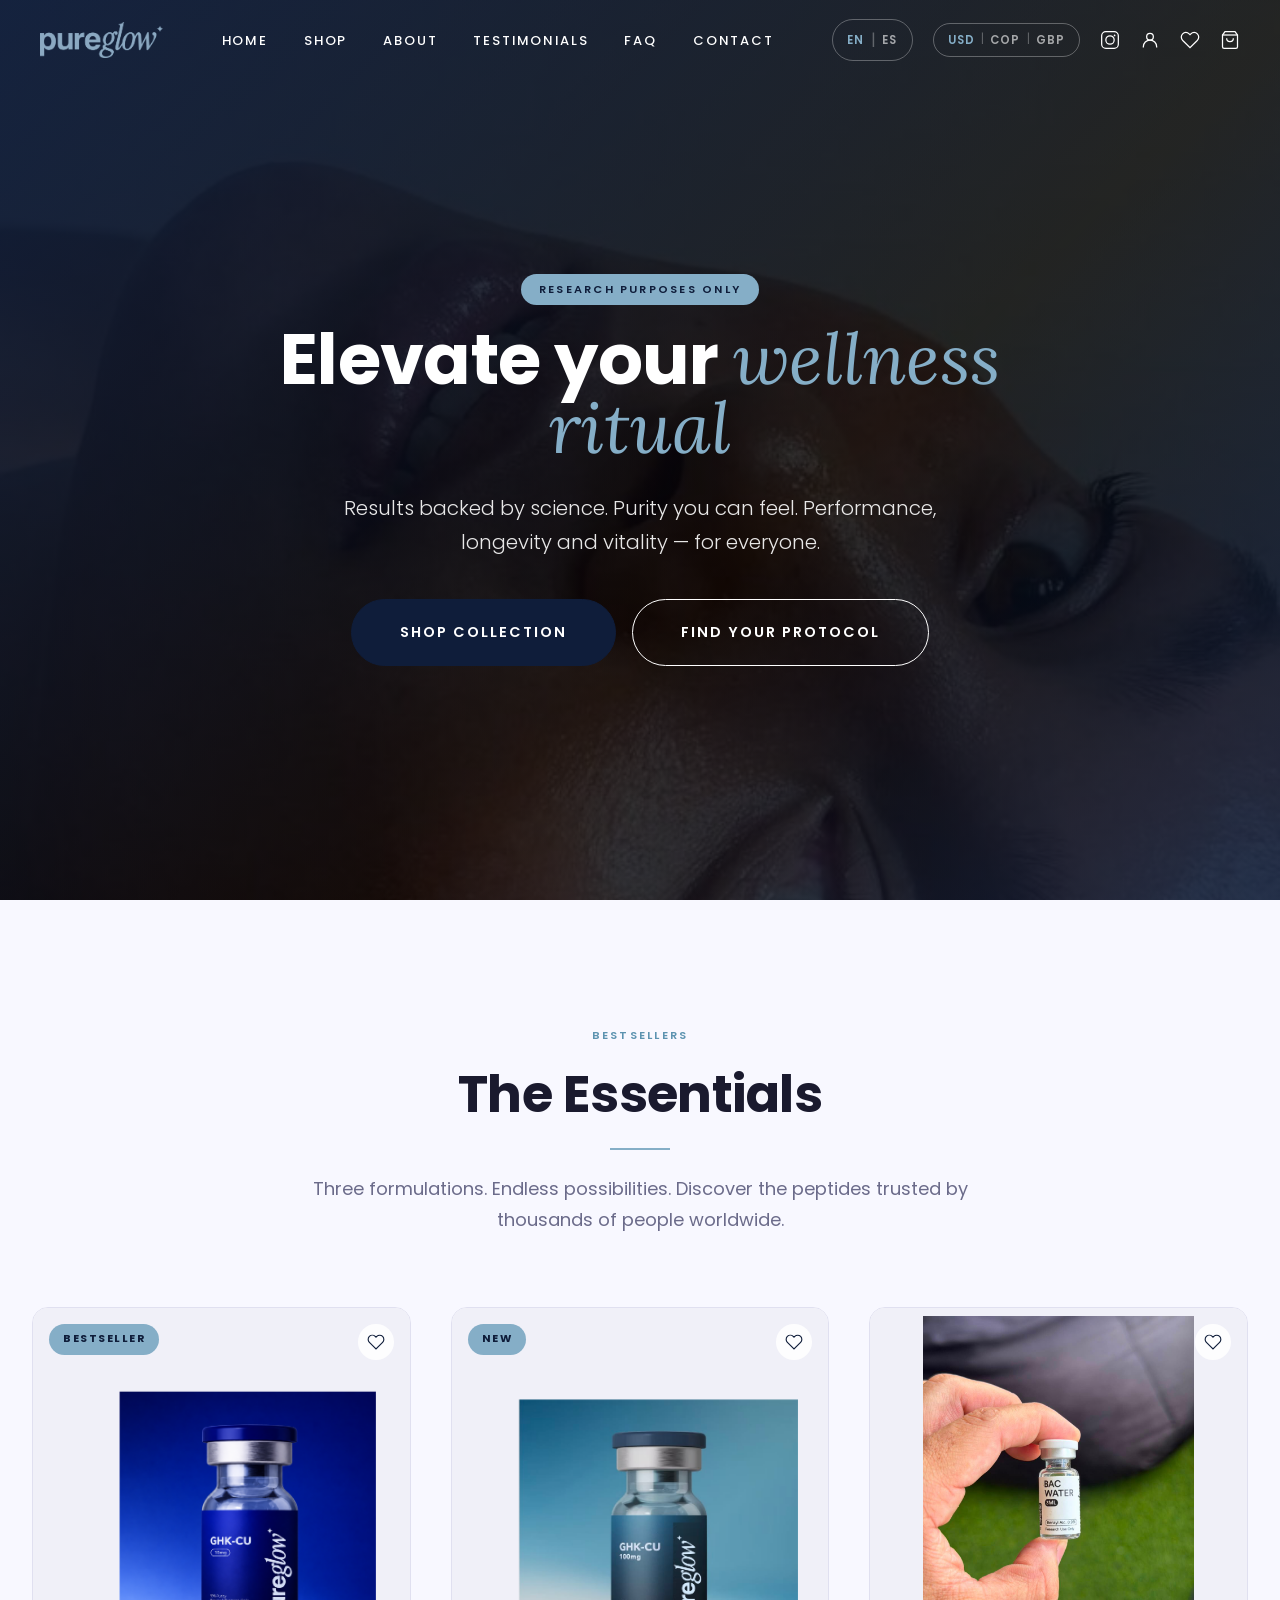
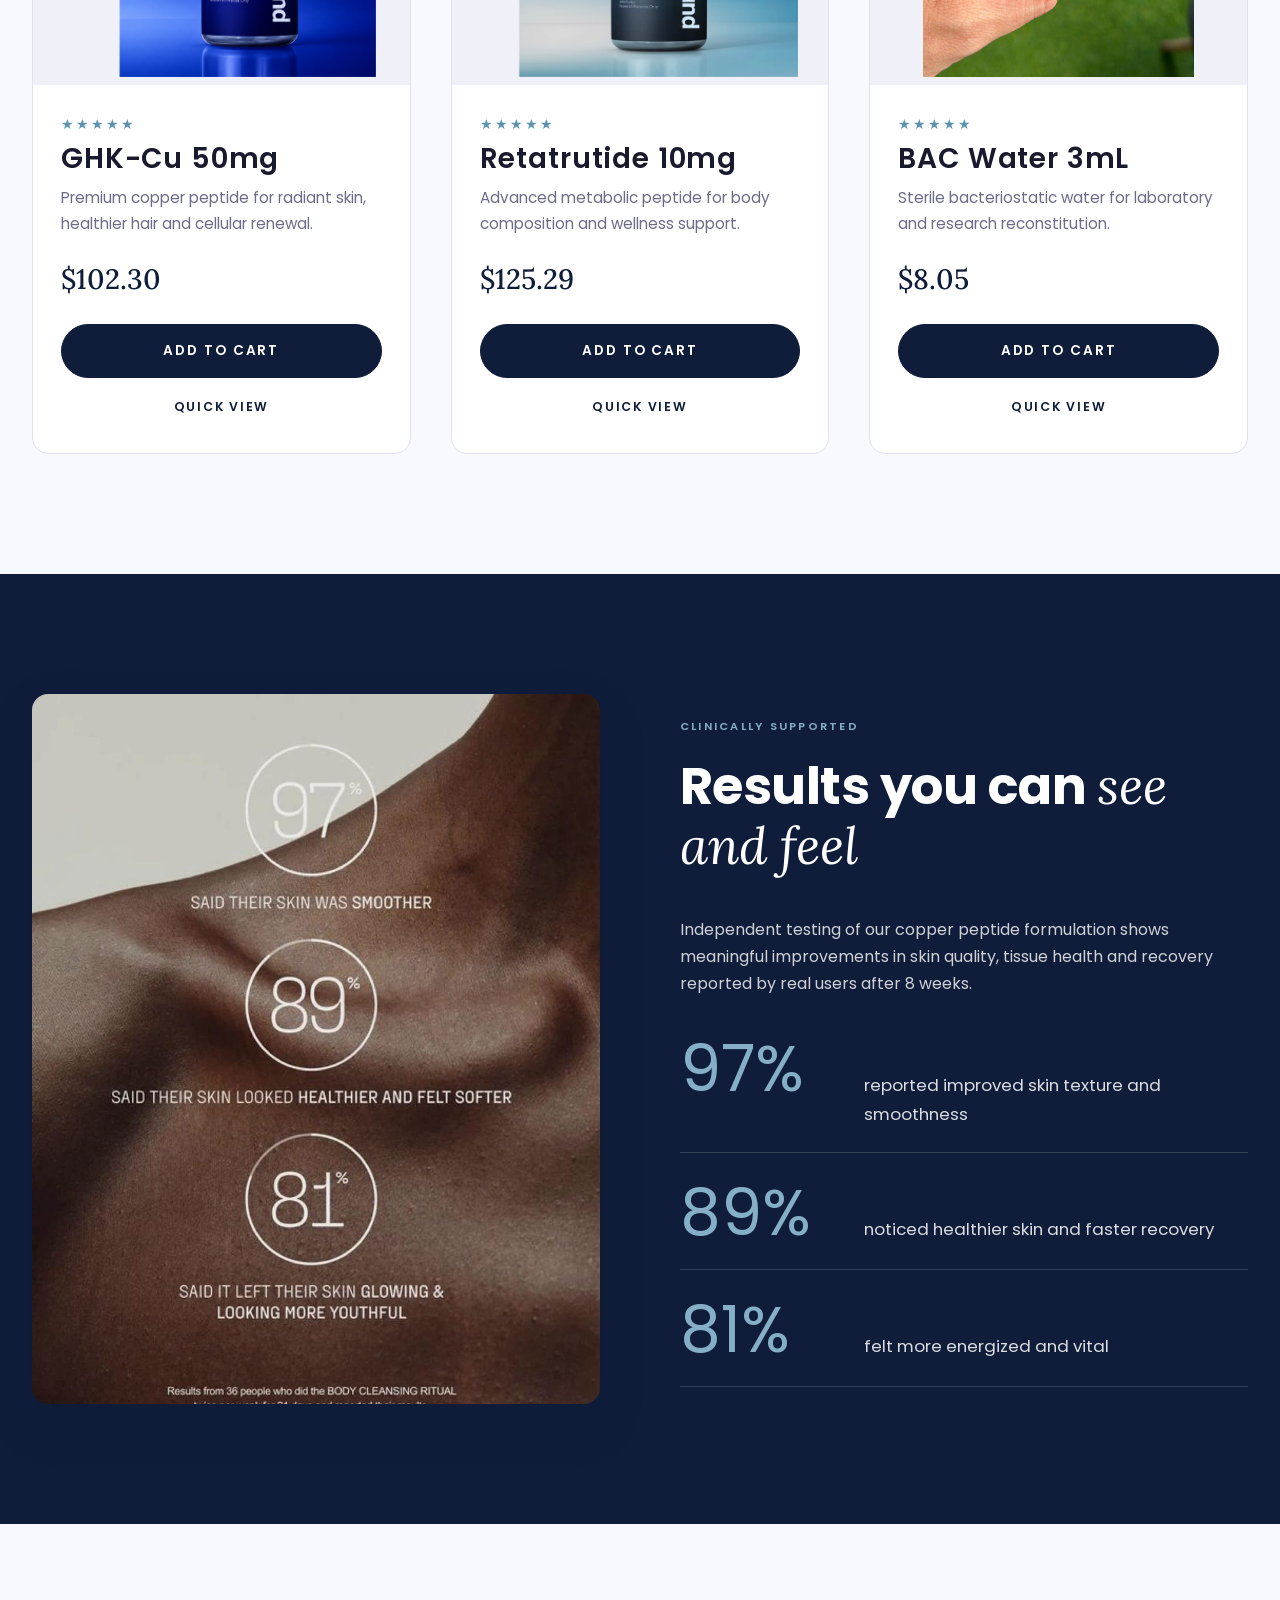
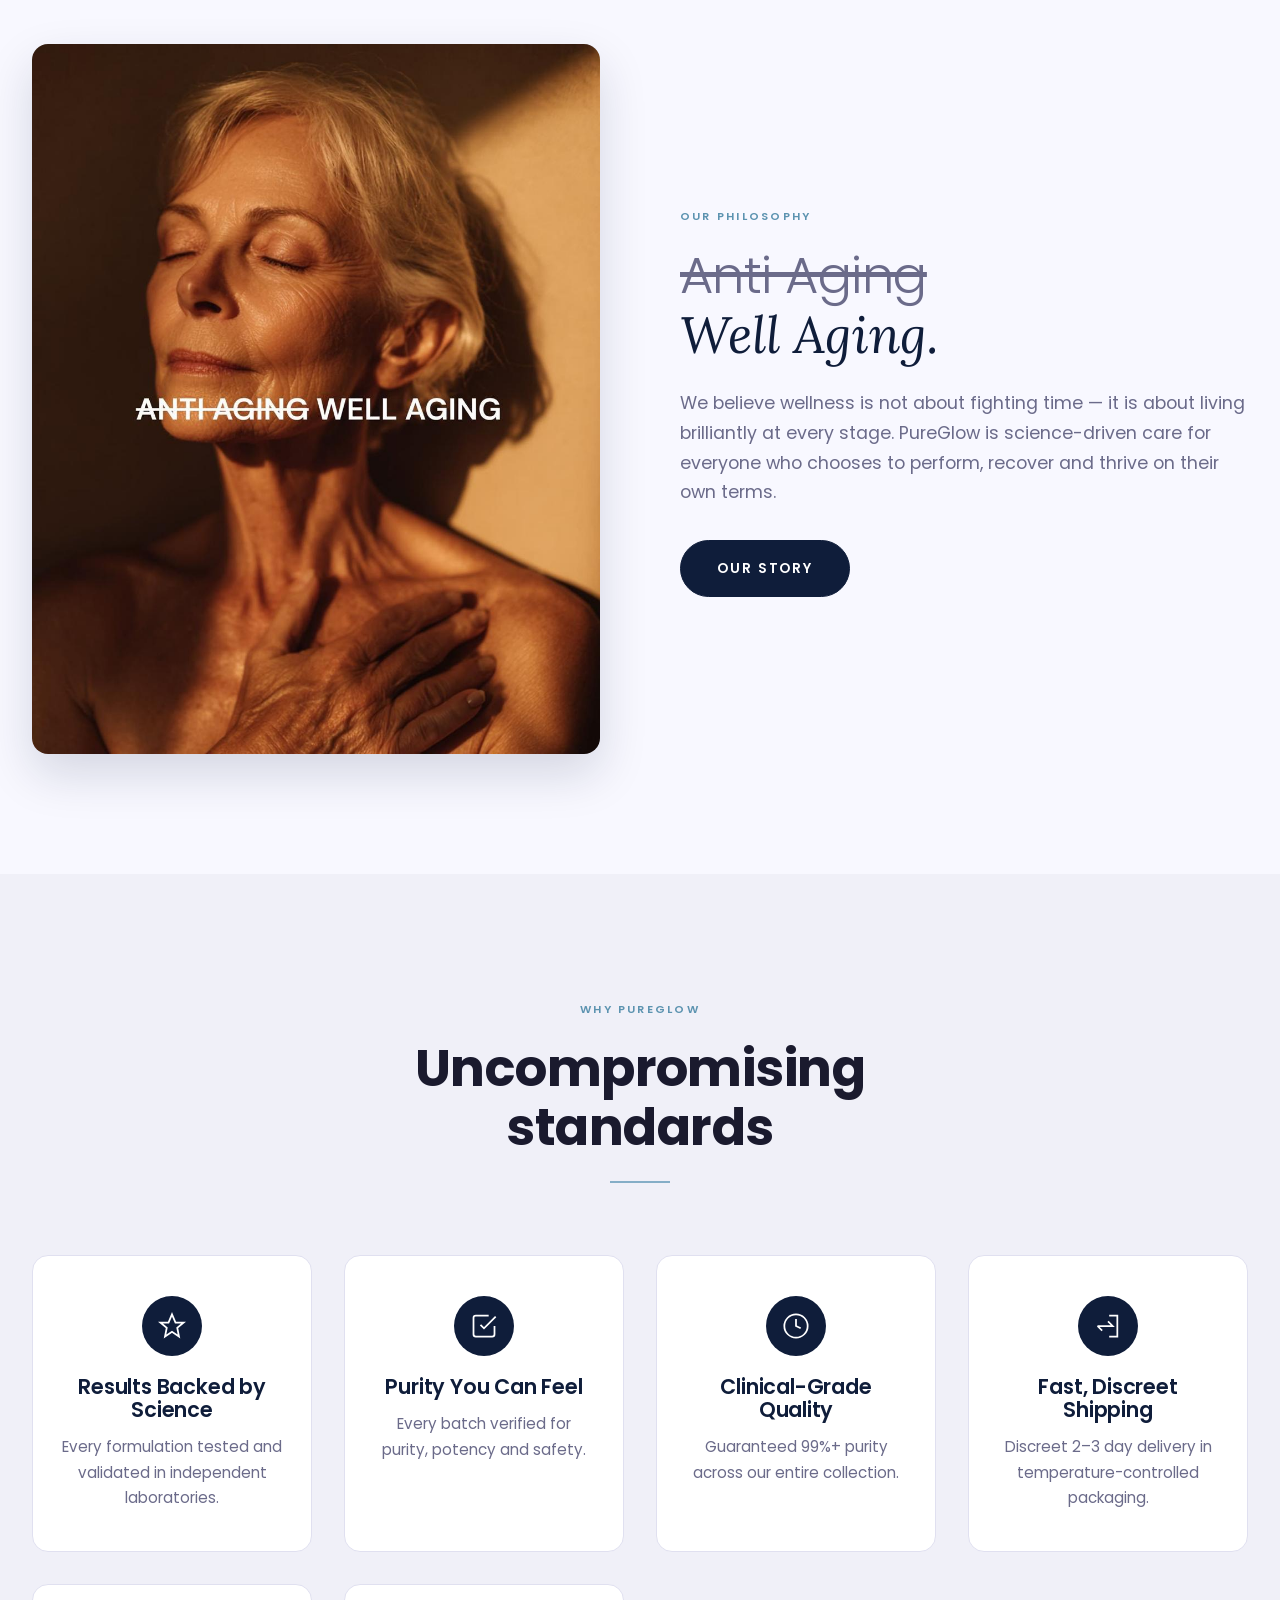
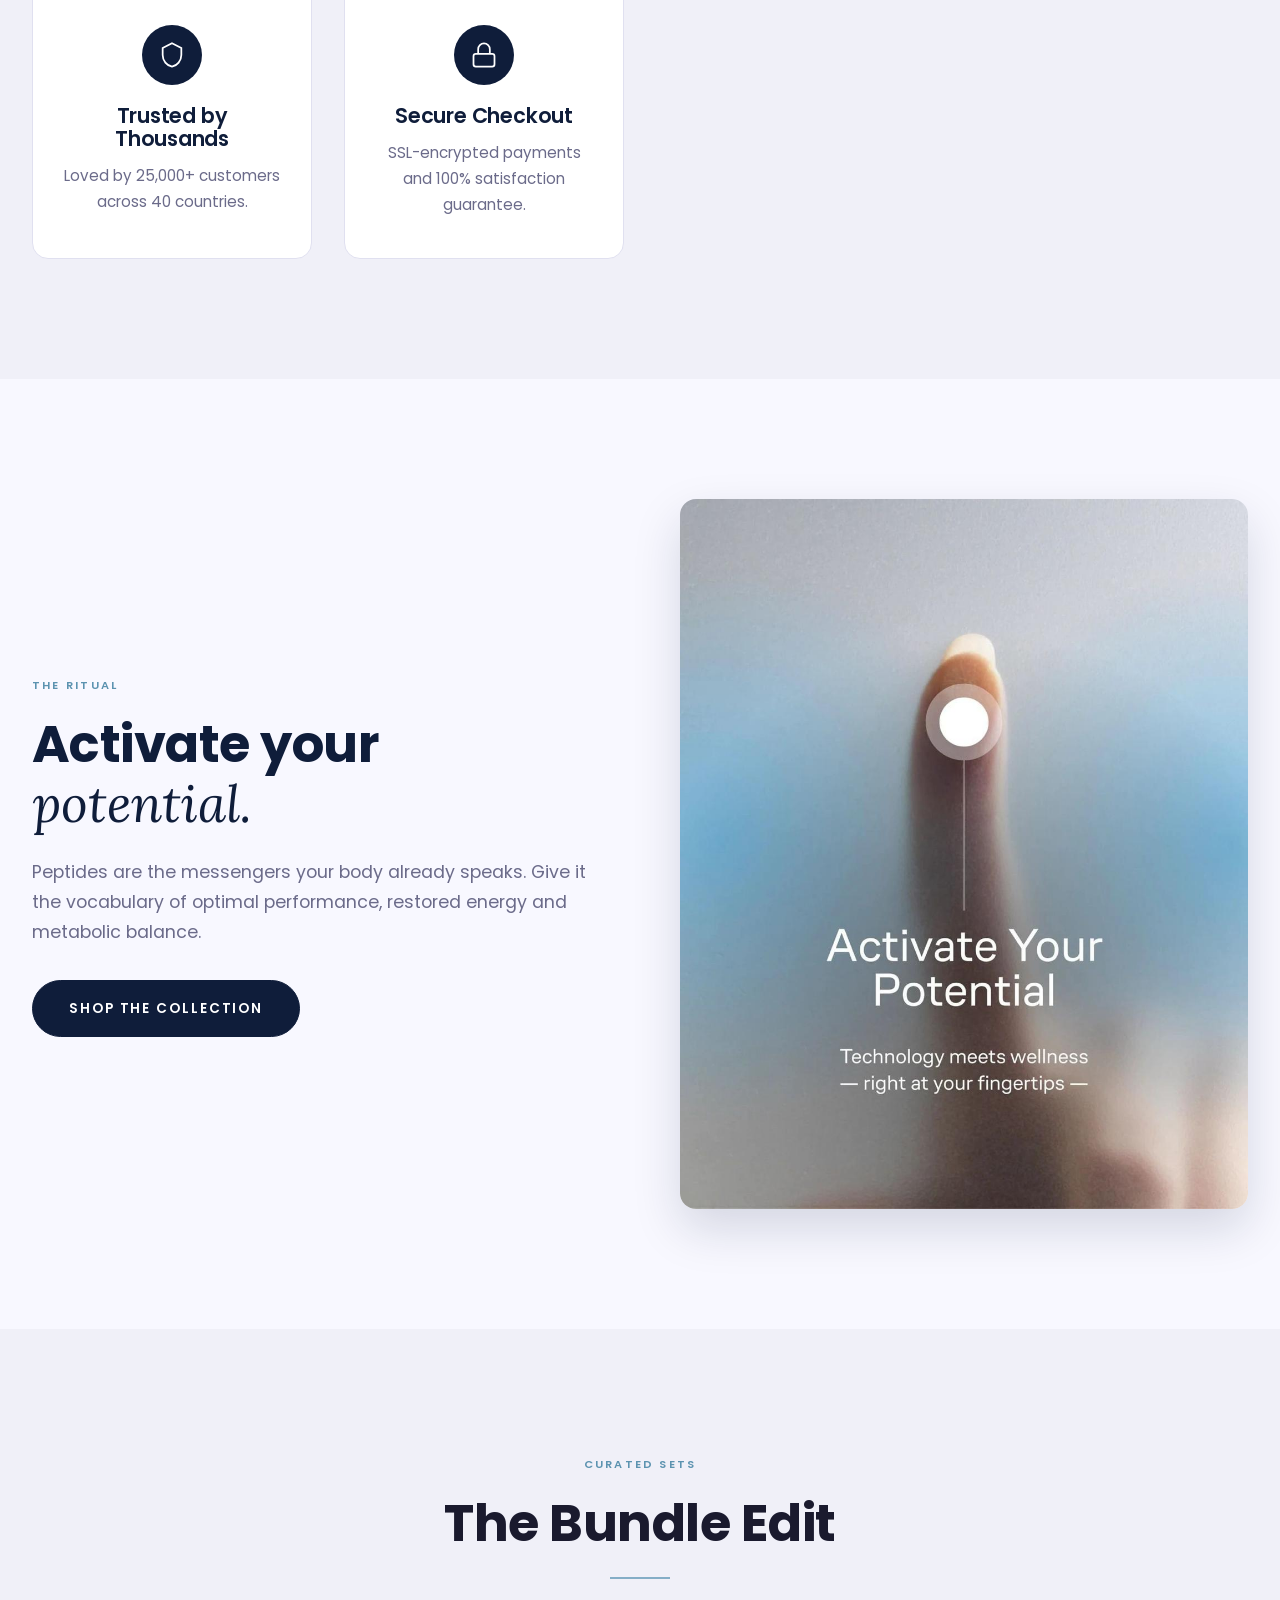
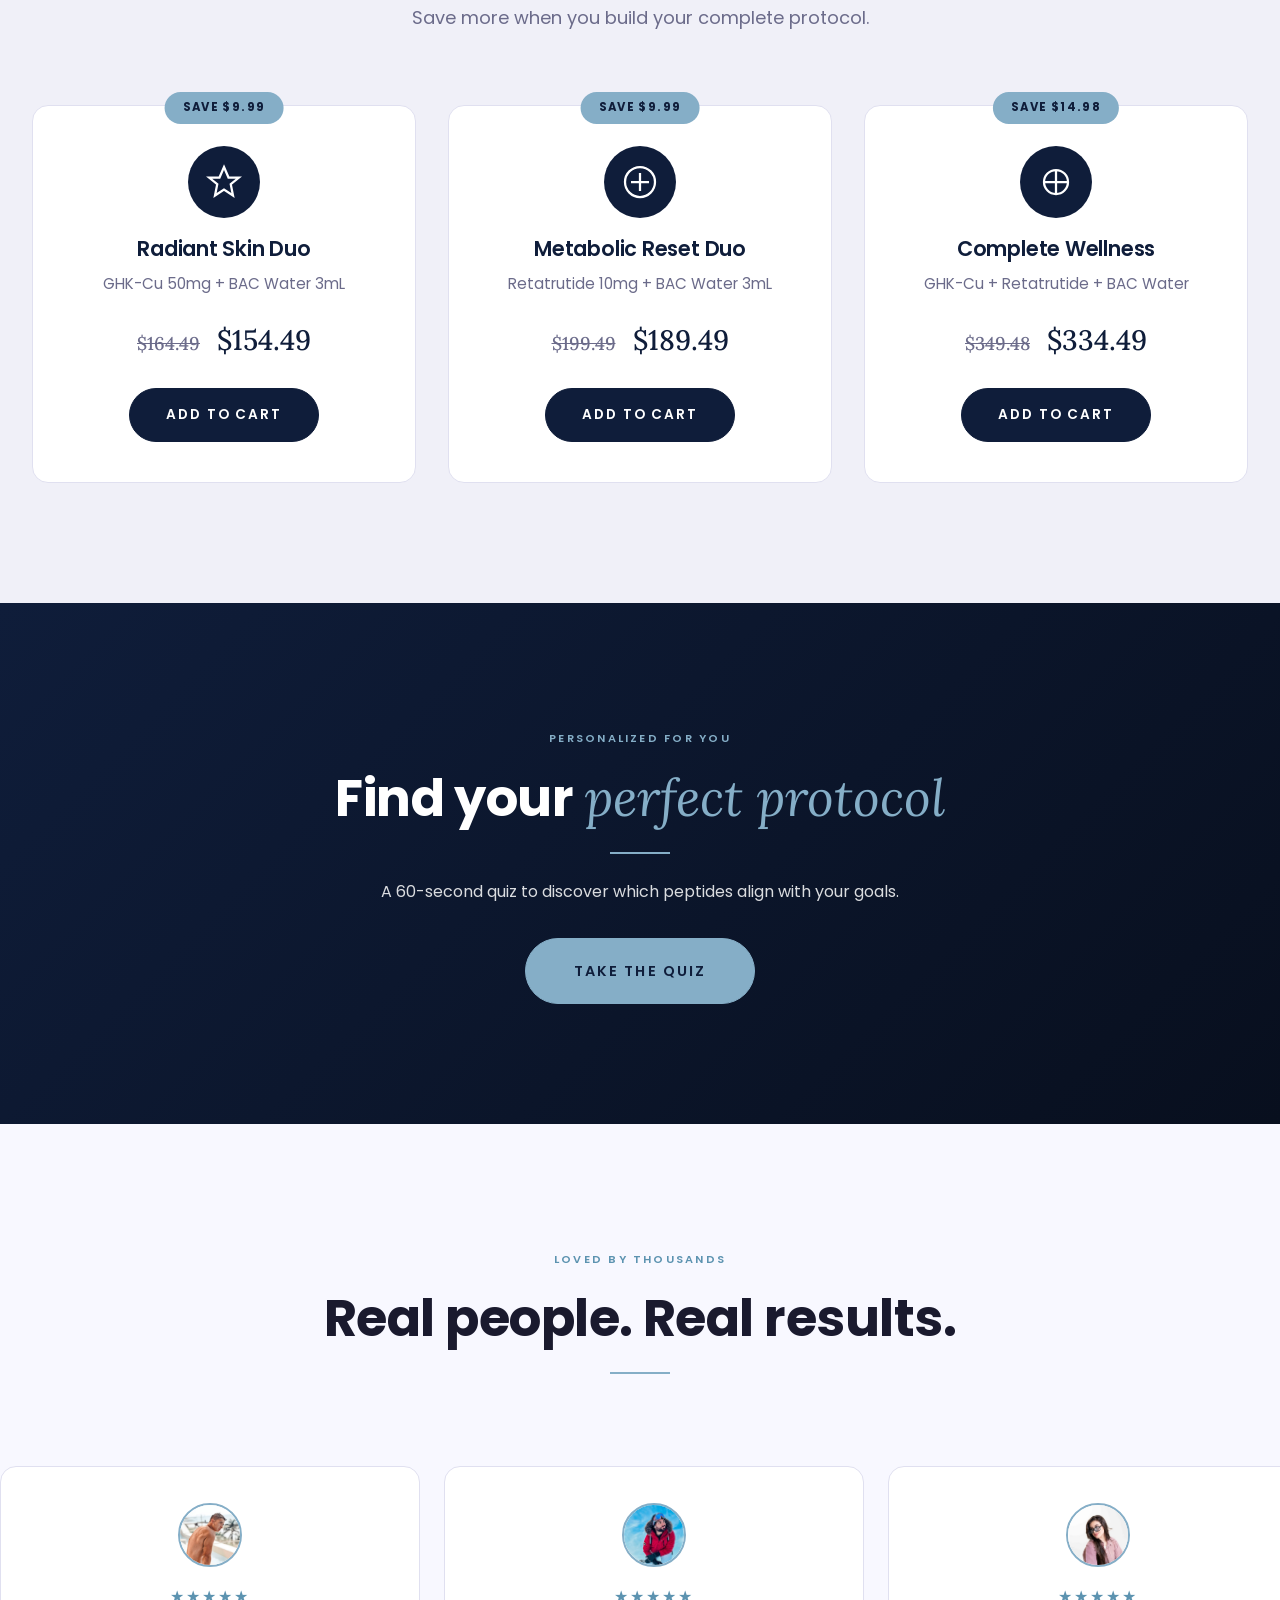
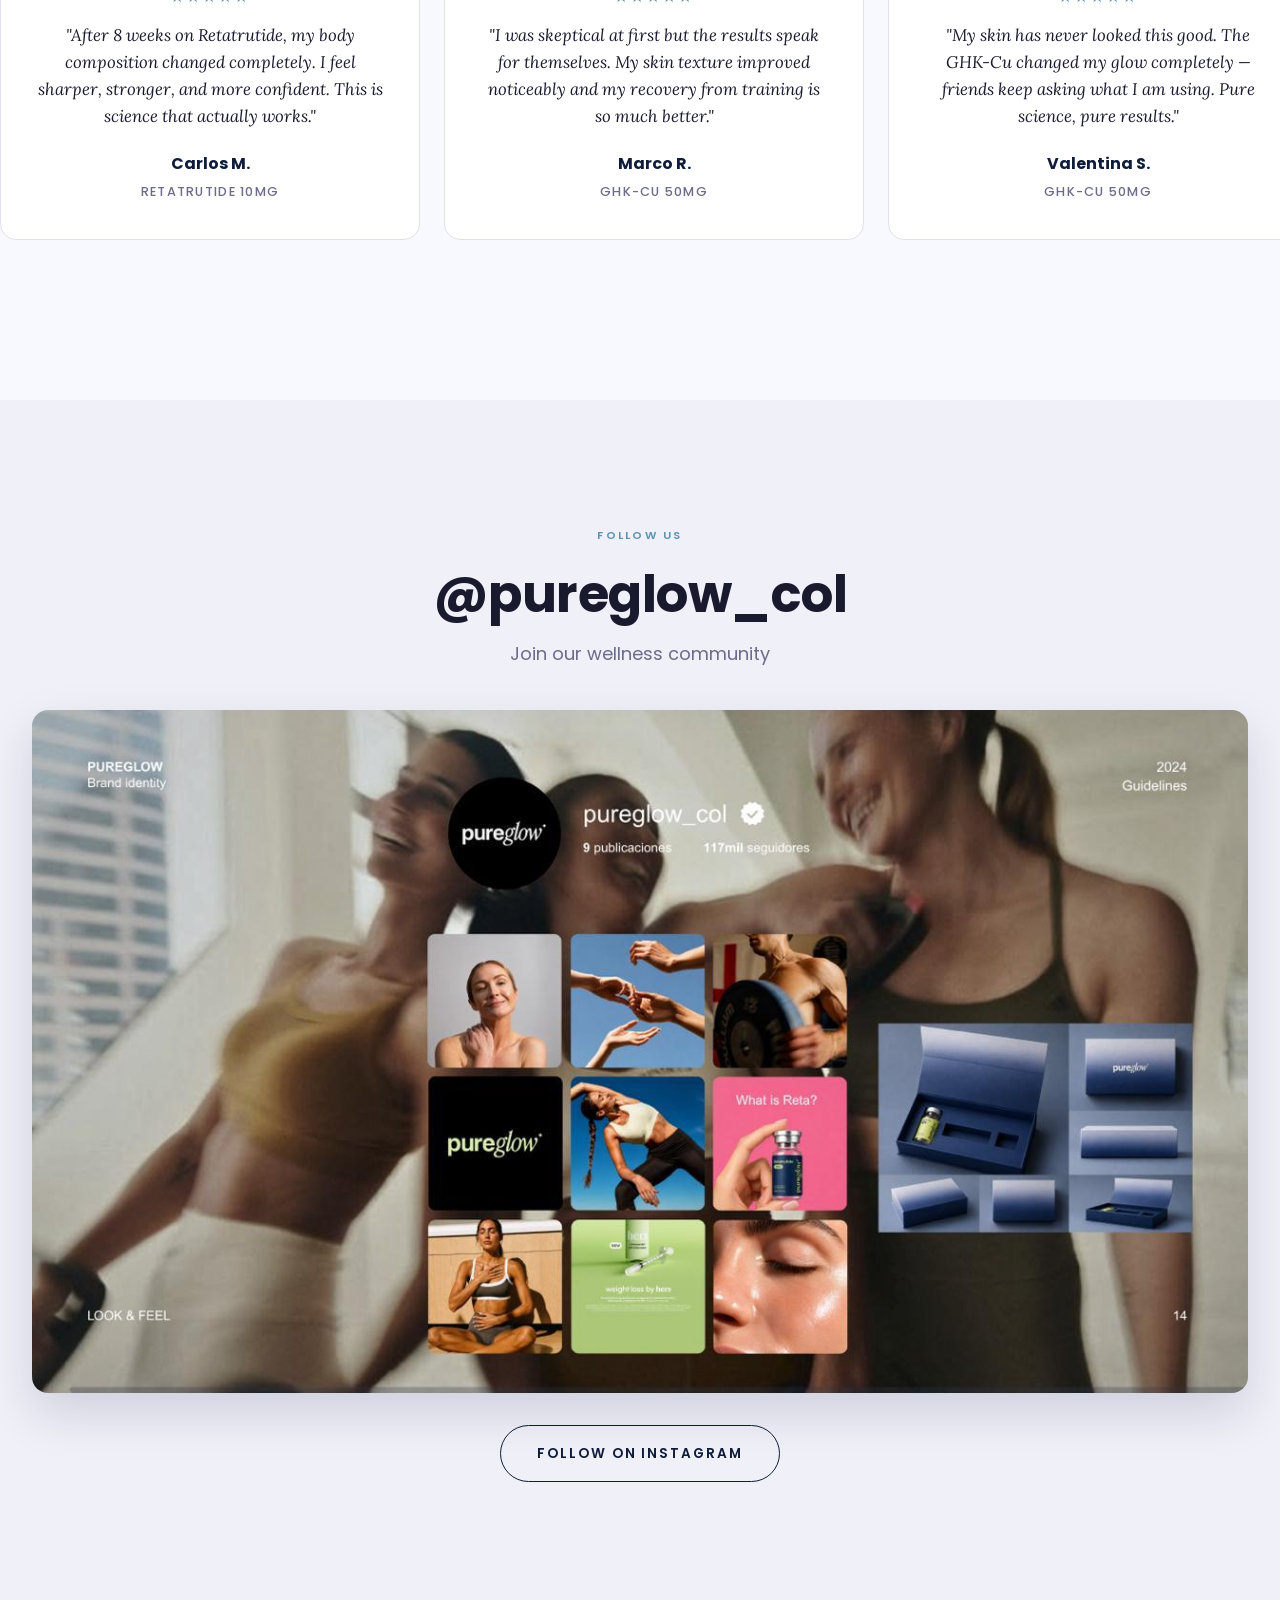
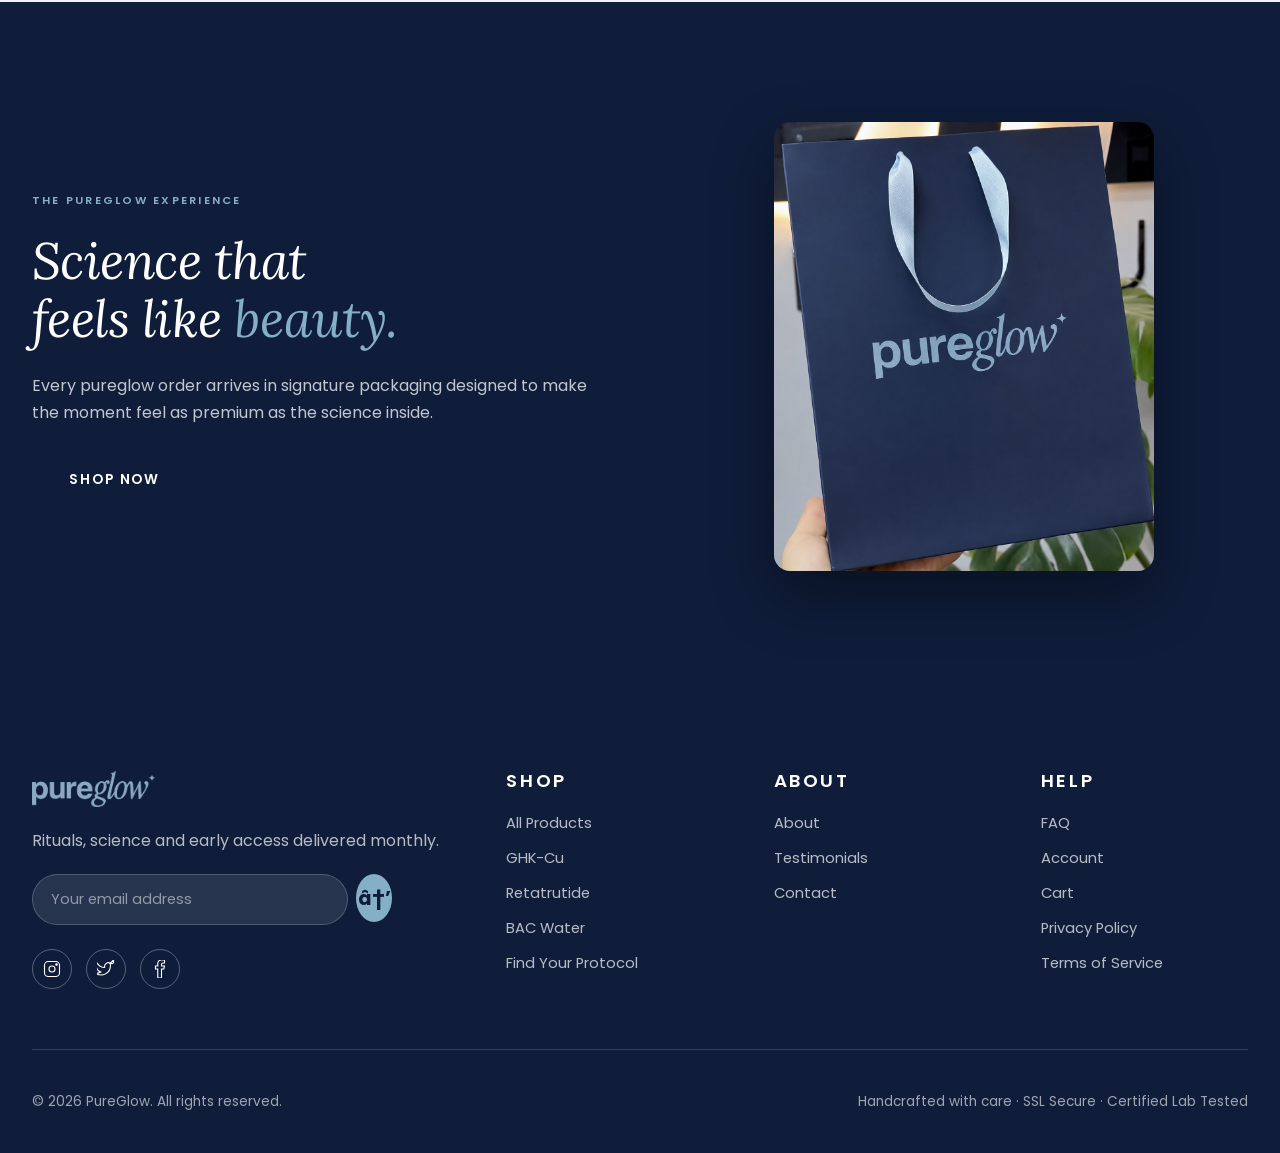
<file: index.html>
<!DOCTYPE html>
<html lang="en">
<head>
<meta charset="UTF-8">
<meta name="viewport" content="width=device-width, initial-scale=1.0">
<title>PureGlow — Research Purposes Only | Well Aging</title>
<meta name="description" content="Premium peptides for skin, longevity and metabolic wellness. Not anti-aging — well aging. Clinical-grade, third-party tested.">
<link rel="stylesheet" href="css/style.css">
</head>
<body>

<!-- NAVIGATION -->
<nav class="nav">
  <div class="nav-inner">
    <a href="index.html" class="nav-logo"><img src="assets/images/logo-blue.png" alt="pureglow" style="height:36px"></a>
    <ul class="nav-menu">
      <li><a href="index.html" data-translate="nav.home">Home</a></li>
      <li><a href="shop.html" data-translate="nav.shop">Shop</a></li>
      <li><a href="about.html" data-translate="nav.about">About</a></li>
      <li><a href="testimonials.html" data-translate="nav.testimonials">Testimonials</a></li>
            <li><a href="faq.html" data-translate="nav.faq">FAQ</a></li>
      <li><a href="contact.html" data-translate="nav.contact">Contact</a></li>
          <li class="mobile-only-nav"><a href="cart.html" data-translate="nav.cart">Cart</a></li>
      <li class="mobile-only-nav" style="border-bottom:none">
        <div class="mobile-nav-controls">
          <div>
            <div class="mobile-controls-label">Language</div>
            <div class="mobile-lang-row">
              <button data-lang="en" class="mobile-ctrl-btn">EN &middot; English</button>
              <button data-lang="es" class="mobile-ctrl-btn">ES &middot; Espa&ntilde;ol</button>
            </div>
          </div>
          <div>
            <div class="mobile-controls-label">Currency</div>
            <div class="mobile-currency-row">
              <button class="currency-btn mobile-ctrl-btn" data-currency="USD">USD</button>
              <button class="currency-btn mobile-ctrl-btn" data-currency="COP">COP</button>
              <button class="currency-btn mobile-ctrl-btn" data-currency="GBP">GBP</button>
            </div>
          </div>
        </div>
      </li>
    </ul>
    <div class="nav-actions">
      <div class="lang-switcher">
        <button data-lang="en">EN</button>
        <span class="sep">|</span>
        <button data-lang="es">ES</button>
      </div>
      <div class="currency-selector">
        <button class="currency-btn active" data-currency="USD">USD</button>
        <span class="sep">|</span>
        <button class="currency-btn" data-currency="COP">COP</button>
        <span class="sep">|</span>
        <button class="currency-btn" data-currency="GBP">GBP</button>
      </div>
      <a href="https://www.instagram.com/pureglow_col/" class="nav-icon" target="_blank" rel="noopener" title="Instagram">
        <svg viewBox="0 0 24 24" width="20" height="20" fill="none" stroke="currentColor" stroke-width="1.5"><rect x="2" y="2" width="20" height="20" rx="5"/><circle cx="12" cy="12" r="5"/><circle cx="17.5" cy="6.5" r="1" fill="currentColor" stroke="none"/></svg>
      </a>
      <a href="account.html" class="nav-icon" title="Account">
        <svg viewBox="0 0 24 24" width="20" height="20" fill="none" stroke="currentColor" stroke-width="1.5"><circle cx="12" cy="8" r="4"/><path d="M4 21v-1a8 8 0 0116 0v1"/></svg>
      </a>
      <a href="#" class="nav-icon" title="Wishlist">
        <svg viewBox="0 0 24 24" width="20" height="20" fill="none" stroke="currentColor" stroke-width="1.5"><path d="M20.84 4.61a5.5 5.5 0 00-7.78 0L12 5.67l-1.06-1.06a5.5 5.5 0 00-7.78 7.78l1.06 1.06L12 21.23l7.78-7.78 1.06-1.06a5.5 5.5 0 000-7.78z"/></svg>
        <span class="cart-badge wishlist-badge" style="display:none">0</span>
      </a>
      <a href="#" class="nav-icon" data-open-cart title="Cart">
        <svg viewBox="0 0 24 24" width="20" height="20" fill="none" stroke="currentColor" stroke-width="1.5"><path d="M6 2L3 6v14a2 2 0 002 2h14a2 2 0 002-2V6l-3-4z"/><line x1="3" y1="6" x2="21" y2="6"/><path d="M16 10a4 4 0 01-8 0"/></svg>
        <span class="cart-badge">0</span>
      </a>
      <button class="hamburger"><span></span><span></span><span></span></button>
    </div>
  </div>
</nav>

<!-- HERO -->
<section class="hero">
  <div class="hero-overlay"></div>
  <div class="hero-content">
    <div class="eyebrow" data-translate="hero.eyebrow">Research Purposes Only</div>
    <h1 data-translate="hero.title">Not Anti-Aging.<br><em>Well Aging.</em></h1>
    <p class="hero-sub" data-translate="hero.sub">Results backed by science. Purity you can feel. Performance, longevity and vitality — for everyone.</p>
    <div class="hero-ctas">
      <a href="shop.html" class="btn btn-primary btn-lg" data-translate="hero.cta1">Shop Now</a>
      <a href="quiz.html" class="btn btn-outline-white btn-lg" data-translate="hero.cta2">Find Your Protocol</a>
    </div>
  </div>
</section>

<!-- FEATURED PRODUCTS -->
<section class="section">
  <div class="container">
    <div class="section-header fade-in">
      <div class="eyebrow" data-translate="featured.eyebrow">Bestsellers</div>
      <h2 data-translate="featured.title">The Essentials</h2>
      <div class="divider"></div>
      <p data-translate="featured.sub">Three formulations. Endless possibilities.</p>
    </div>
    <div class="product-grid">
      <!-- GHK-Cu -->
      <div class="product-card fade-in">
        <div class="product-image">
          <span class="product-badge">BESTSELLER</span>
          <a href="#" class="product-wishlist" data-wishlist="ghkcu">
            <svg viewBox="0 0 24 24" width="18" height="18" fill="none" stroke="currentColor" stroke-width="1.5"><path d="M20.84 4.61a5.5 5.5 0 00-7.78 0L12 5.67l-1.06-1.06a5.5 5.5 0 00-7.78 7.78l1.06 1.06L12 21.23l7.78-7.78 1.06-1.06a5.5 5.5 0 000-7.78z"/></svg>
          </a>
          <img src="assets/images/ghkcu-studio.png" alt="GHK-Cu 50mg">
        </div>
        <div class="product-info">
          <div class="product-rating">★★★★★</div>
          <h3 class="product-title" data-translate="p.ghkcu.name">GHK-Cu 50mg</h3>
          <p class="product-desc" data-translate="p.ghkcu.desc">Premium copper peptide for radiant skin, healthier hair and cellular renewal.</p>
          <div class="product-price" data-usd-price="149.99">$149.99</div>
          <div class="product-actions">
            <button class="btn btn-primary" onclick="Cart.add('ghkcu')" data-translate="p.add">Add to Cart</button>
            <a href="product-ghkcu.html" class="product-quick-view" data-translate="p.quick">Quick View</a>
          </div>
        </div>
      </div>

      <!-- Retatrutide -->
      <div class="product-card fade-in">
        <div class="product-image">
          <span class="product-badge lime">NEW</span>
          <a href="#" class="product-wishlist" data-wishlist="reta">
            <svg viewBox="0 0 24 24" width="18" height="18" fill="none" stroke="currentColor" stroke-width="1.5"><path d="M20.84 4.61a5.5 5.5 0 00-7.78 0L12 5.67l-1.06-1.06a5.5 5.5 0 00-7.78 7.78l1.06 1.06L12 21.23l7.78-7.78 1.06-1.06a5.5 5.5 0 000-7.78z"/></svg>
          </a>
          <img src="assets/images/retatrutide-studio.png" alt="Retatrutide 10mg">
        </div>
        <div class="product-info">
          <div class="product-rating">★★★★★</div>
          <h3 class="product-title" data-translate="p.reta.name">Retatrutide 10mg</h3>
          <p class="product-desc" data-translate="p.reta.desc">Advanced metabolic peptide for body composition and wellness support.</p>
          <div class="product-price" data-usd-price="184.99">$184.99</div>
          <div class="product-actions">
            <button class="btn btn-primary" onclick="Cart.add('reta')" data-translate="p.add">Add to Cart</button>
            <a href="product-retatrutide.html" class="product-quick-view" data-translate="p.quick">Quick View</a>
          </div>
        </div>
      </div>

      <!-- BAC Water -->
      <div class="product-card fade-in">
        <div class="product-image">
          <a href="#" class="product-wishlist" data-wishlist="bac">
            <svg viewBox="0 0 24 24" width="18" height="18" fill="none" stroke="currentColor" stroke-width="1.5"><path d="M20.84 4.61a5.5 5.5 0 00-7.78 0L12 5.67l-1.06-1.06a5.5 5.5 0 00-7.78 7.78l1.06 1.06L12 21.23l7.78-7.78 1.06-1.06a5.5 5.5 0 000-7.78z"/></svg>
          </a>
          <img src="assets/images/bacwater-product.jpg" alt="BAC Water 3mL">
        </div>
        <div class="product-info">
          <div class="product-rating">★★★★★</div>
          <h3 class="product-title" data-translate="p.bac.name">BAC Water 3mL</h3>
          <p class="product-desc" data-translate="p.bac.desc">Sterile bacteriostatic water for laboratory reconstitution.</p>
          <div class="product-price" data-usd-price="14.50">$14.50</div>
          <div class="product-actions">
            <button class="btn btn-primary" onclick="Cart.add('bac')" data-translate="p.add">Add to Cart</button>
            <a href="product-bacwater.html" class="product-quick-view" data-translate="p.quick">Quick View</a>
          </div>
        </div>
      </div>
    </div>
  </div>
</section>

<!-- STATS SECTION (dark navy) -->
<section class="section section-navy">
  <div class="container">
    <div class="stats-layout">
      <div class="stats-image fade-in">
        <img src="assets/images/stats-skin.jpg" alt="Clinical results">
      </div>
      <div class="stats-content fade-in">
        <div class="eyebrow">Clinically Supported</div>
        <h2>Results you can <em>see and feel</em></h2>
        <p>Independent testing of our copper peptide formulation shows meaningful improvements in skin quality, tissue health and recovery reported by real users after 8 weeks.</p>
        <div class="stats-grid">
          <div class="stat"><span class="stat-num">97%</span><p>reported improved skin texture and smoothness</p></div>
          <div class="stat"><span class="stat-num">89%</span><p>noticed healthier skin and faster recovery</p></div>
          <div class="stat"><span class="stat-num">81%</span><p>felt more energized and vital</p></div>
        </div>
      </div>
    </div>
  </div>
</section>

<!-- LIFESTYLE: WELL AGING -->
<section class="section">
  <div class="container">
    <div class="lifestyle-grid">
      <img src="assets/images/lifestyle-wellageing.jpg" class="lifestyle-img fade-in" alt="Well Aging">
      <div class="lifestyle-text fade-in">
        <div class="eyebrow">Our Philosophy</div>
        <h2><span class="strike">Anti Aging</span><br><em>Well Aging.</em></h2>
        <p>We believe wellness is not about fighting time — it is about living brilliantly at every stage. PureGlow is science-driven care for everyone who chooses to perform, recover and thrive on their own terms.</p>
        <a href="about.html" class="btn btn-primary">Our Story</a>
      </div>
    </div>
  </div>
</section>

<!-- WHY CHOOSE US -->
<section class="section section-gray">
  <div class="container">
    <div class="section-header fade-in">
      <div class="eyebrow" data-translate="why.eyebrow">Why PureGlow</div>
      <h2 data-translate="why.title">Uncompromising standards</h2>
      <div class="divider"></div>
    </div>
    <div class="why-grid">
      <div class="why-card fade-in">
        <div class="why-icon"><svg viewBox="0 0 24 24" fill="none" stroke="currentColor"><path d="M12 2l3 7h7l-5.5 4.5L18 21l-6-4-6 4 1.5-7.5L2 9h7z"/></svg></div>
        <h4 data-translate="why.q">Results Backed by Science</h4>
        <p data-translate="why.q.d">Every formulation tested and validated in independent laboratories.</p>
      </div>
      <div class="why-card fade-in">
        <div class="why-icon"><svg viewBox="0 0 24 24" fill="none" stroke="currentColor"><path d="M9 11l3 3L22 4"/><path d="M21 12v7a2 2 0 01-2 2H5a2 2 0 01-2-2V5a2 2 0 012-2h11"/></svg></div>
        <h4 data-translate="why.l">Purity You Can Feel</h4>
        <p data-translate="why.l.d">Every batch verified for purity and potency.</p>
      </div>
      <div class="why-card fade-in">
        <div class="why-icon"><svg viewBox="0 0 24 24" fill="none" stroke="currentColor"><circle cx="12" cy="12" r="10"/><path d="M12 6v6l4 2"/></svg></div>
        <h4 data-translate="why.p">Clinical-Grade Quality</h4>
        <p data-translate="why.p.d">Guaranteed 99%+ purity across our collection.</p>
      </div>
      <div class="why-card fade-in">
        <div class="why-icon"><svg viewBox="0 0 24 24" fill="none" stroke="currentColor"><path d="M3 12h13l-4-4M3 12l4 4M13 3h7v18h-7"/></svg></div>
        <h4 data-translate="why.s">Fast, Discreet Shipping</h4>
        <p data-translate="why.s.d">Discreet 2–3 day delivery, temperature-controlled.</p>
      </div>
      <div class="why-card fade-in">
        <div class="why-icon"><svg viewBox="0 0 24 24" fill="none" stroke="currentColor"><path d="M12 2l8 4v6c0 5-3.5 9-8 10-4.5-1-8-5-8-10V6z"/></svg></div>
        <h4 data-translate="why.t">Trusted by Thousands</h4>
        <p data-translate="why.t.d">Loved by 25,000+ customers across 40 countries.</p>
      </div>
      <div class="why-card fade-in">
        <div class="why-icon"><svg viewBox="0 0 24 24" fill="none" stroke="currentColor"><rect x="3" y="11" width="18" height="11" rx="2"/><path d="M7 11V7a5 5 0 0110 0v4"/></svg></div>
        <h4 data-translate="why.c">Secure Checkout</h4>
        <p data-translate="why.c.d">SSL-encrypted payments and satisfaction guarantee.</p>
      </div>
    </div>
  </div>
</section>

<!-- LIFESTYLE: ACTIVATE -->
<section class="section">
  <div class="container">
    <div class="lifestyle-grid reverse">
      <img src="assets/images/lifestyle-activate.jpg" class="lifestyle-img fade-in" alt="Activate your potential">
      <div class="lifestyle-text fade-in">
        <div class="eyebrow">The Ritual</div>
        <h2>Activate your<br><em>potential.</em></h2>
        <p>Peptides are the messengers your body already speaks. Give it the vocabulary of optimal performance, restored energy and metabolic balance.</p>
        <a href="shop.html" class="btn btn-primary">Shop the Collection</a>
      </div>
    </div>
  </div>
</section>

<!-- BUNDLES -->
<section class="section section-gray">
  <div class="container">
    <div class="section-header fade-in">
      <div class="eyebrow" data-translate="bundles.eyebrow">Curated Sets</div>
      <h2 data-translate="bundles.title">The Bundle Edit</h2>
      <div class="divider"></div>
      <p data-translate="bundles.sub">Save more when you build your complete protocol.</p>
    </div>
    <div class="bundle-grid">
      <div class="bundle-card fade-in">
        <span class="bundle-save"><span data-translate="bundle.save">Save</span> $9.99</span>
        <div class="bundle-icon"><svg viewBox="0 0 24 24" width="36" height="36" fill="none" stroke="currentColor" stroke-width="1.5"><path d="M12 2l3 7h7l-5.5 4.5L18 21l-6-4-6 4 1.5-7.5L2 9h7z"/></svg></div>
        <h4 data-translate="bundle.b1">Radiant Skin Duo</h4>
        <p data-translate="bundle.b1.d">GHK-Cu 50mg + BAC Water 3mL</p>
        <div class="bundle-price"><span class="old">$164.49</span> $154.49</div>
        <button class="btn btn-primary" onclick="Cart.add('bundle1')" data-translate="p.add">Add to Cart</button>
      </div>
      <div class="bundle-card fade-in">
        <span class="bundle-save"><span data-translate="bundle.save">Save</span> $9.99</span>
        <div class="bundle-icon"><svg viewBox="0 0 24 24" width="36" height="36" fill="none" stroke="currentColor" stroke-width="1.5"><circle cx="12" cy="12" r="10"/><path d="M12 6v12M6 12h12"/></svg></div>
        <h4 data-translate="bundle.b2">Metabolic Reset Duo</h4>
        <p data-translate="bundle.b2.d">Retatrutide 10mg + BAC Water 3mL</p>
        <div class="bundle-price"><span class="old">$199.49</span> $189.49</div>
        <button class="btn btn-primary" onclick="Cart.add('bundle2')" data-translate="p.add">Add to Cart</button>
      </div>
      <div class="bundle-card fade-in">
        <span class="bundle-save"><span data-translate="bundle.save">Save</span> $14.98</span>
        <div class="bundle-icon"><svg viewBox="0 0 24 24" width="36" height="36" fill="none" stroke="currentColor" stroke-width="1.5"><path d="M20 12a8 8 0 11-16 0 8 8 0 0116 0z"/><path d="M12 4v16M4 12h16"/></svg></div>
        <h4 data-translate="bundle.b3">Complete Wellness</h4>
        <p data-translate="bundle.b3.d">GHK-Cu + Retatrutide + BAC Water</p>
        <div class="bundle-price"><span class="old">$349.48</span> $334.49</div>
        <button class="btn btn-primary" onclick="Cart.add('bundle3')" data-translate="p.add">Add to Cart</button>
      </div>
    </div>
  </div>
</section>

<!-- QUIZ TEASER -->
<section class="quiz-teaser fade-in">
  <div class="container-narrow">
    <div class="eyebrow" data-translate="quiz.eyebrow">Personalized For You</div>
    <h2 data-translate="quiz.title">Find your <em>perfect protocol</em></h2>
    <div class="divider"></div>
    <p data-translate="quiz.sub">A 60-second quiz to discover which peptides align with your goals.</p>
    <div style="margin-top:32px"><a href="quiz.html" class="btn btn-accent btn-lg" data-translate="quiz.cta">Take the Quiz</a></div>
  </div>
</section>

<!-- TESTIMONIALS -->
<section class="section">
  <div class="container">
    <div class="section-header fade-in">
      <div class="eyebrow" data-translate="testi.eyebrow">Loved By Thousands</div>
      <h2 data-translate="testi.title">Real people. Real results.</h2>
      <div class="divider"></div>
    </div>
  </div>
  <div id="testimonials-scroll" class="testimonials-scroll fade-in"></div>
</section>

<!-- INSTAGRAM -->
<section class="section section-gray">
  <div class="container text-center">
    <div class="section-header fade-in" style="margin-bottom:20px">
      <div class="eyebrow">Follow Us</div>
      <h2>@pureglow_col</h2>
      <p>Join our wellness community</p>
    </div>
    <div class="instagram-preview fade-in">
      <img src="assets/images/instagram-feed.jpg" alt="PureGlow Instagram">
    </div>
    <a href="https://instagram.com/pureglow_col" class="btn btn-outline" style="margin-top:32px" target="_blank" rel="noopener">Follow on Instagram</a>
  </div>
</section>

<!-- BRAND LIFESTYLE -->
<section class="section section-navy">
  <div class="container">
    <div class="brand-lifestyle-layout" style="display:grid;grid-template-columns:1fr 1fr;gap:80px;align-items:center">
      <div>
        <div class="eyebrow" style="color:var(--color-lime)">The pureglow Experience</div>
        <h2 style="color:var(--color-white);font-family:'Lora',serif;font-style:italic;font-weight:400">Science that<br>feels like <em style="color:var(--color-orchid)">beauty.</em></h2>
        <p style="color:rgba(255,255,255,0.75);margin:24px 0">Every pureglow order arrives in signature packaging designed to make the moment feel as premium as the science inside.</p>
        <a href="shop.html" class="btn btn-primary">Shop Now</a>
      </div>
      <div style="display:flex;justify-content:center">
        <img src="assets/images/bag.jpg" alt="pureglow packaging" style="max-width:380px;width:100%;border-radius:16px;box-shadow:0 24px 60px rgba(0,0,0,0.4)">
      </div>
    </div>
  </div>
</section>

<!-- FOOTER -->
<footer class="footer">
  <div class="container">
    <div class="footer-grid">
      <div>
        <div class="footer-logo"><img src="assets/images/logo-blue.png" alt="pureglow" style="height:36px"></div>
        <p data-translate="f.newsletter.sub">Rituals, science and early access delivered monthly.</p>
        <form class="newsletter-form" onsubmit="return submitNewsletter(event)">
          <input type="email" placeholder="Email address" data-translate-placeholder="nl.placeholder" required>
          <button type="submit">â†’</button>
        </form>
        <div class="footer-social">
          <a href="https://www.instagram.com/pureglow_col/" target="_blank" rel="noopener"><svg viewBox="0 0 24 24" width="18" height="18" fill="none" stroke="currentColor" stroke-width="1.5"><rect x="2" y="2" width="20" height="20" rx="5"/><circle cx="12" cy="12" r="4"/><circle cx="18" cy="6" r="1" fill="currentColor"/></svg></a>
          <a href="#"><svg viewBox="0 0 24 24" width="18" height="18" fill="none" stroke="currentColor" stroke-width="1.5"><path d="M22 4s-2 1-4 1c-1-1-3-2-5-1s-3 3-3 5v1c-4 0-8-3-10-6 0 0-4 8 5 12-2 1-4 2-7 2 9 5 20 0 20-11 0-1-1-2 0-3l4-4z"/></svg></a>
          <a href="#"><svg viewBox="0 0 24 24" width="18" height="18" fill="none" stroke="currentColor" stroke-width="1.5"><path d="M9 8h-3v4h3v12h5v-12h3l1-4h-4v-2c0-1 0-2 2-2h2v-4h-4c-3 0-5 1-5 5z"/></svg></a>
        </div>
      </div>
      <div>
        <h5 data-translate="f.shop">Shop</h5>
        <ul>
          <li><a href="shop.html">All Products</a></li>
          <li><a href="product-ghkcu.html">GHK-Cu</a></li>
          <li><a href="product-retatrutide.html">Retatrutide</a></li>
          <li><a href="product-bacwater.html">BAC Water</a></li>
          <li><a href="quiz.html" data-translate="nav.quiz">Find Your Protocol</a></li>
        </ul>
      </div>
      <div>
        <h5 data-translate="f.about">About</h5>
        <ul>
          <li><a href="about.html" data-translate="nav.about">About</a></li>
                    <li><a href="testimonials.html" data-translate="nav.testimonials">Testimonials</a></li>
          <li><a href="contact.html" data-translate="nav.contact">Contact</a></li>
        </ul>
      </div>
      <div>
        <h5 data-translate="f.help">Help</h5>
        <ul>
          <li><a href="faq.html" data-translate="nav.faq">FAQ</a></li>
          <li><a href="account.html" data-translate="nav.account">Account</a></li>
          <li><a href="cart.html" data-translate="nav.cart">Cart</a></li>
          <li><a href="#" data-translate="f.privacy">Privacy Policy</a></li>
          <li><a href="#" data-translate="f.terms">Terms of Service</a></li>
        </ul>
      </div>
    </div>
    <div class="footer-bottom">
      <div data-translate="f.rights">Â© 2026 PureGlow. All rights reserved.</div>
      <div>Handcrafted with care · SSL Secure · Certified Lab Tested</div>
    </div>
  </div>
</footer>

<!-- CART SIDEBAR -->
<div class="cart-overlay"></div>
<aside class="cart-sidebar">
  <div class="cart-header">
    <h3 data-translate="cart.title">Your Bag</h3>
    <button class="cart-close">×</button>
  </div>
  <div class="cart-items"></div>
  <div class="cart-footer">
    <div class="cart-subtotal"><span data-translate="cart.subtotal">Subtotal</span><span class="subtotal-val">$0.00</span></div>
    <div class="cart-subtotal"><span data-translate="cart.shipping">Shipping</span><span data-translate="cart.free">Free</span></div>
    <div class="cart-subtotal total"><span data-translate="cart.total">Total</span><span class="total-val">$0.00</span></div>
    <a href="checkout.html" class="btn btn-primary btn-block" style="margin-top:16px" data-translate="cart.checkout">Checkout</a>
    <a href="cart.html" class="btn btn-outline btn-block" style="margin-top:10px" data-translate="cart.continue">View Cart</a>
  </div>
</aside>

<!-- NEWSLETTER MODAL -->
<div class="modal" id="newsletter-modal">
  <div class="modal-content">
    <button class="modal-close" onclick="closeModal('newsletter-modal')">×</button>
    <div class="eyebrow">— 10% Off —</div>
    <h3 data-translate="nl.title">Join the PureGlow Circle</h3>
    <p data-translate="nl.sub">Sign up for 10% off your first order.</p>
    <form class="modal-form" onsubmit="return submitNewsletter(event)">
      <input type="email" placeholder="Email address" data-translate-placeholder="nl.placeholder" required>
      <button type="submit" class="btn btn-primary btn-block" data-translate="nl.cta">Unlock 10% Off</button>
    </form>
  </div>
</div>

<!-- COOKIE CONSENT -->
<div class="cookie-consent" id="cookie-consent">
  <p data-translate="cookie.text">We use cookies to elevate your experience.</p>
  <button class="btn btn-accent btn-sm" onclick="acceptCookies()" data-translate="cookie.accept">Accept</button>
</div>

<script src="js/translations.js"></script>
<script src="js/currency.js"></script>
<script src="js/cart.js"></script>
<script src="js/main.js"></script>
</body>
</html>
</file>
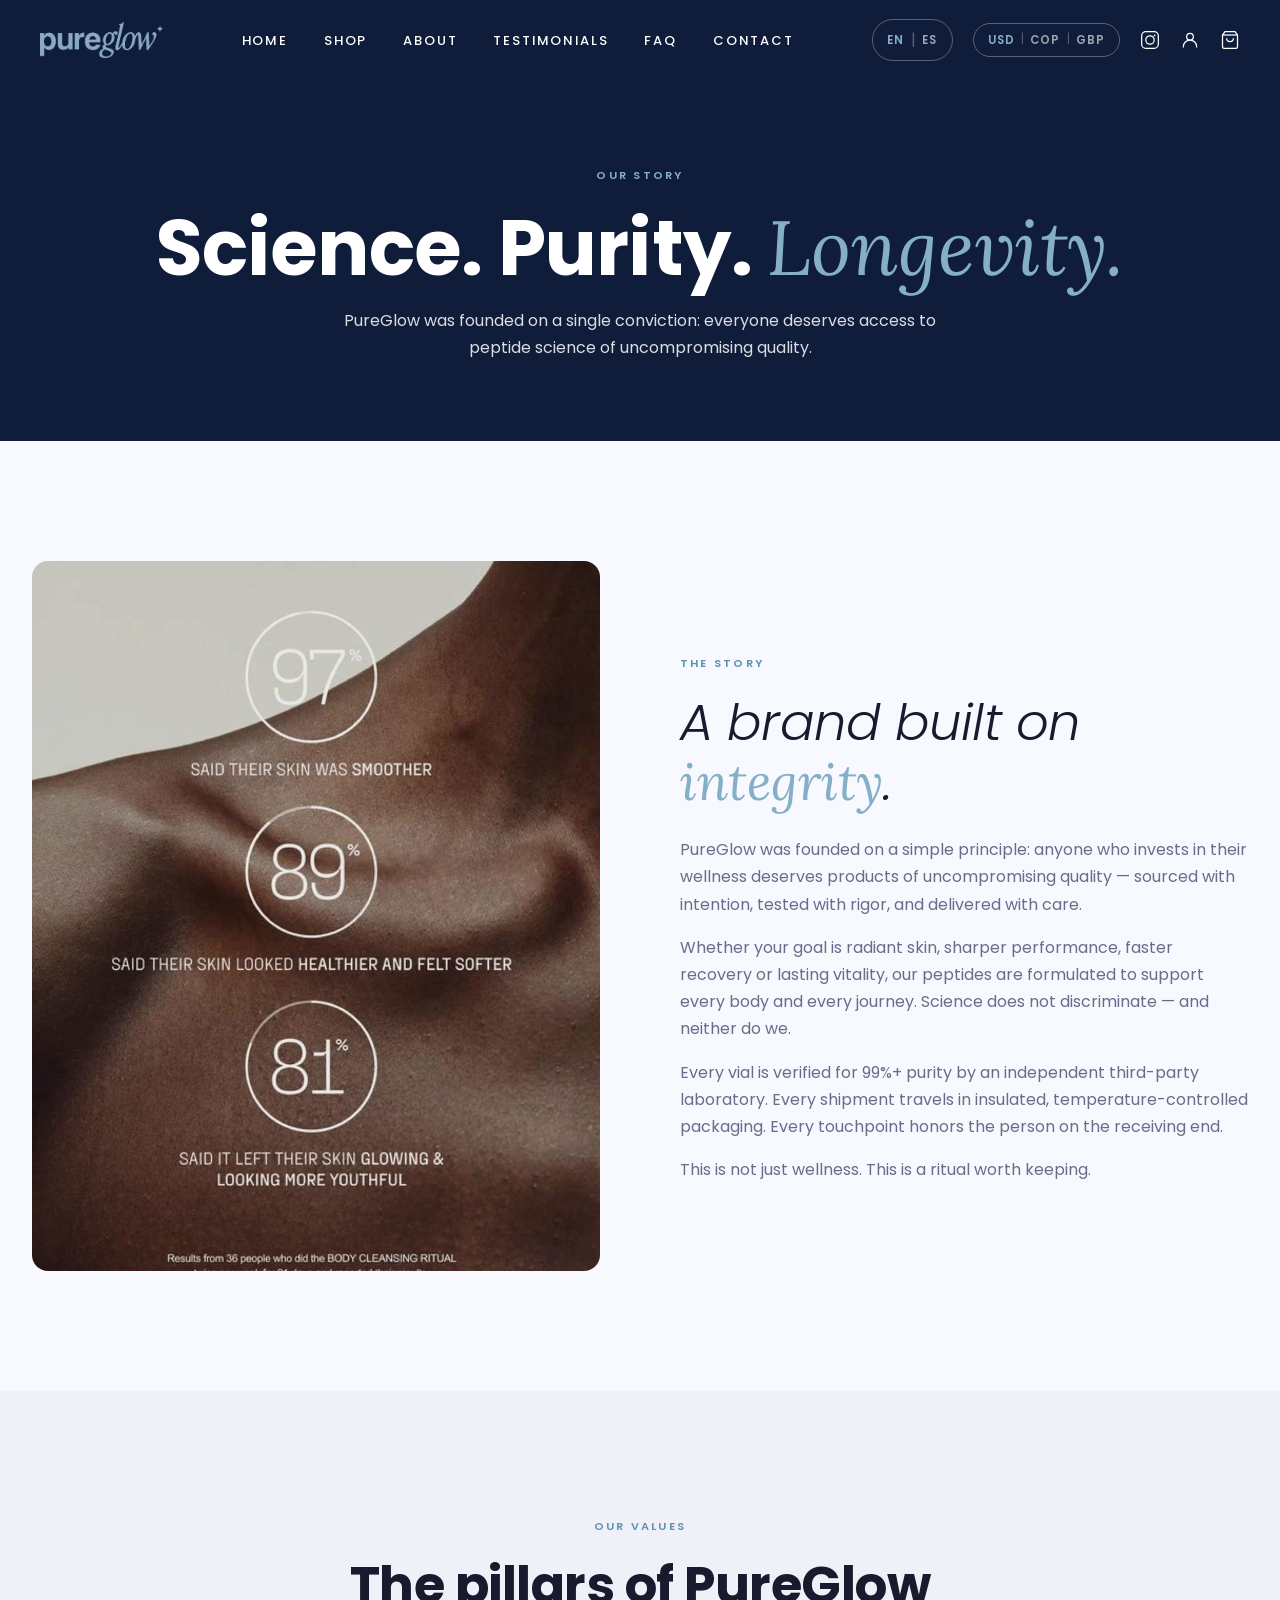
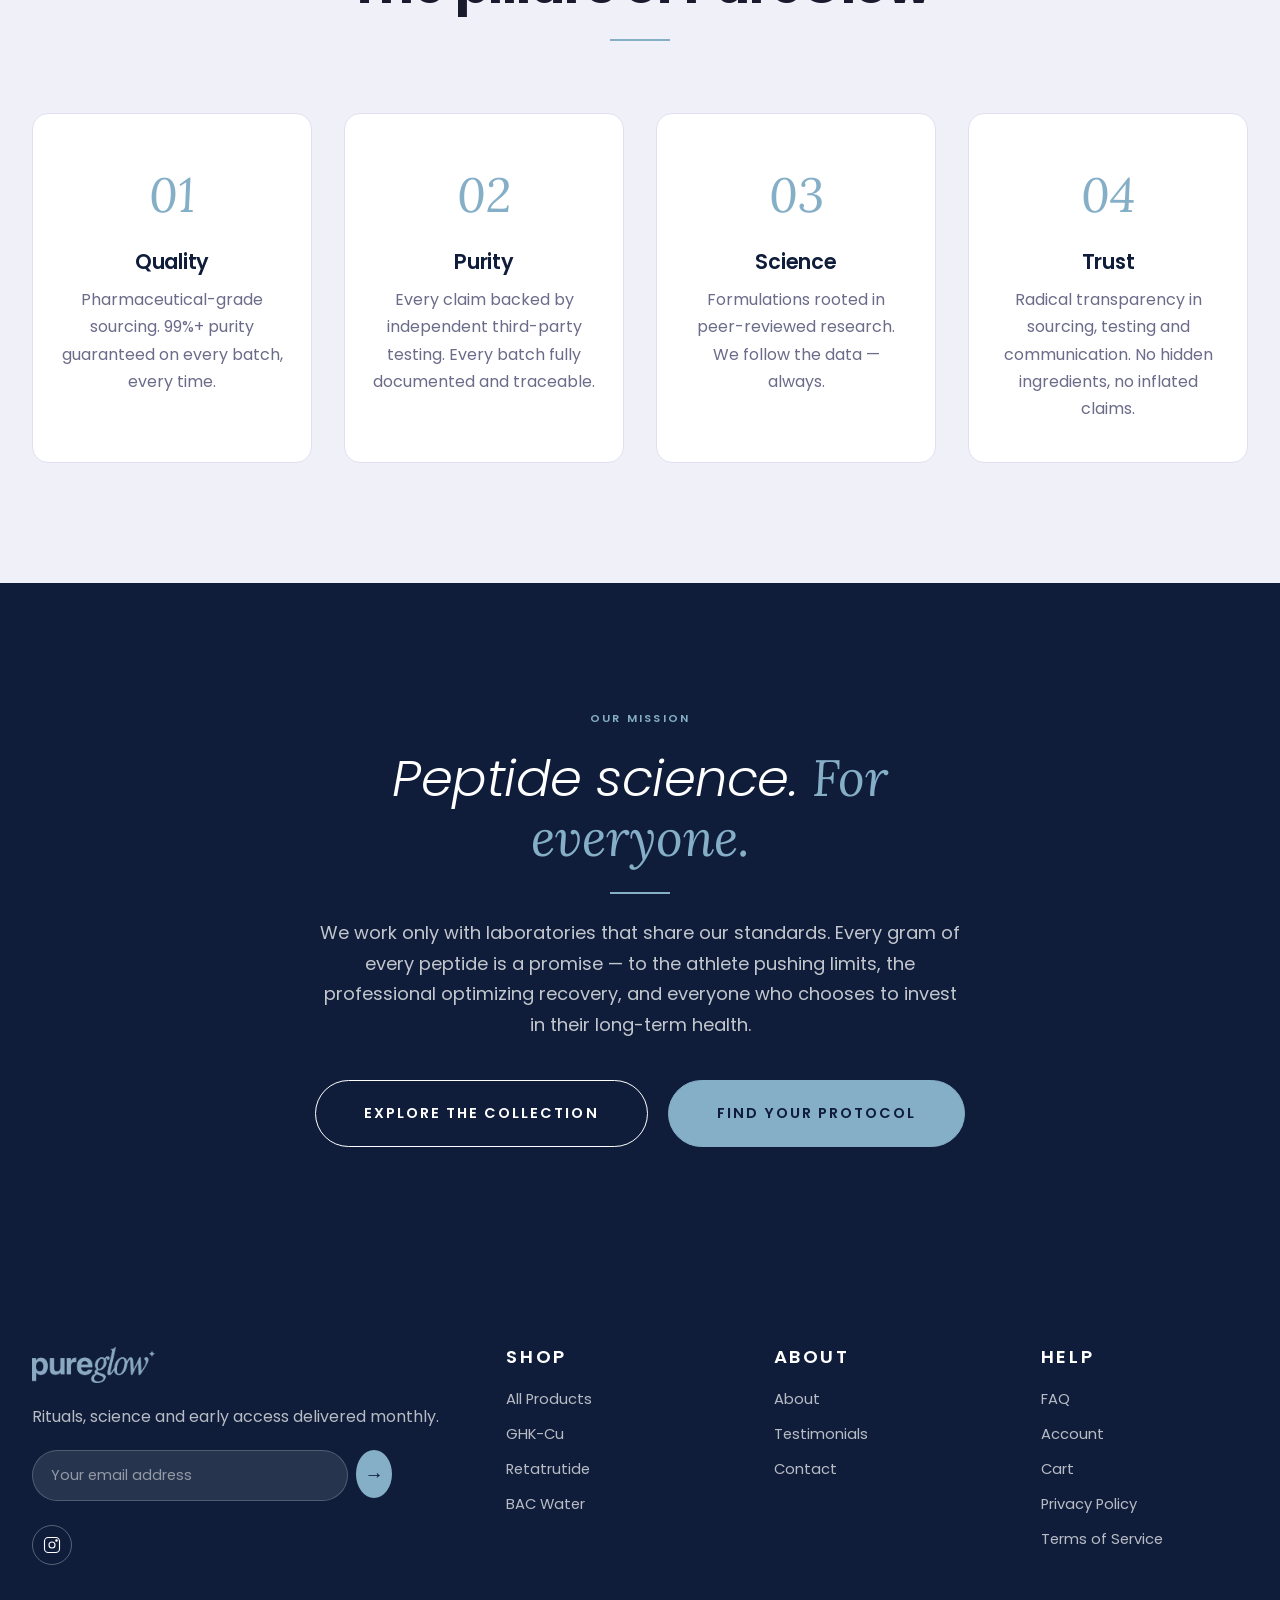
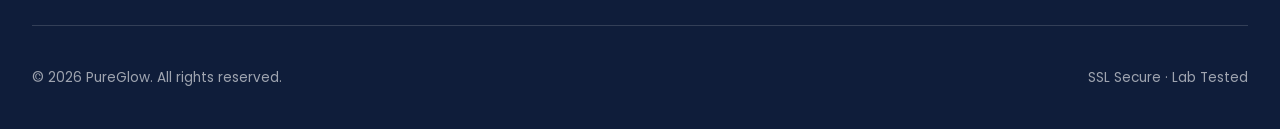
<file: about.html>
<!DOCTYPE html>
<html lang="en">
<head>
<meta charset="UTF-8">
<meta name="viewport" content="width=device-width, initial-scale=1.0">
<title>About — PureGlow</title>
<link rel="stylesheet" href="css/style.css">
</head>
<body>
<nav class="nav">
  <div class="nav-inner">
    <a href="index.html" class="nav-logo"><img src="assets/images/logo-blue.png" alt="pureglow" style="height:36px"></a>
    <ul class="nav-menu">
      <li><a href="index.html" data-translate="nav.home">Home</a></li>
      <li><a href="shop.html" data-translate="nav.shop">Shop</a></li>
      <li><a href="about.html" data-translate="nav.about">About</a></li>
      <li><a href="testimonials.html" data-translate="nav.testimonials">Testimonials</a></li>
      <li><a href="faq.html" data-translate="nav.faq">FAQ</a></li>
      <li><a href="contact.html" data-translate="nav.contact">Contact</a></li>
          <li class="mobile-only-nav"><a href="cart.html" data-translate="nav.cart">Cart</a></li>
      <li class="mobile-only-nav" style="border-bottom:none">
        <div class="mobile-nav-controls">
          <div>
            <div class="mobile-controls-label">Language</div>
            <div class="mobile-lang-row">
              <button data-lang="en" class="mobile-ctrl-btn">EN &middot; English</button>
              <button data-lang="es" class="mobile-ctrl-btn">ES &middot; Espa&ntilde;ol</button>
            </div>
          </div>
          <div>
            <div class="mobile-controls-label">Currency</div>
            <div class="mobile-currency-row">
              <button class="currency-btn mobile-ctrl-btn" data-currency="USD">USD</button>
              <button class="currency-btn mobile-ctrl-btn" data-currency="COP">COP</button>
              <button class="currency-btn mobile-ctrl-btn" data-currency="GBP">GBP</button>
            </div>
          </div>
        </div>
      </li>
    </ul>
    <div class="nav-actions">
      <div class="lang-switcher"><button data-lang="en">EN</button><span class="sep">|</span><button data-lang="es">ES</button></div>
      <div class="currency-selector">
        <button class="currency-btn active" data-currency="USD">USD</button>
        <span class="sep">|</span>
        <button class="currency-btn" data-currency="COP">COP</button>
        <span class="sep">|</span>
        <button class="currency-btn" data-currency="GBP">GBP</button>
      </div>
      <a href="https://www.instagram.com/pureglow_col/" class="nav-icon" target="_blank" rel="noopener" title="Instagram">
        <svg viewBox="0 0 24 24" width="20" height="20" fill="none" stroke="currentColor" stroke-width="1.5"><rect x="2" y="2" width="20" height="20" rx="5"/><circle cx="12" cy="12" r="5"/><circle cx="17.5" cy="6.5" r="1" fill="currentColor" stroke="none"/></svg>
      </a>
      <a href="account.html" class="nav-icon"><svg viewBox="0 0 24 24" width="20" height="20" fill="none" stroke="currentColor" stroke-width="1.5"><circle cx="12" cy="8" r="4"/><path d="M4 21v-1a8 8 0 0116 0v1"/></svg></a>
      <a href="#" class="nav-icon" data-open-cart><svg viewBox="0 0 24 24" width="20" height="20" fill="none" stroke="currentColor" stroke-width="1.5"><path d="M6 2L3 6v14a2 2 0 002 2h14a2 2 0 002-2V6l-3-4z"/><line x1="3" y1="6" x2="21" y2="6"/><path d="M16 10a4 4 0 01-8 0"/></svg><span class="cart-badge">0</span></a>
      <button class="hamburger"><span></span><span></span><span></span></button>
    </div>
  </div>
</nav>

<header class="page-header">
  <div class="container">
    <div class="eyebrow">Our Story</div>
    <h1>Science. Purity. <em>Longevity.</em></h1>
    <p>PureGlow was founded on a single conviction: everyone deserves access to peptide science of uncompromising quality.</p>
  </div>
</header>

<section class="section">
  <div class="container">
    <div class="about-story fade-in" style="display:grid;grid-template-columns:1fr 1fr;gap:80px;align-items:center">
      <div class="about-image" style="aspect-ratio:4/5;background:var(--color-navy);border-radius:16px;background-image:url('assets/images/stats-skin.jpg');background-size:cover;background-position:center"></div>
      <div>
        <div class="eyebrow">The Story</div>
        <h2 style="font-style:italic;font-weight:300;margin-bottom:24px">A brand built on <em style="color:var(--color-orchid)">integrity</em>.</h2>
        <p style="margin-bottom:16px">PureGlow was founded on a simple principle: anyone who invests in their wellness deserves products of uncompromising quality — sourced with intention, tested with rigor, and delivered with care.</p>
        <p style="margin-bottom:16px">Whether your goal is radiant skin, sharper performance, faster recovery or lasting vitality, our peptides are formulated to support every body and every journey. Science does not discriminate — and neither do we.</p>
        <p style="margin-bottom:16px">Every vial is verified for 99%+ purity by an independent third-party laboratory. Every shipment travels in insulated, temperature-controlled packaging. Every touchpoint honors the person on the receiving end.</p>
        <p>This is not just wellness. This is a ritual worth keeping.</p>
      </div>
    </div>
  </div>
</section>

<section class="section" style="background:var(--color-gray)">
  <div class="container">
    <div class="section-header fade-in">
      <div class="eyebrow">Our Values</div>
      <h2>The pillars of PureGlow</h2>
      <div class="divider"></div>
    </div>
    <div class="values-grid" style="display:grid;grid-template-columns:repeat(auto-fit,minmax(240px,1fr));gap:32px">
      <div class="value-item fade-in" style="background:var(--color-white);padding:40px 28px;border-radius:16px;border:1px solid var(--color-border);text-align:center">
        <div class="num" style="font-family:var(--font-serif);font-size:3rem;color:var(--color-orchid);font-style:italic;margin-bottom:16px">01</div>
        <h4 style="font-family:var(--font-heading);color:var(--color-navy);margin-bottom:12px">Quality</h4>
        <p>Pharmaceutical-grade sourcing. 99%+ purity guaranteed on every batch, every time.</p>
      </div>
      <div class="value-item fade-in" style="background:var(--color-white);padding:40px 28px;border-radius:16px;border:1px solid var(--color-border);text-align:center">
        <div class="num" style="font-family:var(--font-serif);font-size:3rem;color:var(--color-orchid);font-style:italic;margin-bottom:16px">02</div>
        <h4 style="font-family:var(--font-heading);color:var(--color-navy);margin-bottom:12px">Purity</h4>
        <p>Every claim backed by independent third-party testing. Every batch fully documented and traceable.</p>
      </div>
      <div class="value-item fade-in" style="background:var(--color-white);padding:40px 28px;border-radius:16px;border:1px solid var(--color-border);text-align:center">
        <div class="num" style="font-family:var(--font-serif);font-size:3rem;color:var(--color-orchid);font-style:italic;margin-bottom:16px">03</div>
        <h4 style="font-family:var(--font-heading);color:var(--color-navy);margin-bottom:12px">Science</h4>
        <p>Formulations rooted in peer-reviewed research. We follow the data — always.</p>
      </div>
      <div class="value-item fade-in" style="background:var(--color-white);padding:40px 28px;border-radius:16px;border:1px solid var(--color-border);text-align:center">
        <div class="num" style="font-family:var(--font-serif);font-size:3rem;color:var(--color-orchid);font-style:italic;margin-bottom:16px">04</div>
        <h4 style="font-family:var(--font-heading);color:var(--color-navy);margin-bottom:12px">Trust</h4>
        <p>Radical transparency in sourcing, testing and communication. No hidden ingredients, no inflated claims.</p>
      </div>
    </div>
  </div>
</section>

<section class="section section-navy">
  <div class="container text-center fade-in">
    <div class="eyebrow" style="color:var(--color-lime)">Our Mission</div>
    <h2 style="color:var(--color-white);font-style:italic;font-weight:300;max-width:720px;margin:0 auto 24px">Peptide science. <em style="color:var(--color-orchid)">For everyone.</em></h2>
    <div class="divider"></div>
    <p style="color:rgba(255,255,255,0.75);font-size:1.125rem;max-width:640px;margin:0 auto 40px">We work only with laboratories that share our standards. Every gram of every peptide is a promise — to the athlete pushing limits, the professional optimizing recovery, and everyone who chooses to invest in their long-term health.</p>
    <div style="display:flex;gap:20px;justify-content:center;flex-wrap:wrap">
      <a href="shop.html" class="btn btn-outline-white btn-lg">Explore the Collection</a>
      <a href="quiz.html" class="btn btn-accent btn-lg">Find Your Protocol</a>
    </div>
  </div>
</section>

<footer class="footer">
  <div class="container">
    <div class="footer-grid">
      <div>
        <div class="footer-logo"><img src="assets/images/logo-blue.png" alt="pureglow" style="height:36px"></div>
        <p data-translate="f.newsletter.sub">Rituals, science and early access delivered monthly.</p>
        <form class="newsletter-form" onsubmit="return submitNewsletter(event)"><input type="email" placeholder="Email address" data-translate-placeholder="nl.placeholder" required><button type="submit">&#8594;</button></form>
        <div class="footer-social">
          <a href="https://www.instagram.com/pureglow_col/" target="_blank" rel="noopener"><svg viewBox="0 0 24 24" width="18" height="18" fill="none" stroke="currentColor" stroke-width="1.5"><rect x="2" y="2" width="20" height="20" rx="5"/><circle cx="12" cy="12" r="4"/><circle cx="18" cy="6" r="1" fill="currentColor"/></svg></a>
        </div>
      </div>
      <div><h5 data-translate="f.shop">Shop</h5><ul><li><a href="shop.html">All Products</a></li><li><a href="product-ghkcu.html">GHK-Cu</a></li><li><a href="product-retatrutide.html">Retatrutide</a></li><li><a href="product-bacwater.html">BAC Water</a></li></ul></div>
      <div><h5 data-translate="f.about">About</h5><ul><li><a href="about.html" data-translate="nav.about">About</a></li><li><a href="testimonials.html" data-translate="nav.testimonials">Testimonials</a></li><li><a href="contact.html" data-translate="nav.contact">Contact</a></li></ul></div>
      <div><h5 data-translate="f.help">Help</h5><ul><li><a href="faq.html" data-translate="nav.faq">FAQ</a></li><li><a href="account.html" data-translate="nav.account">Account</a></li><li><a href="cart.html" data-translate="nav.cart">Cart</a></li><li><a href="#" data-translate="f.privacy">Privacy Policy</a></li><li><a href="#" data-translate="f.terms">Terms of Service</a></li></ul></div>
    </div>
    <div class="footer-bottom"><div data-translate="f.rights">&#169; 2026 PureGlow. All rights reserved.</div><div>SSL Secure · Lab Tested</div></div>
  </div>
</footer>

<div class="cart-overlay"></div>
<aside class="cart-sidebar">
  <div class="cart-header"><h3 data-translate="cart.title">Your Bag</h3><button class="cart-close">&#215;</button></div>
  <div class="cart-items"></div>
  <div class="cart-footer">
    <div class="cart-subtotal"><span data-translate="cart.subtotal">Subtotal</span><span class="subtotal-val">$0.00</span></div>
    <div class="cart-subtotal total"><span data-translate="cart.total">Total</span><span class="total-val">$0.00</span></div>
    <a href="checkout.html" class="btn btn-primary btn-block" style="margin-top:16px" data-translate="cart.checkout">Checkout</a>
  </div>
</aside>

<div class="cookie-consent" id="cookie-consent"><p data-translate="cookie.text">We use cookies to elevate your experience.</p><button class="btn btn-accent btn-sm" onclick="acceptCookies()" data-translate="cookie.accept">Accept</button></div>

<script src="js/translations.js"></script>
<script src="js/currency.js"></script>
<script src="js/cart.js"></script>
<script src="js/main.js"></script>
</body>
</html>
</file>
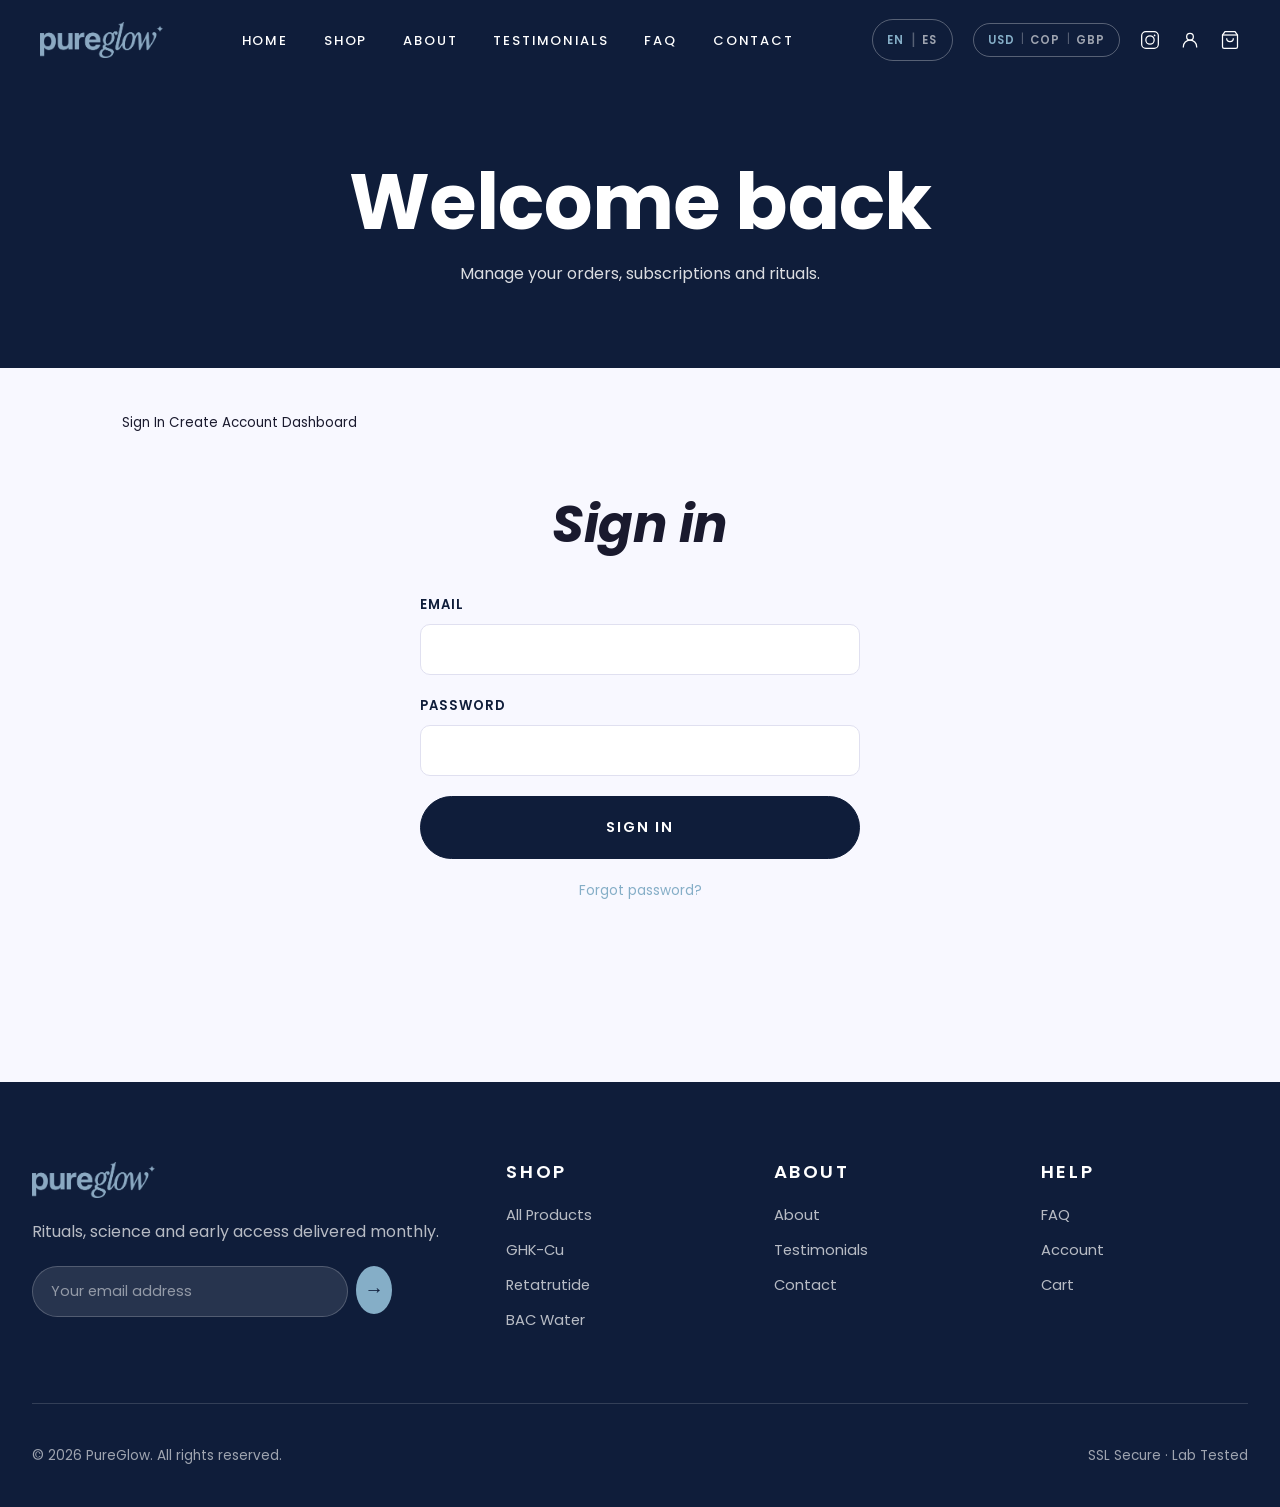
<file: account.html>
<!DOCTYPE html>
<html lang="en">
<head>
<meta charset="UTF-8">
<meta name="viewport" content="width=device-width, initial-scale=1.0">
<title>Account — PureGlow</title>
<link rel="stylesheet" href="css/style.css">
</head>
<body>
<nav class="nav">
  <div class="nav-inner">
    <a href="index.html" class="nav-logo"><img src="assets/images/logo-blue.png" alt="pureglow" style="height:36px"></a>
    <ul class="nav-menu">
      <li><a href="index.html" data-translate="nav.home">Home</a></li>
      <li><a href="shop.html" data-translate="nav.shop">Shop</a></li>
      <li><a href="about.html" data-translate="nav.about">About</a></li>
      <li><a href="testimonials.html" data-translate="nav.testimonials">Testimonials</a></li>
            <li><a href="faq.html" data-translate="nav.faq">FAQ</a></li>
      <li><a href="contact.html" data-translate="nav.contact">Contact</a></li>
          <li class="mobile-only-nav"><a href="cart.html" data-translate="nav.cart">Cart</a></li>
      <li class="mobile-only-nav" style="border-bottom:none">
        <div class="mobile-nav-controls">
          <div>
            <div class="mobile-controls-label">Language</div>
            <div class="mobile-lang-row">
              <button data-lang="en" class="mobile-ctrl-btn">EN &middot; English</button>
              <button data-lang="es" class="mobile-ctrl-btn">ES &middot; Espa&ntilde;ol</button>
            </div>
          </div>
          <div>
            <div class="mobile-controls-label">Currency</div>
            <div class="mobile-currency-row">
              <button class="currency-btn mobile-ctrl-btn" data-currency="USD">USD</button>
              <button class="currency-btn mobile-ctrl-btn" data-currency="COP">COP</button>
              <button class="currency-btn mobile-ctrl-btn" data-currency="GBP">GBP</button>
            </div>
          </div>
        </div>
      </li>
    </ul>
    <div class="nav-actions">
      <div class="lang-switcher"><button data-lang="en">EN</button><span class="sep">|</span><button data-lang="es">ES</button></div>
      <div class="currency-selector">
        <button class="currency-btn active" data-currency="USD">USD</button>
        <span class="sep">|</span>
        <button class="currency-btn" data-currency="COP">COP</button>
        <span class="sep">|</span>
        <button class="currency-btn" data-currency="GBP">GBP</button>
      </div>
      <a href="https://www.instagram.com/pureglow_col/" class="nav-icon" target="_blank" rel="noopener" title="Instagram">
        <svg viewBox="0 0 24 24" width="20" height="20" fill="none" stroke="currentColor" stroke-width="1.5"><rect x="2" y="2" width="20" height="20" rx="5"/><circle cx="12" cy="12" r="5"/><circle cx="17.5" cy="6.5" r="1" fill="currentColor" stroke="none"/></svg>
      </a>
      <a href="account.html" class="nav-icon"><svg viewBox="0 0 24 24" width="20" height="20" fill="none" stroke="currentColor" stroke-width="1.5"><circle cx="12" cy="8" r="4"/><path d="M4 21v-1a8 8 0 0116 0v1"/></svg></a>
      <a href="#" class="nav-icon" data-open-cart><svg viewBox="0 0 24 24" width="20" height="20" fill="none" stroke="currentColor" stroke-width="1.5"><path d="M6 2L3 6v14a2 2 0 002 2h14a2 2 0 002-2V6l-3-4z"/><line x1="3" y1="6" x2="21" y2="6"/><path d="M16 10a4 4 0 01-8 0"/></svg><span class="cart-badge">0</span></a>
      <button class="hamburger"><span></span><span></span><span></span></button>
    </div>
  </div>
</nav>

<header class="page-header">
  <div class="container">
    <h1>Welcome back</h1>
    <p>Manage your orders, subscriptions and rituals.</p>
  </div>
</header>

<section class="section" style="padding-top:40px">
  <div class="container" style="max-width:1100px">
    <div class="account-tabs">
      <button class="active" data-target="login">Sign In</button>
      <button data-target="register">Create Account</button>
      <button data-target="dashboard">Dashboard</button>
    </div>

    <div class="account-pane" data-pane="login">
      <div style="max-width:440px;margin:0 auto;padding:60px 0">
        <h2 style="font-family:var(--font-heading);font-style:italic;text-align:center;margin-bottom:40px">Sign in</h2>
        <form onsubmit="event.preventDefault(); document.querySelector('.account-tabs button[data-target=dashboard]').click();">
          <div class="form-group"><label>Email</label><input type="email" required></div>
          <div class="form-group"><label>Password</label><input type="password" required></div>
          <button class="btn btn-primary btn-block btn-lg" type="submit">Sign In</button>
          <p style="text-align:center;margin-top:20px;font-size:0.85rem"><a href="#" style="color:var(--color-orchid)">Forgot password?</a></p>
        </form>
      </div>
    </div>

    <div class="account-pane" data-pane="register" style="display:none">
      <div style="max-width:440px;margin:0 auto;padding:60px 0">
        <h2 style="font-family:var(--font-heading);font-style:italic;text-align:center;margin-bottom:40px">Create account</h2>
        <form onsubmit="event.preventDefault(); document.querySelector('.account-tabs button[data-target=dashboard]').click();">
          <div class="form-row"><div class="form-group"><label>First Name</label><input required></div><div class="form-group"><label>Last Name</label><input required></div></div>
          <div class="form-group"><label>Email</label><input type="email" required></div>
          <div class="form-group"><label>Password</label><input type="password" required></div>
          <button class="btn btn-primary btn-block btn-lg" type="submit">Create Account</button>
        </form>
      </div>
    </div>

    <div class="account-pane" data-pane="dashboard" style="display:none">
      <div class="account-layout">
        <nav class="account-nav">
          <a href="#" class="active">Overview</a>
          <a href="#">Orders</a>
          <a href="#">Subscriptions</a>
          <a href="#">Addresses</a>
          <a href="#">Wishlist</a>
          <a href="#">Loyalty</a>
          <a href="#">Sign Out</a>
        </nav>
        <div>
          <div class="loyalty-card">
            <h4>PureGlow Circle Loyalty</h4>
            <div class="loyalty-points">1,240 pts</div>
            <p style="color:rgba(255,255,255,0.6);margin-top:12px">You are 260 points from your next reward — $25 off any bundle.</p>
          </div>

          <h3 style="font-family:var(--font-heading);margin-bottom:20px">Recent orders</h3>
          <div style="border:1px solid var(--color-border);background:var(--color-white)">
            <div style="padding:24px;border-bottom:1px solid var(--color-border);display:flex;justify-content:space-between;align-items:center">
              <div><div style="font-weight:500">Order #AUR-1041</div><div style="font-size:0.85rem;color:var(--color-text-light)">June 12, 2026 · Delivered</div></div>
              <div style="font-weight:500">$189.49</div>
            </div>
            <div style="padding:24px;border-bottom:1px solid var(--color-border);display:flex;justify-content:space-between;align-items:center">
              <div><div style="font-weight:500">Order #AUR-0987</div><div style="font-size:0.85rem;color:var(--color-text-light)">May 03, 2026 · Delivered</div></div>
              <div style="font-weight:500">$149.99</div>
            </div>
            <div style="padding:24px;display:flex;justify-content:space-between;align-items:center">
              <div><div style="font-weight:500">Order #AUR-0812</div><div style="font-size:0.85rem;color:var(--color-text-light)">March 21, 2026 · Delivered</div></div>
              <div style="font-weight:500">$334.49</div>
            </div>
          </div>

          <h3 style="font-family:var(--font-heading);margin:40px 0 20px">Active subscriptions</h3>
          <div style="padding:24px;border:1px solid var(--color-border);background:var(--color-white);display:flex;justify-content:space-between;align-items:center">
            <div>
              <div style="font-weight:500">GHK-Cu 50mg — Every 30 days</div>
              <div style="font-size:0.85rem;color:var(--color-text-light);margin-top:4px">Next delivery: July 12, 2026 · $119.99</div>
            </div>
            <button class="btn btn-outline btn-sm">Manage</button>
          </div>
        </div>
      </div>
    </div>
  </div>
</section>

<footer class="footer">
  <div class="container">
    <div class="footer-grid">
      <div><div class="footer-logo"><img src="assets/images/logo-blue.png" alt="pureglow" style="height:36px"></div><p data-translate="f.newsletter.sub">Rituals delivered monthly.</p><form class="newsletter-form" onsubmit="return submitNewsletter(event)"><input type="email" data-translate-placeholder="nl.placeholder" required><button type="submit">→</button></form></div>
      <div><h5 data-translate="f.shop">Shop</h5><ul><li><a href="shop.html">All Products</a></li><li><a href="product-ghkcu.html">GHK-Cu</a></li><li><a href="product-retatrutide.html">Retatrutide</a></li><li><a href="product-bacwater.html">BAC Water</a></li></ul></div>
      <div><h5 data-translate="f.about">About</h5><ul><li><a href="about.html">About</a></li><li><a href="testimonials.html">Testimonials</a></li><li><a href="contact.html">Contact</a></li></ul></div>
      <div><h5 data-translate="f.help">Help</h5><ul><li><a href="faq.html">FAQ</a></li><li><a href="account.html">Account</a></li><li><a href="cart.html">Cart</a></li></ul></div>
    </div>
    <div class="footer-bottom"><div data-translate="f.rights">© 2026 PureGlow.</div><div>SSL Secure · Lab Tested</div></div>
  </div>
</footer>

<div class="cart-overlay"></div>
<aside class="cart-sidebar">
  <div class="cart-header"><h3 data-translate="cart.title">Your Bag</h3><button class="cart-close">×</button></div>
  <div class="cart-items"></div>
  <div class="cart-footer">
    <div class="cart-subtotal"><span data-translate="cart.subtotal">Subtotal</span><span class="subtotal-val">$0.00</span></div>
    <div class="cart-subtotal total"><span data-translate="cart.total">Total</span><span class="total-val">$0.00</span></div>
    <a href="checkout.html" class="btn btn-primary btn-block" style="margin-top:16px" data-translate="cart.checkout">Checkout</a>
  </div>
</aside>

<div class="cookie-consent" id="cookie-consent"><p data-translate="cookie.text">We use cookies.</p><button class="btn btn-primary btn-sm" onclick="acceptCookies()" data-translate="cookie.accept">Accept</button></div>

<script src="js/translations.js"></script>
<script src="js/currency.js"></script>
<script src="js/cart.js"></script>
<script src="js/main.js"></script>
</body>
</html>
</file>
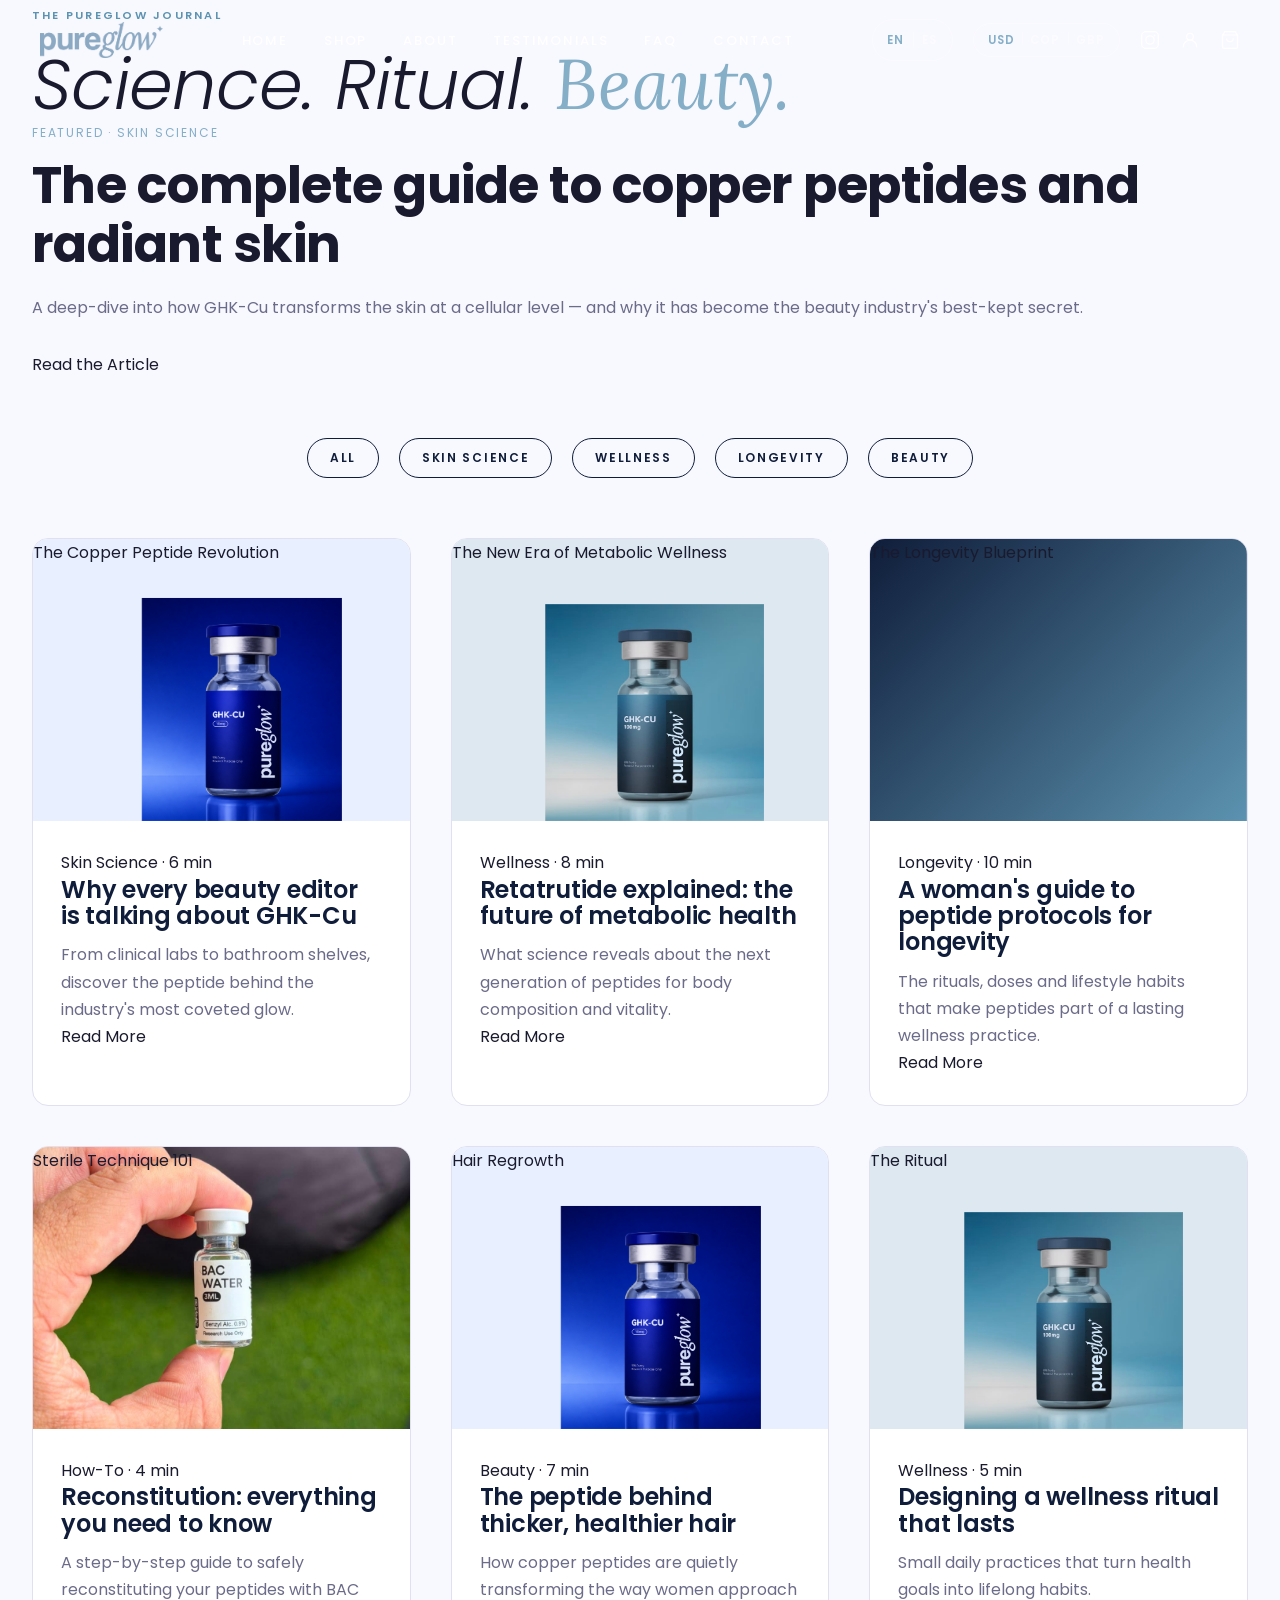
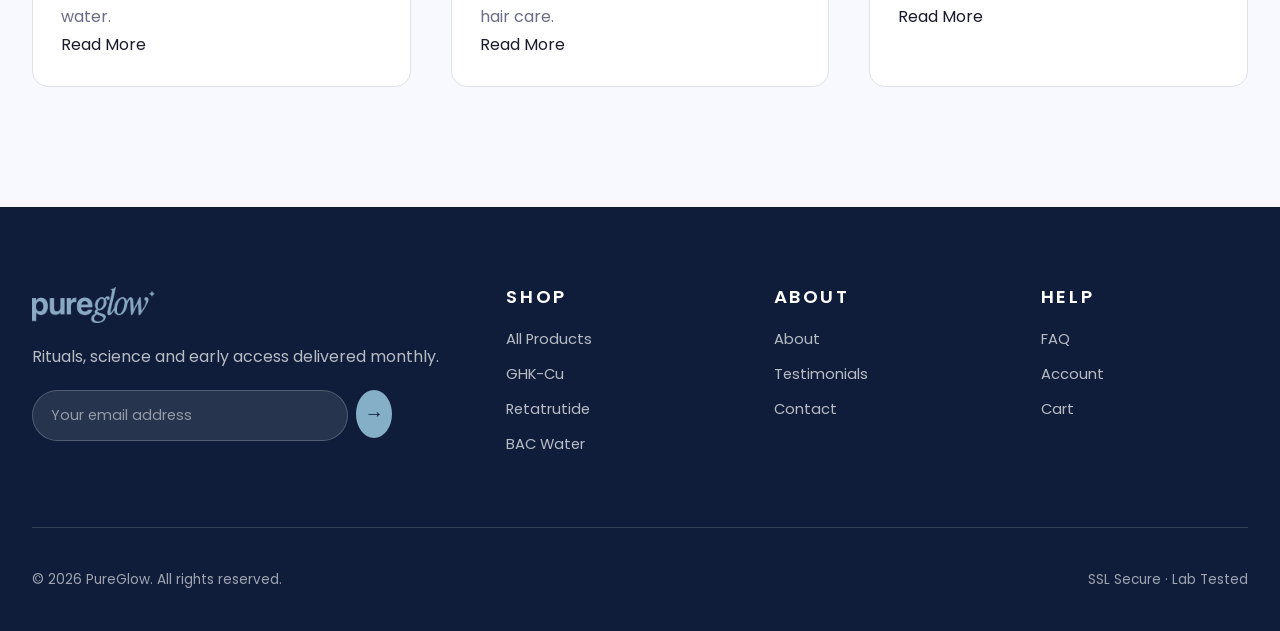
<file: blog.html>
<!DOCTYPE html>
<html lang="en">
<head>
<meta charset="UTF-8">
<meta name="viewport" content="width=device-width, initial-scale=1.0">
<title>Journal — PureGlow</title>
<link rel="stylesheet" href="css/style.css">
</head>
<body>
<nav class="nav">
  <div class="nav-inner">
    <a href="index.html" class="nav-logo"><img src="assets/images/logo-blue.png" alt="pureglow" style="height:36px"></a>
    <ul class="nav-menu">
      <li><a href="index.html" data-translate="nav.home">Home</a></li>
      <li><a href="shop.html" data-translate="nav.shop">Shop</a></li>
      <li><a href="about.html" data-translate="nav.about">About</a></li>
      <li><a href="testimonials.html" data-translate="nav.testimonials">Testimonials</a></li>
            <li><a href="faq.html" data-translate="nav.faq">FAQ</a></li>
      <li><a href="contact.html" data-translate="nav.contact">Contact</a></li>
          <li class="mobile-only-nav"><a href="cart.html" data-translate="nav.cart">Cart</a></li>
      <li class="mobile-only-nav" style="border-bottom:none">
        <div class="mobile-nav-controls">
          <div>
            <div class="mobile-controls-label">Language</div>
            <div class="mobile-lang-row">
              <button data-lang="en" class="mobile-ctrl-btn">EN &middot; English</button>
              <button data-lang="es" class="mobile-ctrl-btn">ES &middot; Espa&ntilde;ol</button>
            </div>
          </div>
          <div>
            <div class="mobile-controls-label">Currency</div>
            <div class="mobile-currency-row">
              <button class="currency-btn mobile-ctrl-btn" data-currency="USD">USD</button>
              <button class="currency-btn mobile-ctrl-btn" data-currency="COP">COP</button>
              <button class="currency-btn mobile-ctrl-btn" data-currency="GBP">GBP</button>
            </div>
          </div>
        </div>
      </li>
    </ul>
    <div class="nav-actions">
      <div class="lang-switcher"><button data-lang="en">EN</button><span class="sep">|</span><button data-lang="es">ES</button></div>
      <div class="currency-selector">
        <button class="currency-btn active" data-currency="USD">USD</button>
        <span class="sep">|</span>
        <button class="currency-btn" data-currency="COP">COP</button>
        <span class="sep">|</span>
        <button class="currency-btn" data-currency="GBP">GBP</button>
      </div>
      <a href="https://www.instagram.com/pureglow_col/" class="nav-icon" target="_blank" rel="noopener" title="Instagram">
        <svg viewBox="0 0 24 24" width="20" height="20" fill="none" stroke="currentColor" stroke-width="1.5"><rect x="2" y="2" width="20" height="20" rx="5"/><circle cx="12" cy="12" r="5"/><circle cx="17.5" cy="6.5" r="1" fill="currentColor" stroke="none"/></svg>
      </a>
      <a href="account.html" class="nav-icon"><svg viewBox="0 0 24 24" width="20" height="20" fill="none" stroke="currentColor" stroke-width="1.5"><circle cx="12" cy="8" r="4"/><path d="M4 21v-1a8 8 0 0116 0v1"/></svg></a>
      <a href="#" class="nav-icon" data-open-cart><svg viewBox="0 0 24 24" width="20" height="20" fill="none" stroke="currentColor" stroke-width="1.5"><path d="M6 2L3 6v14a2 2 0 002 2h14a2 2 0 002-2V6l-3-4z"/><line x1="3" y1="6" x2="21" y2="6"/><path d="M16 10a4 4 0 01-8 0"/></svg><span class="cart-badge">0</span></a>
      <button class="hamburger"><span></span><span></span><span></span></button>
    </div>
  </div>
</nav>

<header class="blog-hero">
  <div class="container">
    <div class="eyebrow">The PureGlow Journal</div>
    <h1 style="font-style:italic;font-weight:300">Science. Ritual. <em style="color:var(--color-orchid)">Beauty.</em></h1>

    <div class="blog-featured">
      <div class="blog-featured-image"></div>
      <div class="blog-featured-content">
        <div style="font-size:0.75rem;letter-spacing:0.15em;text-transform:uppercase;color:var(--color-orchid);margin-bottom:12px">Featured · Skin Science</div>
        <h2>The complete guide to copper peptides and radiant skin</h2>
        <p style="margin:20px 0 30px">A deep-dive into how GHK-Cu transforms the skin at a cellular level — and why it has become the beauty industry's best-kept secret.</p>
        <a href="#" class="blog-card-link">Read the Article</a>
      </div>
    </div>
  </div>
</header>

<section class="section" style="padding-top:60px">
  <div class="container">
    <div style="display:flex;justify-content:center;gap:20px;margin-bottom:60px;flex-wrap:wrap">
      <button class="btn btn-outline btn-sm">All</button>
      <button class="btn btn-outline btn-sm">Skin Science</button>
      <button class="btn btn-outline btn-sm">Wellness</button>
      <button class="btn btn-outline btn-sm">Longevity</button>
      <button class="btn btn-outline btn-sm">Beauty</button>
    </div>

    <div class="blog-grid">
      <article class="blog-card">
        <div class="blog-card-image product-image-ghkcu"><span>The Copper Peptide Revolution</span></div>
        <div class="blog-card-body">
          <div class="blog-card-meta">Skin Science · 6 min</div>
          <h3>Why every beauty editor is talking about GHK-Cu</h3>
          <p>From clinical labs to bathroom shelves, discover the peptide behind the industry's most coveted glow.</p>
          <a href="#" class="blog-card-link">Read More</a>
        </div>
      </article>

      <article class="blog-card">
        <div class="blog-card-image product-image-retatrutide"><span>The New Era of Metabolic Wellness</span></div>
        <div class="blog-card-body">
          <div class="blog-card-meta">Wellness · 8 min</div>
          <h3>Retatrutide explained: the future of metabolic health</h3>
          <p>What science reveals about the next generation of peptides for body composition and vitality.</p>
          <a href="#" class="blog-card-link">Read More</a>
        </div>
      </article>

      <article class="blog-card">
        <div class="blog-card-image product-image-bundle"><span>The Longevity Blueprint</span></div>
        <div class="blog-card-body">
          <div class="blog-card-meta">Longevity · 10 min</div>
          <h3>A woman's guide to peptide protocols for longevity</h3>
          <p>The rituals, doses and lifestyle habits that make peptides part of a lasting wellness practice.</p>
          <a href="#" class="blog-card-link">Read More</a>
        </div>
      </article>

      <article class="blog-card">
        <div class="blog-card-image product-image-bacwater"><span>Sterile Technique 101</span></div>
        <div class="blog-card-body">
          <div class="blog-card-meta">How-To · 4 min</div>
          <h3>Reconstitution: everything you need to know</h3>
          <p>A step-by-step guide to safely reconstituting your peptides with BAC water.</p>
          <a href="#" class="blog-card-link">Read More</a>
        </div>
      </article>

      <article class="blog-card">
        <div class="blog-card-image product-image-ghkcu"><span>Hair Regrowth</span></div>
        <div class="blog-card-body">
          <div class="blog-card-meta">Beauty · 7 min</div>
          <h3>The peptide behind thicker, healthier hair</h3>
          <p>How copper peptides are quietly transforming the way women approach hair care.</p>
          <a href="#" class="blog-card-link">Read More</a>
        </div>
      </article>

      <article class="blog-card">
        <div class="blog-card-image product-image-retatrutide"><span>The Ritual</span></div>
        <div class="blog-card-body">
          <div class="blog-card-meta">Wellness · 5 min</div>
          <h3>Designing a wellness ritual that lasts</h3>
          <p>Small daily practices that turn health goals into lifelong habits.</p>
          <a href="#" class="blog-card-link">Read More</a>
        </div>
      </article>
    </div>
  </div>
</section>

<footer class="footer">
  <div class="container">
    <div class="footer-grid">
      <div><div class="footer-logo"><img src="assets/images/logo-blue.png" alt="pureglow" style="height:36px"></div><p data-translate="f.newsletter.sub">Rituals delivered monthly.</p><form class="newsletter-form" onsubmit="return submitNewsletter(event)"><input type="email" data-translate-placeholder="nl.placeholder" required><button type="submit">→</button></form></div>
      <div><h5 data-translate="f.shop">Shop</h5><ul><li><a href="shop.html">All Products</a></li><li><a href="product-ghkcu.html">GHK-Cu</a></li><li><a href="product-retatrutide.html">Retatrutide</a></li><li><a href="product-bacwater.html">BAC Water</a></li></ul></div>
      <div><h5 data-translate="f.about">About</h5><ul><li><a href="about.html">About</a></li><li><a href="testimonials.html">Testimonials</a></li><li><a href="contact.html">Contact</a></li></ul></div>
      <div><h5 data-translate="f.help">Help</h5><ul><li><a href="faq.html">FAQ</a></li><li><a href="account.html">Account</a></li><li><a href="cart.html">Cart</a></li></ul></div>
    </div>
    <div class="footer-bottom"><div data-translate="f.rights">© 2026 PureGlow.</div><div>SSL Secure · Lab Tested</div></div>
  </div>
</footer>

<div class="cart-overlay"></div>
<aside class="cart-sidebar">
  <div class="cart-header"><h3 data-translate="cart.title">Your Bag</h3><button class="cart-close">×</button></div>
  <div class="cart-items"></div>
  <div class="cart-footer">
    <div class="cart-subtotal"><span data-translate="cart.subtotal">Subtotal</span><span class="subtotal-val">$0.00</span></div>
    <div class="cart-subtotal total"><span data-translate="cart.total">Total</span><span class="total-val">$0.00</span></div>
    <a href="checkout.html" class="btn btn-primary btn-block" style="margin-top:16px" data-translate="cart.checkout">Checkout</a>
  </div>
</aside>

<div class="cookie-consent" id="cookie-consent"><p data-translate="cookie.text">We use cookies.</p><button class="btn btn-primary btn-sm" onclick="acceptCookies()" data-translate="cookie.accept">Accept</button></div>

<script src="js/translations.js"></script>
<script src="js/currency.js"></script>
<script src="js/cart.js"></script>
<script src="js/main.js"></script>
</body>
</html>
</file>
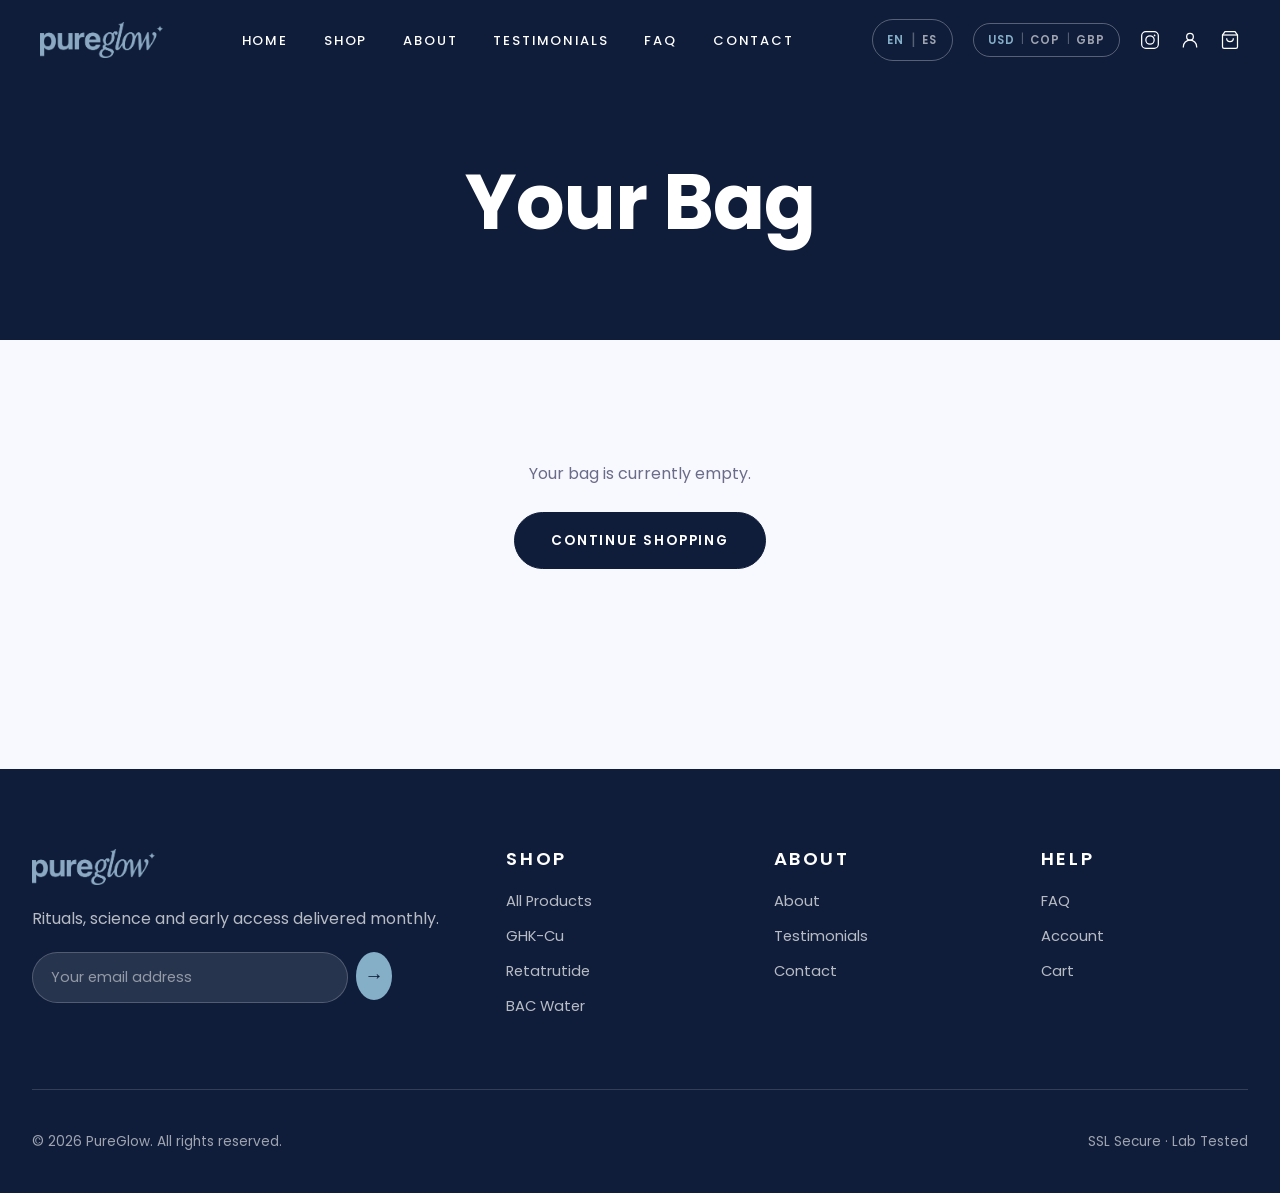
<file: cart.html>
<!DOCTYPE html>
<html lang="en">
<head>
<meta charset="UTF-8">
<meta name="viewport" content="width=device-width, initial-scale=1.0">
<title>Your Bag — PureGlow</title>
<link rel="stylesheet" href="css/style.css">
</head>
<body>
<nav class="nav">
  <div class="nav-inner">
    <a href="index.html" class="nav-logo"><img src="assets/images/logo-blue.png" alt="pureglow" style="height:36px"></a>
    <ul class="nav-menu">
      <li><a href="index.html" data-translate="nav.home">Home</a></li>
      <li><a href="shop.html" data-translate="nav.shop">Shop</a></li>
      <li><a href="about.html" data-translate="nav.about">About</a></li>
      <li><a href="testimonials.html" data-translate="nav.testimonials">Testimonials</a></li>
            <li><a href="faq.html" data-translate="nav.faq">FAQ</a></li>
      <li><a href="contact.html" data-translate="nav.contact">Contact</a></li>
          <li class="mobile-only-nav"><a href="cart.html" data-translate="nav.cart">Cart</a></li>
      <li class="mobile-only-nav" style="border-bottom:none">
        <div class="mobile-nav-controls">
          <div>
            <div class="mobile-controls-label">Language</div>
            <div class="mobile-lang-row">
              <button data-lang="en" class="mobile-ctrl-btn">EN &middot; English</button>
              <button data-lang="es" class="mobile-ctrl-btn">ES &middot; Espa&ntilde;ol</button>
            </div>
          </div>
          <div>
            <div class="mobile-controls-label">Currency</div>
            <div class="mobile-currency-row">
              <button class="currency-btn mobile-ctrl-btn" data-currency="USD">USD</button>
              <button class="currency-btn mobile-ctrl-btn" data-currency="COP">COP</button>
              <button class="currency-btn mobile-ctrl-btn" data-currency="GBP">GBP</button>
            </div>
          </div>
        </div>
      </li>
    </ul>
    <div class="nav-actions">
      <div class="lang-switcher"><button data-lang="en">EN</button><span class="sep">|</span><button data-lang="es">ES</button></div>
      <div class="currency-selector">
        <button class="currency-btn active" data-currency="USD">USD</button>
        <span class="sep">|</span>
        <button class="currency-btn" data-currency="COP">COP</button>
        <span class="sep">|</span>
        <button class="currency-btn" data-currency="GBP">GBP</button>
      </div>
      <a href="https://www.instagram.com/pureglow_col/" class="nav-icon" target="_blank" rel="noopener" title="Instagram">
        <svg viewBox="0 0 24 24" width="20" height="20" fill="none" stroke="currentColor" stroke-width="1.5"><rect x="2" y="2" width="20" height="20" rx="5"/><circle cx="12" cy="12" r="5"/><circle cx="17.5" cy="6.5" r="1" fill="currentColor" stroke="none"/></svg>
      </a>
      <a href="account.html" class="nav-icon"><svg viewBox="0 0 24 24" width="20" height="20" fill="none" stroke="currentColor" stroke-width="1.5"><circle cx="12" cy="8" r="4"/><path d="M4 21v-1a8 8 0 0116 0v1"/></svg></a>
      <a href="cart.html" class="nav-icon"><svg viewBox="0 0 24 24" width="20" height="20" fill="none" stroke="currentColor" stroke-width="1.5"><path d="M6 2L3 6v14a2 2 0 002 2h14a2 2 0 002-2V6l-3-4z"/><line x1="3" y1="6" x2="21" y2="6"/><path d="M16 10a4 4 0 01-8 0"/></svg><span class="cart-badge">0</span></a>
      <button class="hamburger"><span></span><span></span><span></span></button>
    </div>
  </div>
</nav>

<header class="page-header">
  <div class="container">
    <h1 data-translate="cart.title">Your Bag</h1>
  </div>
</header>

<section class="section" style="padding-top:40px">
  <div class="container">
    <div class="cart-page">
      <div id="cart-page-items"></div>

      <div id="cart-summary" class="summary-box">
        <h3 data-translate="co.summary">Order summary</h3>
        <div class="discount-input">
          <input id="discount-code" placeholder="Discount code" data-translate-placeholder="cart.discount">
          <button class="btn btn-primary btn-sm" onclick="Cart.applyDiscount(document.getElementById('discount-code').value)" data-translate="cart.apply">Apply</button>
        </div>
        <div class="summary-row"><span data-translate="cart.subtotal">Subtotal</span><span id="sum-sub">$0.00</span></div>
        <div class="summary-row" id="sum-disc-row" style="color:var(--color-success);display:none"><span>Discount</span><span id="sum-disc">-$0.00</span></div>
        <div class="summary-row"><span data-translate="cart.shipping">Shipping</span><span id="sum-ship">Free</span></div>
        <div class="summary-row"><span data-translate="cart.tax">Tax</span><span id="sum-tax">$0.00</span></div>
        <div class="summary-row total"><span data-translate="cart.total">Total</span><span id="sum-total">$0.00</span></div>
        <a href="checkout.html" class="btn btn-primary btn-block btn-lg" style="margin-top:24px" data-translate="cart.checkout">Checkout</a>
        <a href="shop.html" class="btn btn-outline btn-block" style="margin-top:10px" data-translate="cart.continue">Continue Shopping</a>
        <div class="trust-badges" style="margin-top:24px;border:none;padding:12px 0 0">
          <div class="trust-badge"><svg viewBox="0 0 24 24" fill="none" stroke="currentColor" stroke-width="1.5"><rect x="3" y="11" width="18" height="11" rx="2"/><path d="M7 11V7a5 5 0 0110 0v4"/></svg><div>Secure</div></div>
          <div class="trust-badge"><svg viewBox="0 0 24 24" fill="none" stroke="currentColor" stroke-width="1.5"><path d="M9 11l3 3L22 4"/></svg><div>Guaranteed</div></div>
          <div class="trust-badge"><svg viewBox="0 0 24 24" fill="none" stroke="currentColor" stroke-width="1.5"><path d="M3 12h18"/><path d="M12 3l9 9-9 9"/></svg><div>Fast Ship</div></div>
        </div>
      </div>
    </div>
  </div>
</section>

<footer class="footer">
  <div class="container">
    <div class="footer-grid">
      <div><div class="footer-logo"><img src="assets/images/logo-blue.png" alt="pureglow" style="height:36px"></div><p data-translate="f.newsletter.sub">Rituals delivered monthly.</p><form class="newsletter-form" onsubmit="return submitNewsletter(event)"><input type="email" data-translate-placeholder="nl.placeholder" required><button type="submit">→</button></form></div>
      <div><h5 data-translate="f.shop">Shop</h5><ul><li><a href="shop.html">All Products</a></li><li><a href="product-ghkcu.html">GHK-Cu</a></li><li><a href="product-retatrutide.html">Retatrutide</a></li><li><a href="product-bacwater.html">BAC Water</a></li></ul></div>
      <div><h5 data-translate="f.about">About</h5><ul><li><a href="about.html">About</a></li><li><a href="testimonials.html">Testimonials</a></li><li><a href="contact.html">Contact</a></li></ul></div>
      <div><h5 data-translate="f.help">Help</h5><ul><li><a href="faq.html">FAQ</a></li><li><a href="account.html">Account</a></li><li><a href="cart.html">Cart</a></li></ul></div>
    </div>
    <div class="footer-bottom"><div data-translate="f.rights">© 2026 PureGlow.</div><div>SSL Secure · Lab Tested</div></div>
  </div>
</footer>

<div class="cookie-consent" id="cookie-consent"><p data-translate="cookie.text">We use cookies.</p><button class="btn btn-primary btn-sm" onclick="acceptCookies()" data-translate="cookie.accept">Accept</button></div>

<script src="js/translations.js"></script>
<script src="js/currency.js"></script>
<script src="js/cart.js"></script>
<script src="js/main.js"></script>
</body>
</html>
</file>
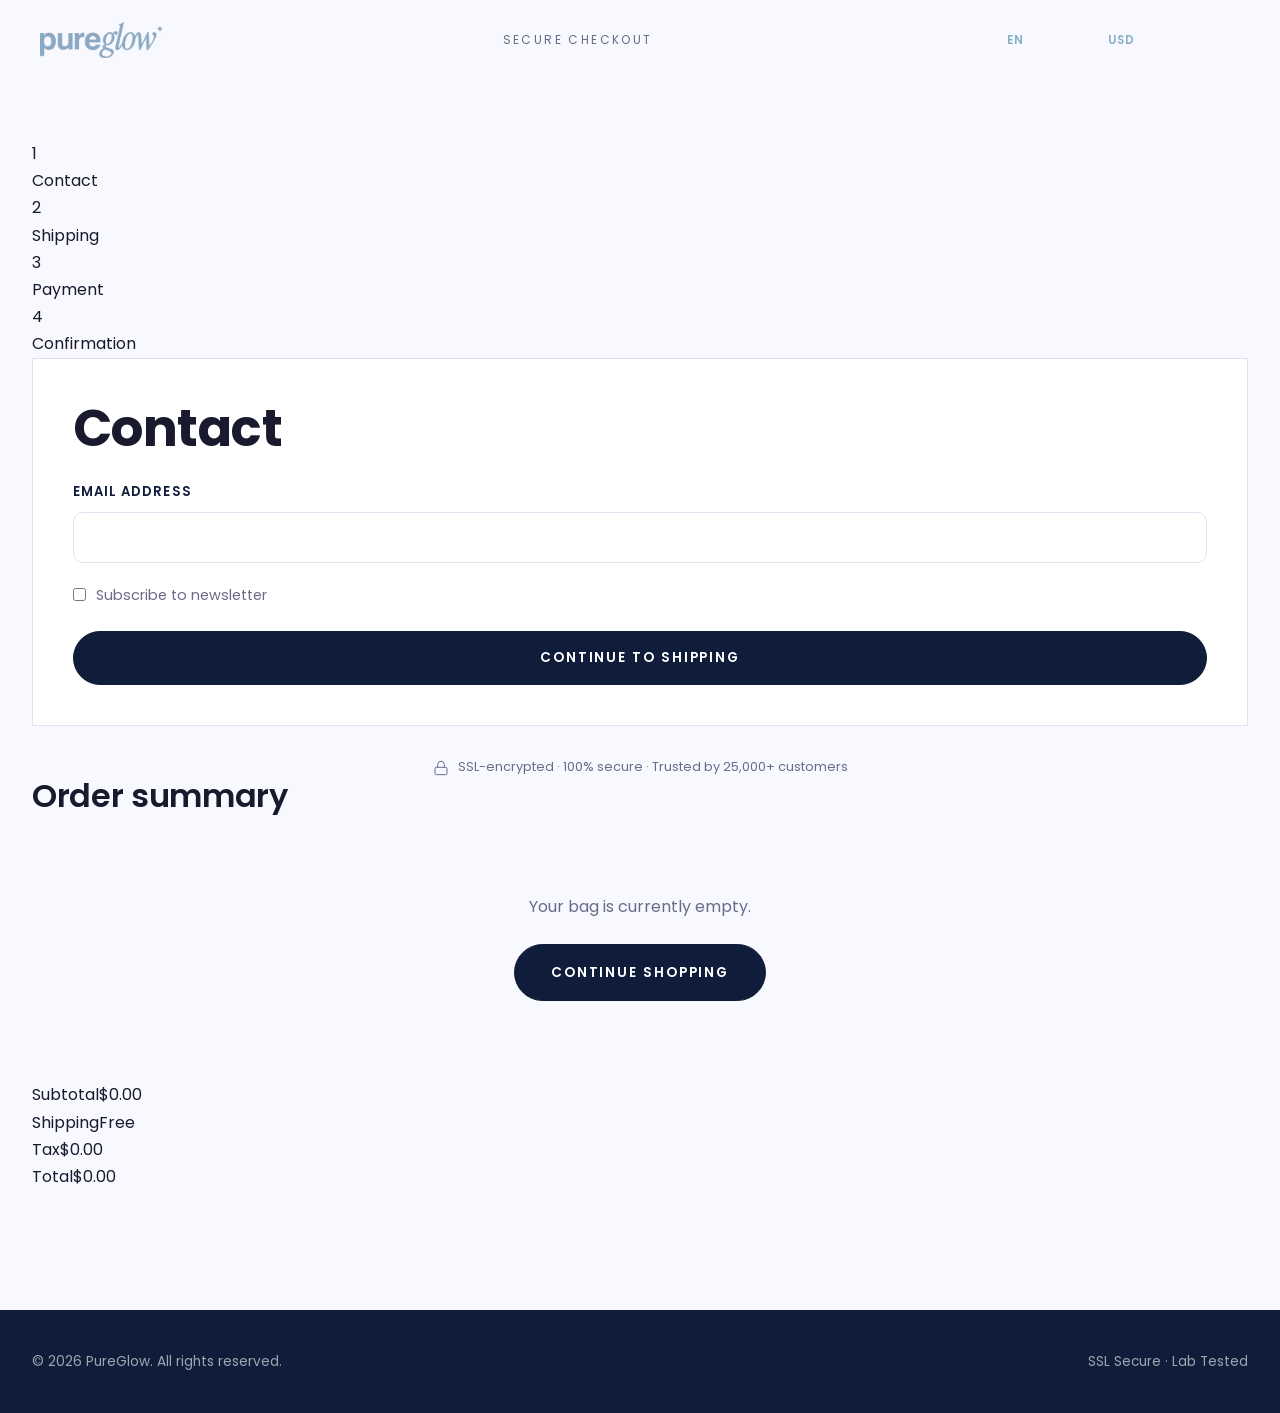
<file: checkout.html>
<!DOCTYPE html>
<html lang="en">
<head>
<meta charset="UTF-8">
<meta name="viewport" content="width=device-width, initial-scale=1.0">
<title>Checkout — PureGlow</title>
<link rel="stylesheet" href="css/style.css">
</head>
<body>
<nav class="nav scrolled">
  <div class="nav-inner">
    <a href="index.html" class="nav-logo"><img src="assets/images/logo-blue.png" alt="pureglow" style="height:36px"></a>
    <div style="font-size:0.75rem;letter-spacing:0.2em;text-transform:uppercase;color:var(--color-text-light)">Secure Checkout</div>
    <div class="nav-actions"><div class="lang-switcher"><button data-lang="en">EN</button><span class="sep">|</span><button data-lang="es">ES</button></div><div class="currency-selector"><button class="currency-btn active" data-currency="USD">USD</button><span class="sep">|</span><button class="currency-btn" data-currency="COP">COP</button><span class="sep">|</span><button class="currency-btn" data-currency="GBP">GBP</button></div></div>
  </div>
</nav>

<section class="section" style="padding-top:140px">
  <div class="container">
    <div class="checkout-layout">
      <div>
        <div class="checkout-steps">
          <div class="checkout-step active"><div class="num">1</div><div class="label" data-translate="co.contact">Contact</div></div>
          <div class="checkout-step"><div class="num">2</div><div class="label" data-translate="co.shipping">Shipping</div></div>
          <div class="checkout-step"><div class="num">3</div><div class="label" data-translate="co.payment">Payment</div></div>
          <div class="checkout-step"><div class="num">4</div><div class="label" data-translate="co.confirm">Done</div></div>
        </div>
        <div id="checkout-content" style="background:var(--color-white);padding:40px;border:1px solid var(--color-border)"></div>
        <div style="text-align:center;margin-top:30px;font-size:0.8rem;color:var(--color-text-light)">
          <svg viewBox="0 0 24 24" width="16" height="16" fill="none" stroke="currentColor" stroke-width="1.5" style="vertical-align:middle;margin-right:6px"><rect x="3" y="11" width="18" height="11" rx="2"/><path d="M7 11V7a5 5 0 0110 0v4"/></svg>
          SSL-encrypted · 100% secure · Trusted by 25,000+ customers
        </div>
      </div>

      <div class="summary-box" style="position:sticky;top:100px">
        <h3 data-translate="co.summary">Order summary</h3>
        <div id="cart-page-items"></div>
        <div class="summary-row"><span data-translate="cart.subtotal">Subtotal</span><span id="sum-sub">$0.00</span></div>
        <div class="summary-row"><span data-translate="cart.shipping">Shipping</span><span id="sum-ship">Free</span></div>
        <div class="summary-row"><span data-translate="cart.tax">Tax</span><span id="sum-tax">$0.00</span></div>
        <div class="summary-row total"><span data-translate="cart.total">Total</span><span id="sum-total">$0.00</span></div>
      </div>
    </div>
  </div>
</section>

<footer class="footer" style="padding:40px 0">
  <div class="container">
    <div class="footer-bottom" style="border:none;padding:0"><div data-translate="f.rights">© 2026 PureGlow.</div><div>SSL Secure · Lab Tested</div></div>
  </div>
</footer>

<script src="js/translations.js"></script>
<script src="js/currency.js"></script>
<script src="js/cart.js"></script>
<script src="js/main.js"></script>
</body>
</html>
</file>
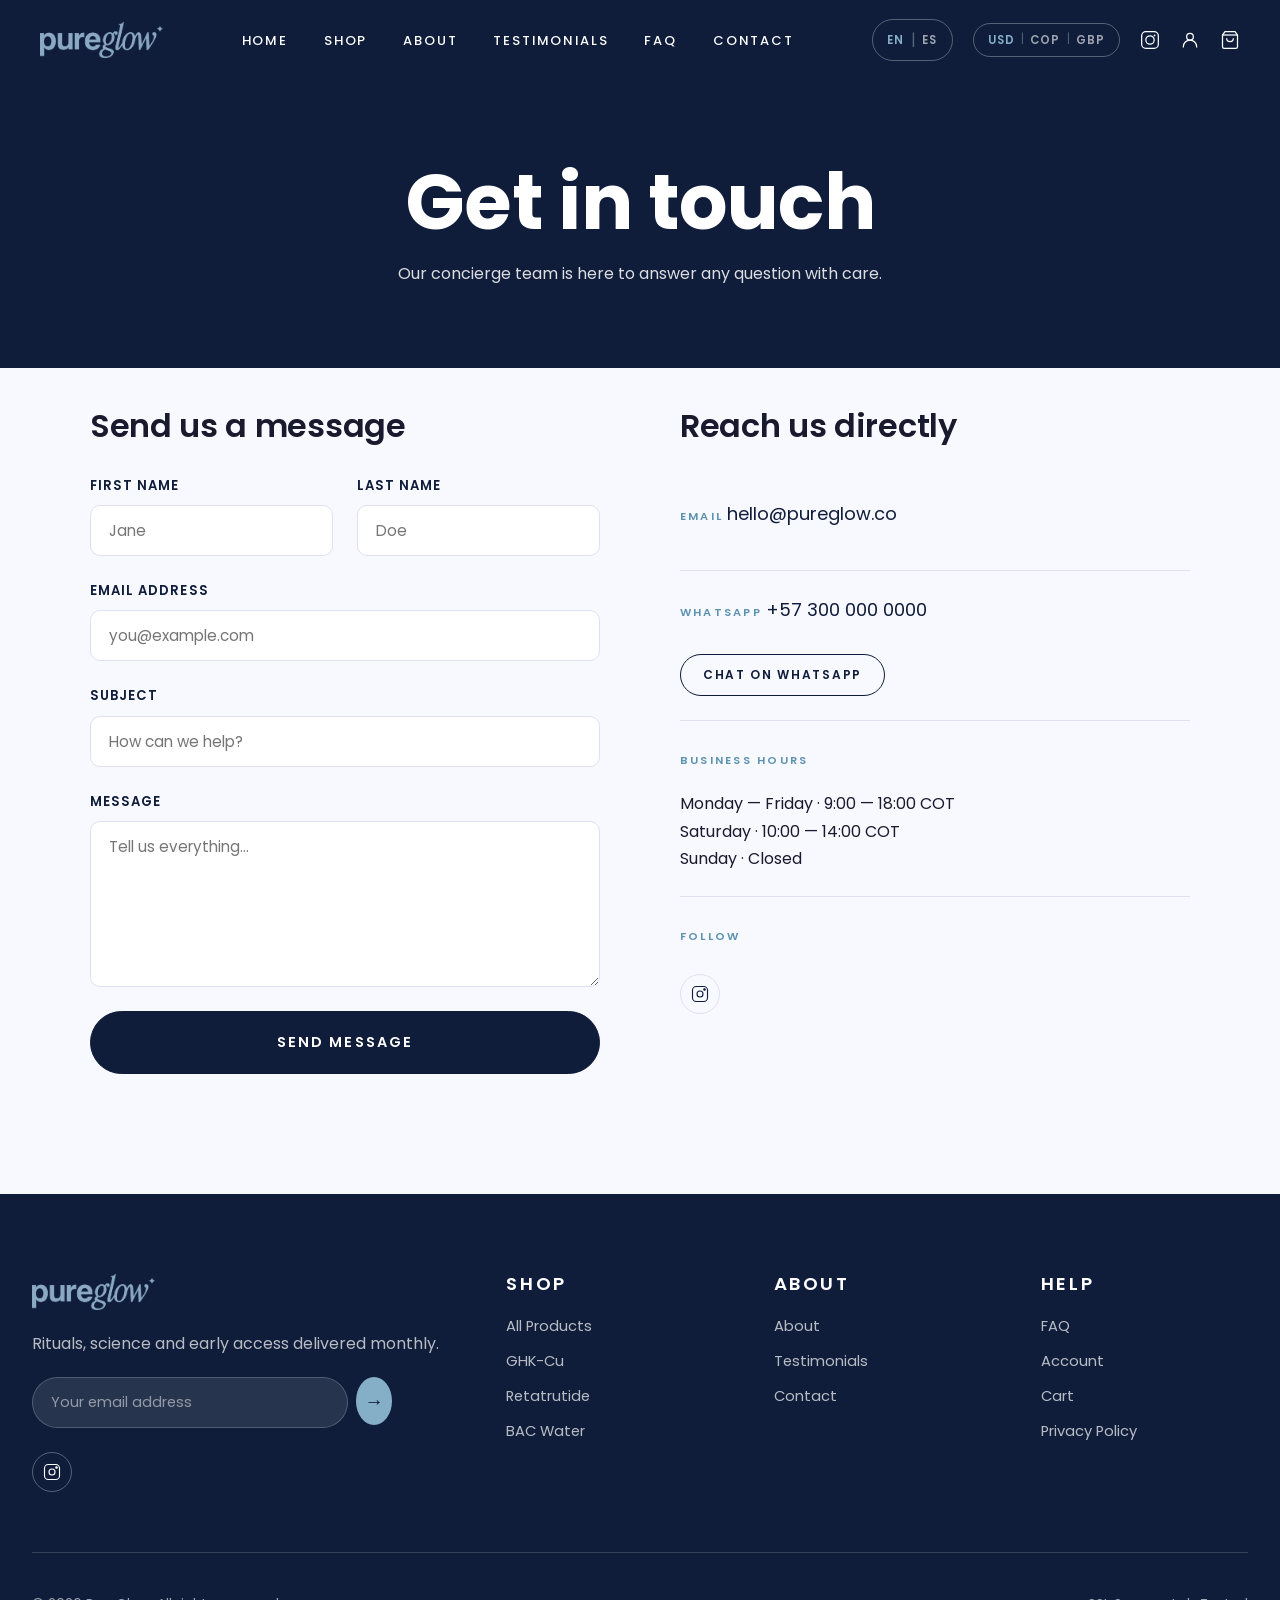
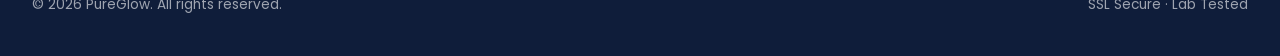
<file: contact.html>
<!DOCTYPE html>
<html lang="en">
<head>
<meta charset="UTF-8">
<meta name="viewport" content="width=device-width, initial-scale=1.0">
<title>Contact — PureGlow</title>
<link rel="stylesheet" href="css/style.css">
</head>
<body>
<nav class="nav">
  <div class="nav-inner">
    <a href="index.html" class="nav-logo"><img src="assets/images/logo-blue.png" alt="pureglow" style="height:36px"></a>
    <ul class="nav-menu">
      <li><a href="index.html" data-translate="nav.home">Home</a></li>
      <li><a href="shop.html" data-translate="nav.shop">Shop</a></li>
      <li><a href="about.html" data-translate="nav.about">About</a></li>
      <li><a href="testimonials.html" data-translate="nav.testimonials">Testimonials</a></li>
      <li><a href="faq.html" data-translate="nav.faq">FAQ</a></li>
      <li><a href="contact.html" data-translate="nav.contact">Contact</a></li>
          <li class="mobile-only-nav"><a href="cart.html" data-translate="nav.cart">Cart</a></li>
      <li class="mobile-only-nav" style="border-bottom:none">
        <div class="mobile-nav-controls">
          <div>
            <div class="mobile-controls-label">Language</div>
            <div class="mobile-lang-row">
              <button data-lang="en" class="mobile-ctrl-btn">EN &middot; English</button>
              <button data-lang="es" class="mobile-ctrl-btn">ES &middot; Espa&ntilde;ol</button>
            </div>
          </div>
          <div>
            <div class="mobile-controls-label">Currency</div>
            <div class="mobile-currency-row">
              <button class="currency-btn mobile-ctrl-btn" data-currency="USD">USD</button>
              <button class="currency-btn mobile-ctrl-btn" data-currency="COP">COP</button>
              <button class="currency-btn mobile-ctrl-btn" data-currency="GBP">GBP</button>
            </div>
          </div>
        </div>
      </li>
    </ul>
    <div class="nav-actions">
      <div class="lang-switcher"><button data-lang="en">EN</button><span class="sep">|</span><button data-lang="es">ES</button></div>
      <div class="currency-selector">
        <button class="currency-btn active" data-currency="USD">USD</button>
        <span class="sep">|</span>
        <button class="currency-btn" data-currency="COP">COP</button>
        <span class="sep">|</span>
        <button class="currency-btn" data-currency="GBP">GBP</button>
      </div>
      <a href="https://www.instagram.com/pureglow_col/" class="nav-icon" target="_blank" rel="noopener" title="Instagram">
        <svg viewBox="0 0 24 24" width="20" height="20" fill="none" stroke="currentColor" stroke-width="1.5"><rect x="2" y="2" width="20" height="20" rx="5"/><circle cx="12" cy="12" r="5"/><circle cx="17.5" cy="6.5" r="1" fill="currentColor" stroke="none"/></svg>
      </a>
      <a href="account.html" class="nav-icon"><svg viewBox="0 0 24 24" width="20" height="20" fill="none" stroke="currentColor" stroke-width="1.5"><circle cx="12" cy="8" r="4"/><path d="M4 21v-1a8 8 0 0116 0v1"/></svg></a>
      <a href="#" class="nav-icon" data-open-cart><svg viewBox="0 0 24 24" width="20" height="20" fill="none" stroke="currentColor" stroke-width="1.5"><path d="M6 2L3 6v14a2 2 0 002 2h14a2 2 0 002-2V6l-3-4z"/><line x1="3" y1="6" x2="21" y2="6"/><path d="M16 10a4 4 0 01-8 0"/></svg><span class="cart-badge">0</span></a>
      <button class="hamburger"><span></span><span></span><span></span></button>
    </div>
  </div>
</nav>

<header class="page-header">
  <div class="container">
    <h1>Get in touch</h1>
    <p>Our concierge team is here to answer any question with care.</p>
  </div>
</header>

<section class="section" style="padding-top:40px">
  <div class="container">
    <div class="contact-grid">
      <div>
        <h3 style="font-family:var(--font-heading);margin-bottom:32px">Send us a message</h3>
        <form class="contact-form" onsubmit="event.preventDefault(); showToast('Message sent — we will respond within 24h', 'success'); this.reset();">
          <div class="form-row">
            <div class="form-group">
              <label>First Name</label>
              <input type="text" required placeholder="Jane">
            </div>
            <div class="form-group">
              <label>Last Name</label>
              <input type="text" required placeholder="Doe">
            </div>
          </div>
          <div class="form-group">
            <label>Email Address</label>
            <input type="email" required placeholder="you@example.com">
          </div>
          <div class="form-group">
            <label>Subject</label>
            <input type="text" required placeholder="How can we help?">
          </div>
          <div class="form-group">
            <label>Message</label>
            <textarea rows="6" required placeholder="Tell us everything..."></textarea>
          </div>
          <button class="btn btn-primary btn-block btn-lg" type="submit">Send Message</button>
        </form>
      </div>

      <div>
        <h3 style="font-family:var(--font-heading);margin-bottom:32px">Reach us directly</h3>
        <div style="padding:24px 0;border-bottom:1px solid var(--color-border)">
          <div class="eyebrow">Email</div>
          <a href="mailto:hello@pureglow.co" style="font-size:1.125rem;color:var(--color-dark)">hello@pureglow.co</a>
        </div>
        <div style="padding:24px 0;border-bottom:1px solid var(--color-border)">
          <div class="eyebrow">WhatsApp</div>
          <a href="https://wa.me/573000000000" style="font-size:1.125rem;color:var(--color-dark)">+57 300 000 0000</a>
          <div style="margin-top:12px"><a href="https://wa.me/573000000000" class="btn btn-outline btn-sm">Chat on WhatsApp</a></div>
        </div>
        <div style="padding:24px 0;border-bottom:1px solid var(--color-border)">
          <div class="eyebrow">Business Hours</div>
          <p style="color:var(--color-text)">Monday — Friday &middot; 9:00 — 18:00 COT<br>Saturday &middot; 10:00 — 14:00 COT<br>Sunday &middot; Closed</p>
        </div>
        <div style="padding:24px 0">
          <div class="eyebrow">Follow</div>
          <div class="footer-social" style="margin-top:8px">
            <a href="https://www.instagram.com/pureglow_col/" target="_blank" rel="noopener" style="color:var(--color-dark);border-color:var(--color-border)">
              <svg viewBox="0 0 24 24" width="18" height="18" fill="none" stroke="currentColor" stroke-width="1.5"><rect x="2" y="2" width="20" height="20" rx="5"/><circle cx="12" cy="12" r="4"/><circle cx="18" cy="6" r="1" fill="currentColor"/></svg>
            </a>
          </div>
        </div>
      </div>
    </div>
  </div>
</section>

<footer class="footer">
  <div class="container">
    <div class="footer-grid">
      <div>
        <div class="footer-logo"><img src="assets/images/logo-blue.png" alt="pureglow" style="height:36px"></div>
        <p data-translate="f.newsletter.sub">Rituals, science and early access delivered monthly.</p>
        <form class="newsletter-form" onsubmit="return submitNewsletter(event)"><input type="email" placeholder="Email address" data-translate-placeholder="nl.placeholder" required><button type="submit">&#8594;</button></form>
        <div class="footer-social">
          <a href="https://www.instagram.com/pureglow_col/" target="_blank" rel="noopener"><svg viewBox="0 0 24 24" width="18" height="18" fill="none" stroke="currentColor" stroke-width="1.5"><rect x="2" y="2" width="20" height="20" rx="5"/><circle cx="12" cy="12" r="4"/><circle cx="18" cy="6" r="1" fill="currentColor"/></svg></a>
        </div>
      </div>
      <div><h5 data-translate="f.shop">Shop</h5><ul><li><a href="shop.html">All Products</a></li><li><a href="product-ghkcu.html">GHK-Cu</a></li><li><a href="product-retatrutide.html">Retatrutide</a></li><li><a href="product-bacwater.html">BAC Water</a></li></ul></div>
      <div><h5 data-translate="f.about">About</h5><ul><li><a href="about.html" data-translate="nav.about">About</a></li><li><a href="testimonials.html" data-translate="nav.testimonials">Testimonials</a></li><li><a href="contact.html" data-translate="nav.contact">Contact</a></li></ul></div>
      <div><h5 data-translate="f.help">Help</h5><ul><li><a href="faq.html" data-translate="nav.faq">FAQ</a></li><li><a href="account.html" data-translate="nav.account">Account</a></li><li><a href="cart.html" data-translate="nav.cart">Cart</a></li><li><a href="#" data-translate="f.privacy">Privacy Policy</a></li></ul></div>
    </div>
    <div class="footer-bottom"><div data-translate="f.rights">&#169; 2026 PureGlow. All rights reserved.</div><div>SSL Secure · Lab Tested</div></div>
  </div>
</footer>

<div class="cart-overlay"></div>
<aside class="cart-sidebar">
  <div class="cart-header"><h3 data-translate="cart.title">Your Bag</h3><button class="cart-close">&#215;</button></div>
  <div class="cart-items"></div>
  <div class="cart-footer">
    <div class="cart-subtotal"><span data-translate="cart.subtotal">Subtotal</span><span class="subtotal-val">$0.00</span></div>
    <div class="cart-subtotal total"><span data-translate="cart.total">Total</span><span class="total-val">$0.00</span></div>
    <a href="checkout.html" class="btn btn-primary btn-block" style="margin-top:16px" data-translate="cart.checkout">Checkout</a>
  </div>
</aside>

<div class="cookie-consent" id="cookie-consent"><p data-translate="cookie.text">We use cookies to elevate your experience.</p><button class="btn btn-accent btn-sm" onclick="acceptCookies()" data-translate="cookie.accept">Accept</button></div>

<script src="js/translations.js"></script>
<script src="js/currency.js"></script>
<script src="js/cart.js"></script>
<script src="js/main.js"></script>
</body>
</html>
</file>
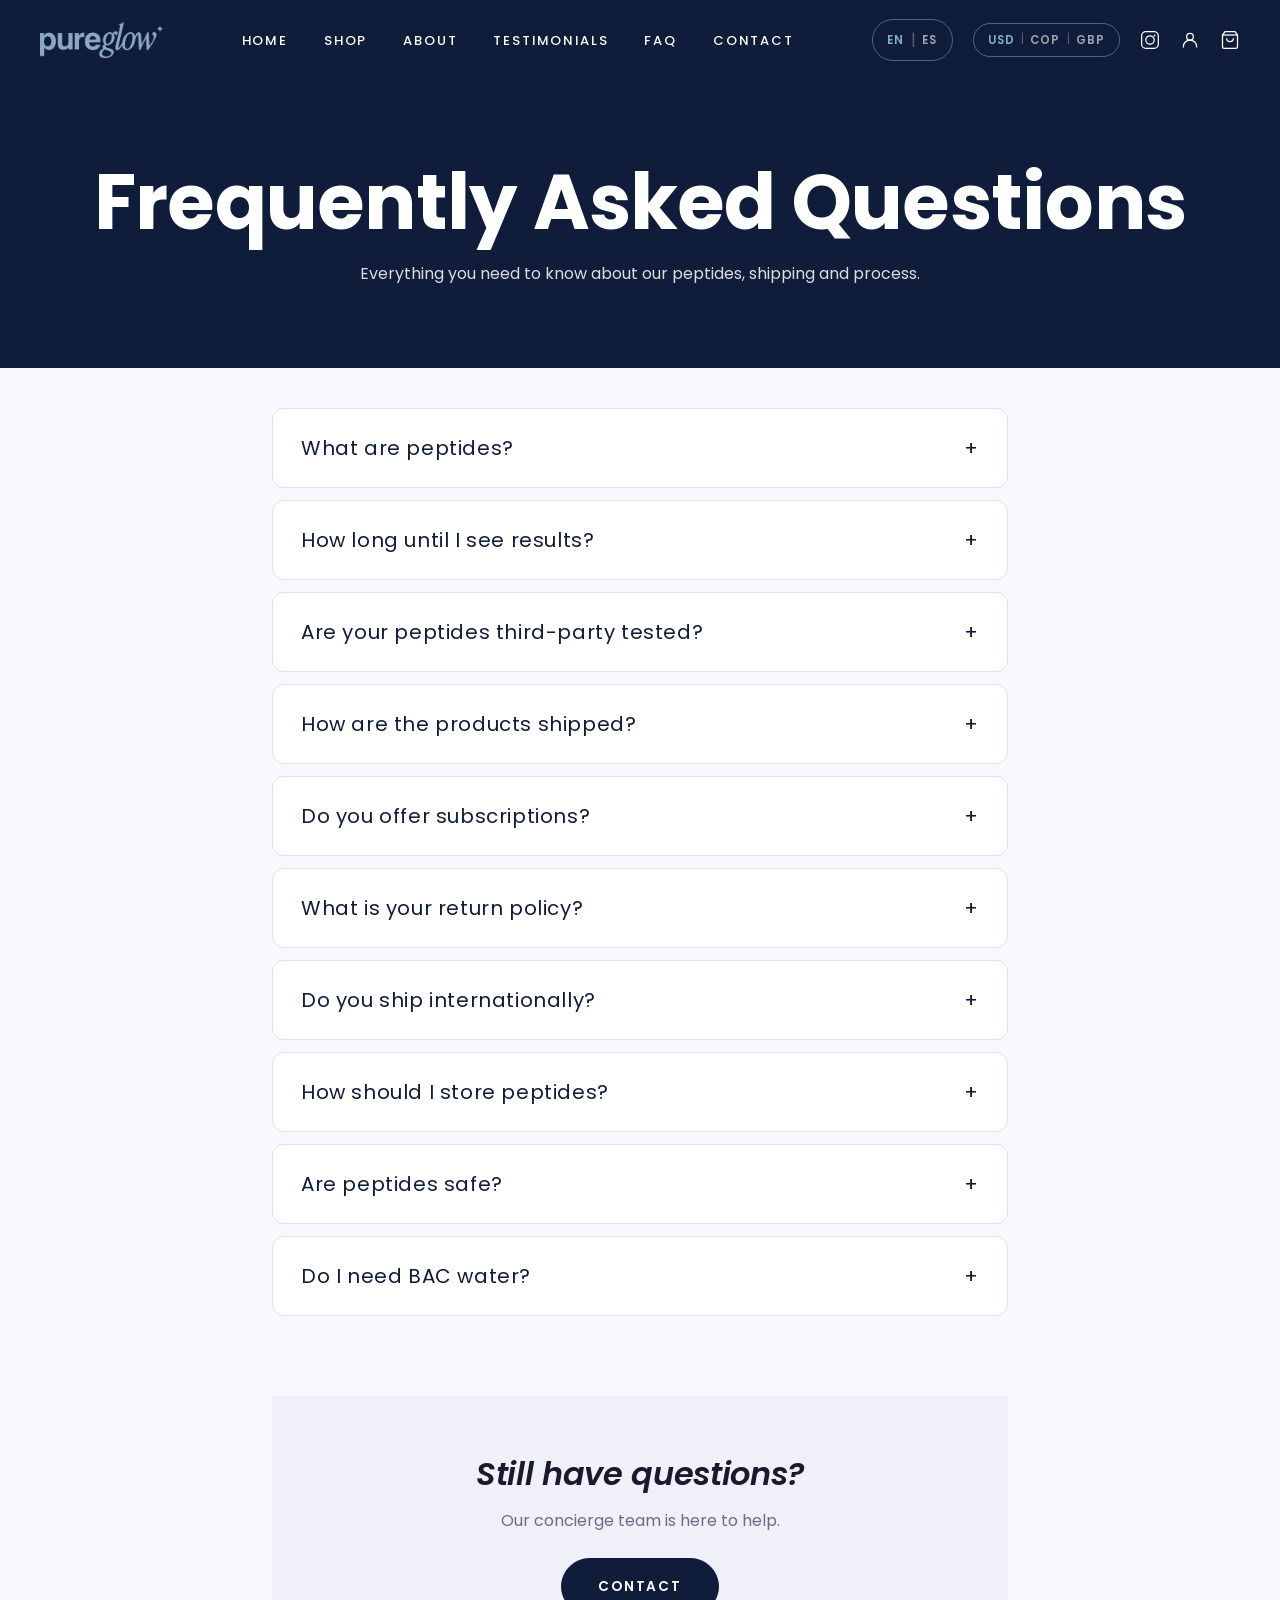
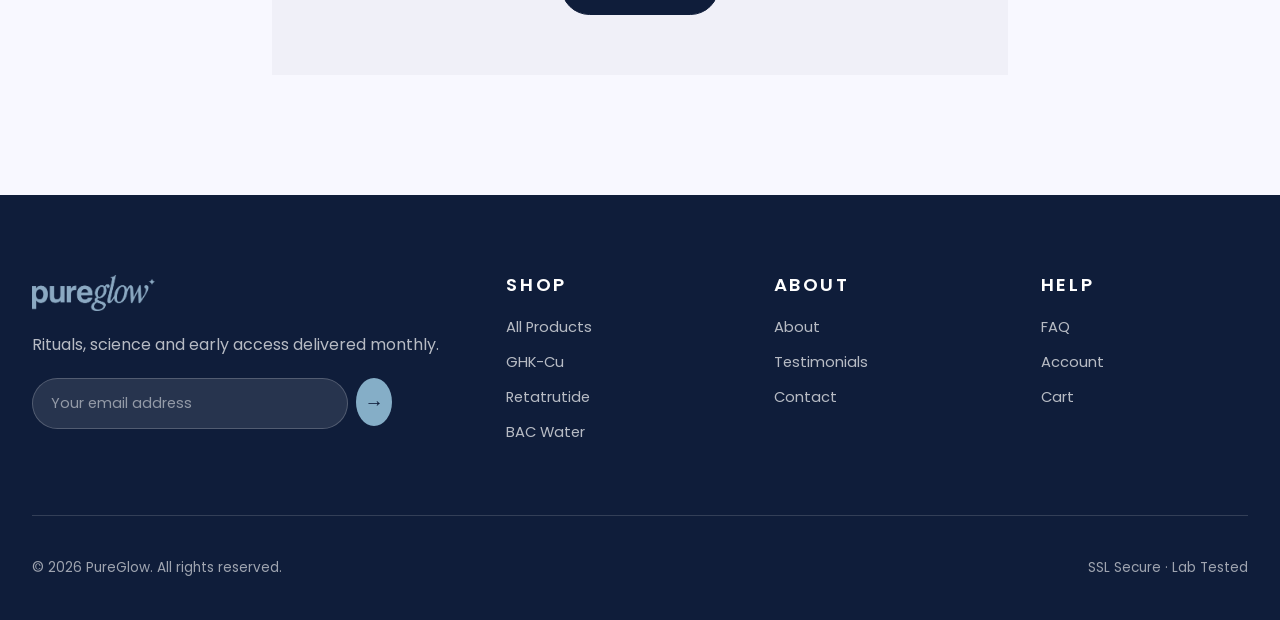
<file: faq.html>
<!DOCTYPE html>
<html lang="en">
<head>
<meta charset="UTF-8">
<meta name="viewport" content="width=device-width, initial-scale=1.0">
<title>FAQ — PureGlow</title>
<link rel="stylesheet" href="css/style.css">
</head>
<body>
<nav class="nav">
  <div class="nav-inner">
    <a href="index.html" class="nav-logo"><img src="assets/images/logo-blue.png" alt="pureglow" style="height:36px"></a>
    <ul class="nav-menu">
      <li><a href="index.html" data-translate="nav.home">Home</a></li>
      <li><a href="shop.html" data-translate="nav.shop">Shop</a></li>
      <li><a href="about.html" data-translate="nav.about">About</a></li>
      <li><a href="testimonials.html" data-translate="nav.testimonials">Testimonials</a></li>
            <li><a href="faq.html" data-translate="nav.faq">FAQ</a></li>
      <li><a href="contact.html" data-translate="nav.contact">Contact</a></li>
          <li class="mobile-only-nav"><a href="cart.html" data-translate="nav.cart">Cart</a></li>
      <li class="mobile-only-nav" style="border-bottom:none">
        <div class="mobile-nav-controls">
          <div>
            <div class="mobile-controls-label">Language</div>
            <div class="mobile-lang-row">
              <button data-lang="en" class="mobile-ctrl-btn">EN &middot; English</button>
              <button data-lang="es" class="mobile-ctrl-btn">ES &middot; Espa&ntilde;ol</button>
            </div>
          </div>
          <div>
            <div class="mobile-controls-label">Currency</div>
            <div class="mobile-currency-row">
              <button class="currency-btn mobile-ctrl-btn" data-currency="USD">USD</button>
              <button class="currency-btn mobile-ctrl-btn" data-currency="COP">COP</button>
              <button class="currency-btn mobile-ctrl-btn" data-currency="GBP">GBP</button>
            </div>
          </div>
        </div>
      </li>
    </ul>
    <div class="nav-actions">
      <div class="lang-switcher"><button data-lang="en">EN</button><span class="sep">|</span><button data-lang="es">ES</button></div>
      <div class="currency-selector">
        <button class="currency-btn active" data-currency="USD">USD</button>
        <span class="sep">|</span>
        <button class="currency-btn" data-currency="COP">COP</button>
        <span class="sep">|</span>
        <button class="currency-btn" data-currency="GBP">GBP</button>
      </div>
      <a href="https://www.instagram.com/pureglow_col/" class="nav-icon" target="_blank" rel="noopener" title="Instagram">
        <svg viewBox="0 0 24 24" width="20" height="20" fill="none" stroke="currentColor" stroke-width="1.5"><rect x="2" y="2" width="20" height="20" rx="5"/><circle cx="12" cy="12" r="5"/><circle cx="17.5" cy="6.5" r="1" fill="currentColor" stroke="none"/></svg>
      </a>
      <a href="account.html" class="nav-icon"><svg viewBox="0 0 24 24" width="20" height="20" fill="none" stroke="currentColor" stroke-width="1.5"><circle cx="12" cy="8" r="4"/><path d="M4 21v-1a8 8 0 0116 0v1"/></svg></a>
      <a href="#" class="nav-icon" data-open-cart><svg viewBox="0 0 24 24" width="20" height="20" fill="none" stroke="currentColor" stroke-width="1.5"><path d="M6 2L3 6v14a2 2 0 002 2h14a2 2 0 002-2V6l-3-4z"/><line x1="3" y1="6" x2="21" y2="6"/><path d="M16 10a4 4 0 01-8 0"/></svg><span class="cart-badge">0</span></a>
      <button class="hamburger"><span></span><span></span><span></span></button>
    </div>
  </div>
</nav>

<header class="page-header">
  <div class="container">
    <h1 data-translate="faq.title">Frequently Asked Questions</h1>
    <p data-translate="faq.sub">Everything you need to know about our peptides, shipping and process.</p>
  </div>
</header>

<section class="section" style="padding-top:40px">
  <div class="container-narrow">
    <div class="faq-list" id="faq-list"></div>

    <div style="text-align:center;margin-top:80px;padding:60px 40px;background:var(--color-gray)">
      <h3 style="font-family:var(--font-heading);font-style:italic;margin-bottom:16px">Still have questions?</h3>
      <p style="margin-bottom:24px">Our concierge team is here to help.</p>
      <a href="contact.html" class="btn btn-primary" data-translate="nav.contact">Contact</a>
    </div>
  </div>
</section>

<footer class="footer">
  <div class="container">
    <div class="footer-grid">
      <div><div class="footer-logo"><img src="assets/images/logo-blue.png" alt="pureglow" style="height:36px"></div><p data-translate="f.newsletter.sub">Rituals delivered monthly.</p><form class="newsletter-form" onsubmit="return submitNewsletter(event)"><input type="email" data-translate-placeholder="nl.placeholder" required><button type="submit">→</button></form></div>
      <div><h5 data-translate="f.shop">Shop</h5><ul><li><a href="shop.html">All Products</a></li><li><a href="product-ghkcu.html">GHK-Cu</a></li><li><a href="product-retatrutide.html">Retatrutide</a></li><li><a href="product-bacwater.html">BAC Water</a></li></ul></div>
      <div><h5 data-translate="f.about">About</h5><ul><li><a href="about.html">About</a></li><li><a href="testimonials.html">Testimonials</a></li><li><a href="contact.html">Contact</a></li></ul></div>
      <div><h5 data-translate="f.help">Help</h5><ul><li><a href="faq.html">FAQ</a></li><li><a href="account.html">Account</a></li><li><a href="cart.html">Cart</a></li></ul></div>
    </div>
    <div class="footer-bottom"><div data-translate="f.rights">© 2026 PureGlow.</div><div>SSL Secure · Lab Tested</div></div>
  </div>
</footer>

<div class="cart-overlay"></div>
<aside class="cart-sidebar">
  <div class="cart-header"><h3 data-translate="cart.title">Your Bag</h3><button class="cart-close">×</button></div>
  <div class="cart-items"></div>
  <div class="cart-footer">
    <div class="cart-subtotal"><span data-translate="cart.subtotal">Subtotal</span><span class="subtotal-val">$0.00</span></div>
    <div class="cart-subtotal total"><span data-translate="cart.total">Total</span><span class="total-val">$0.00</span></div>
    <a href="checkout.html" class="btn btn-primary btn-block" style="margin-top:16px" data-translate="cart.checkout">Checkout</a>
  </div>
</aside>

<div class="cookie-consent" id="cookie-consent"><p data-translate="cookie.text">We use cookies.</p><button class="btn btn-primary btn-sm" onclick="acceptCookies()" data-translate="cookie.accept">Accept</button></div>

<script src="js/translations.js"></script>
<script src="js/currency.js"></script>
<script src="js/cart.js"></script>
<script src="js/main.js"></script>
</body>
</html>
</file>
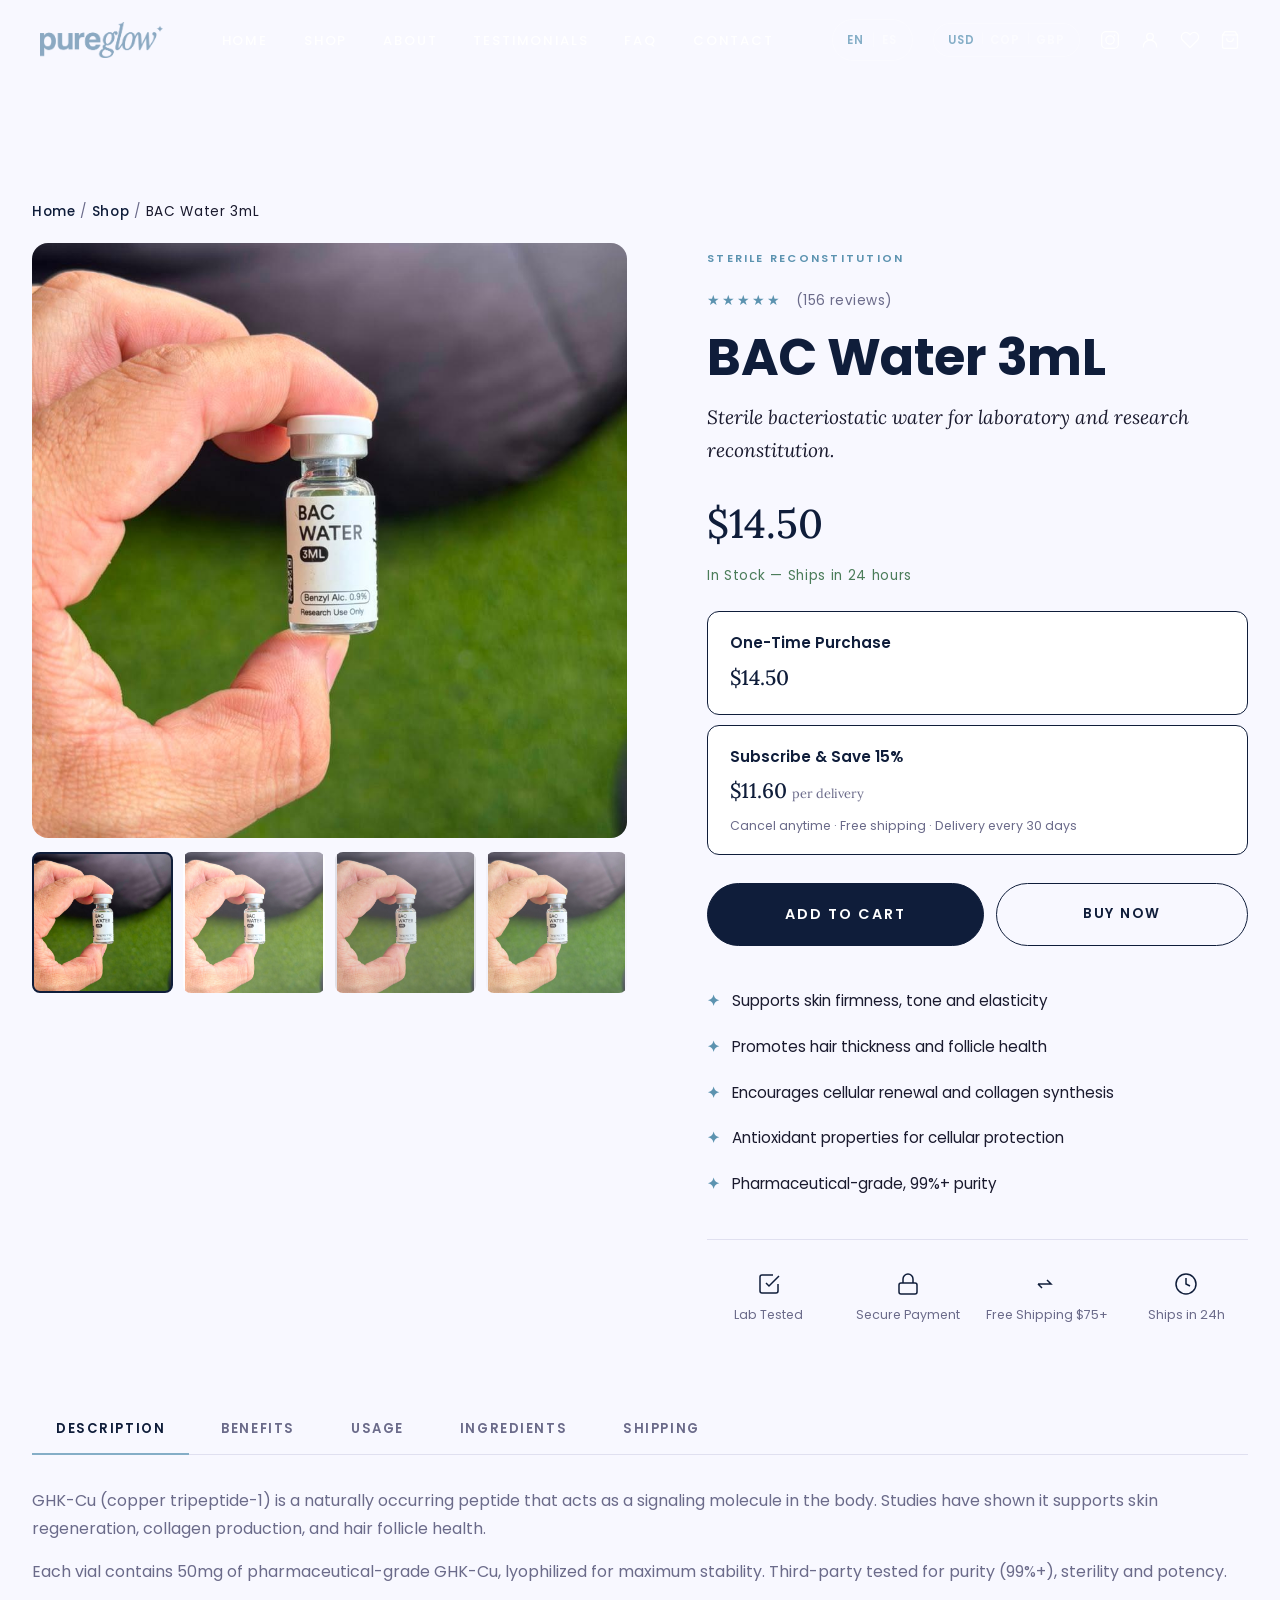
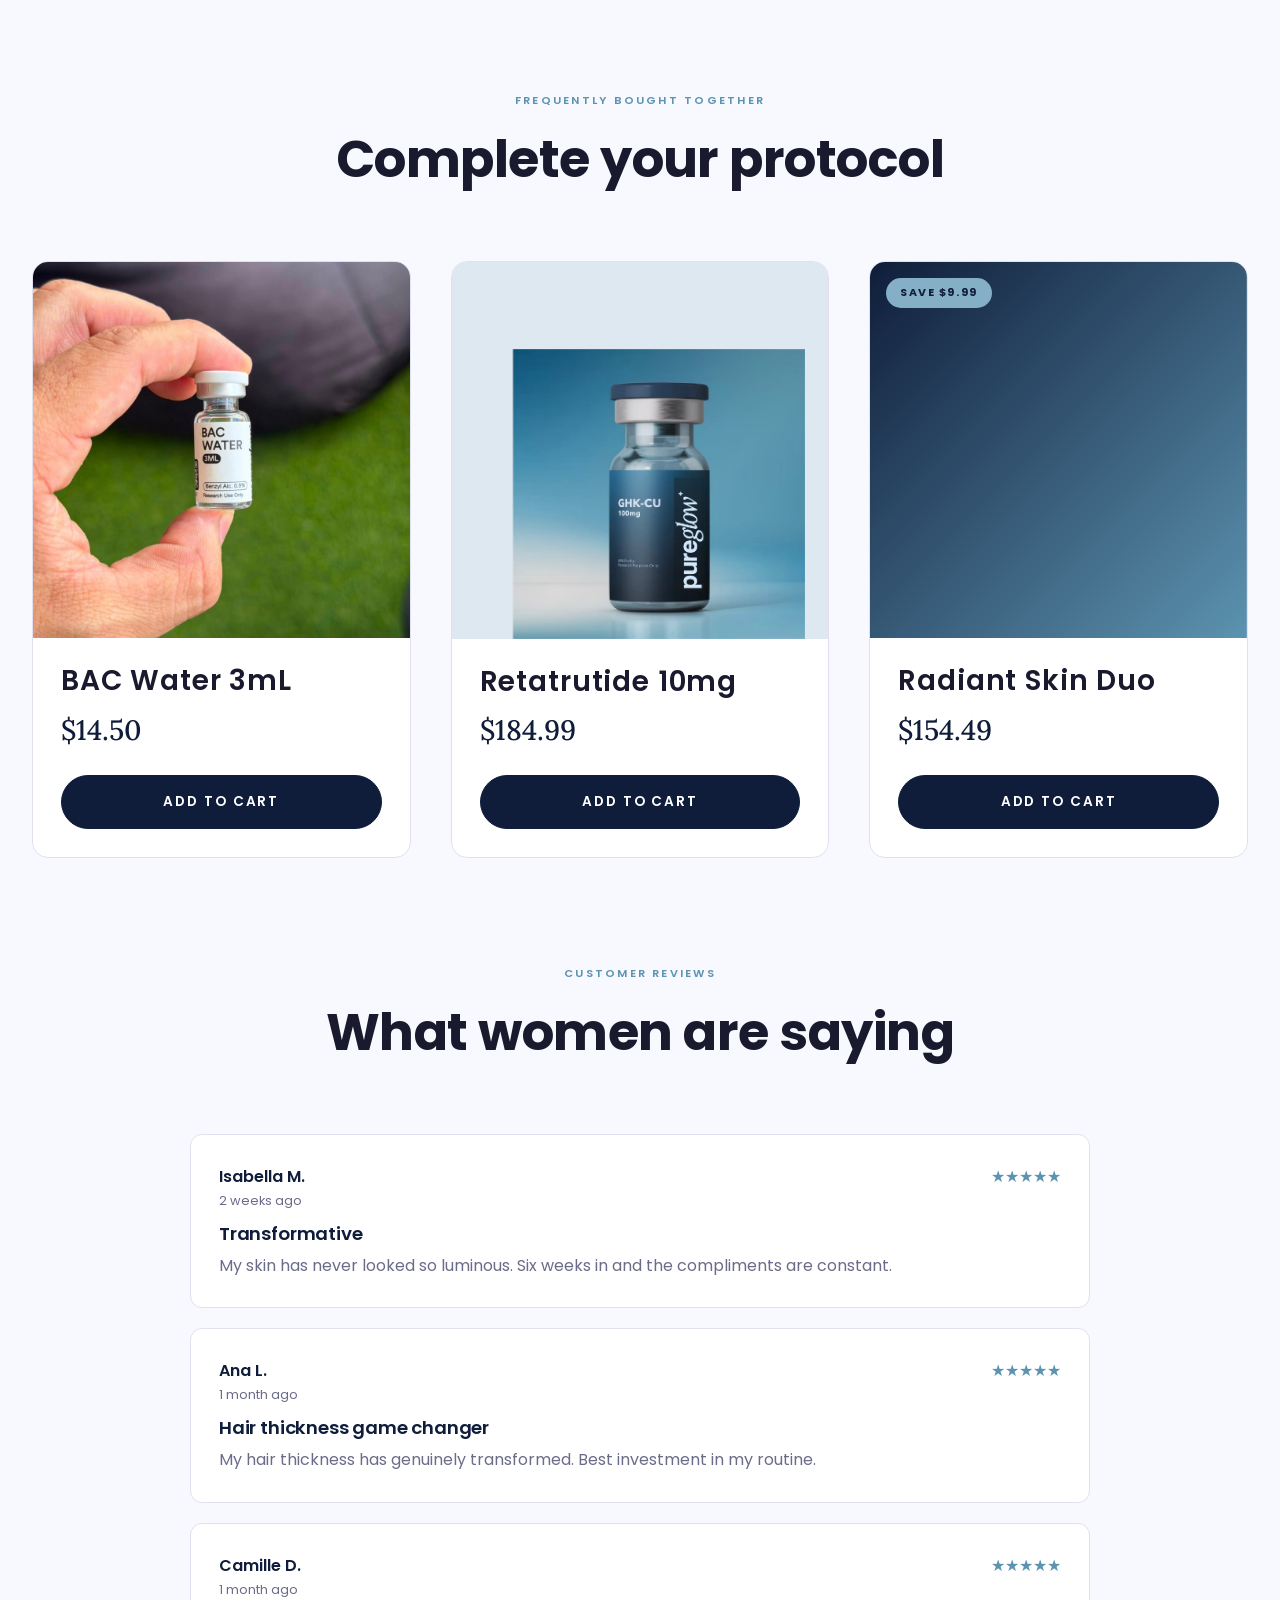
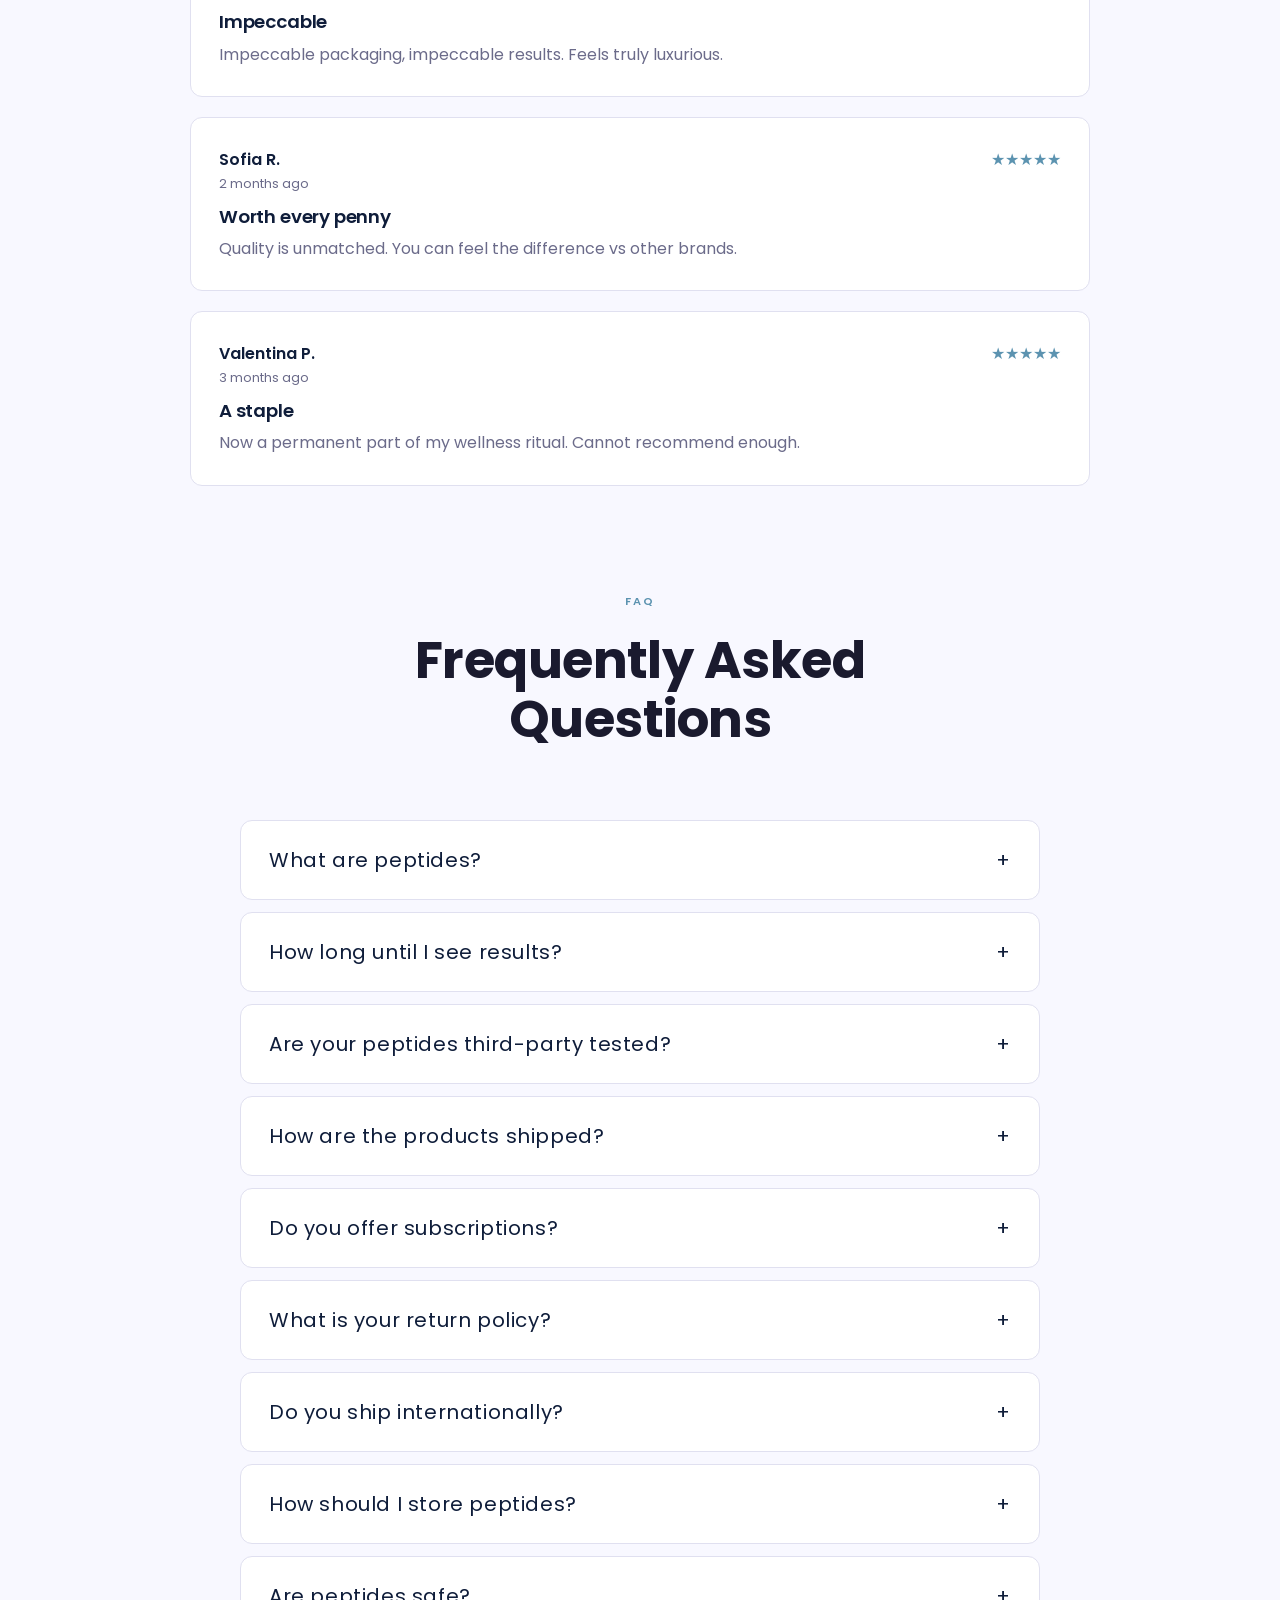
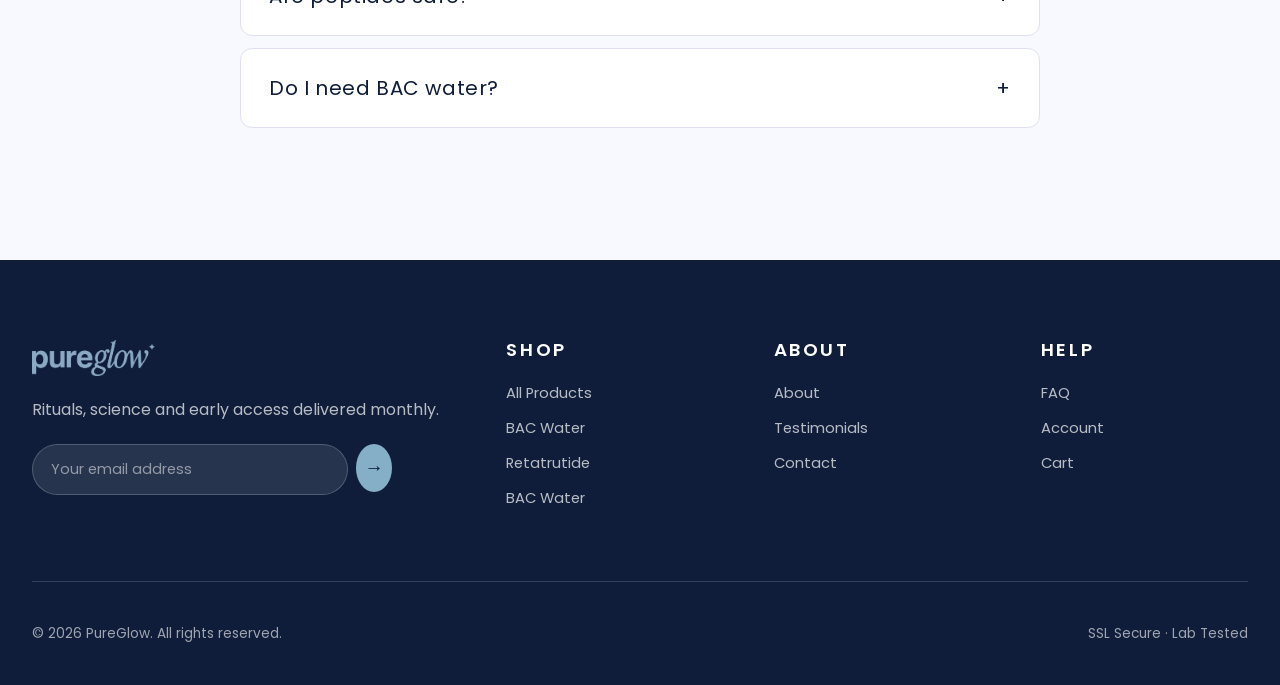
<file: product-bacwater.html>
<!DOCTYPE html>
<html lang="en">
<head>
<meta charset="UTF-8">
<meta name="viewport" content="width=device-width, initial-scale=1.0">
<title>BAC Water 3mL — PureGlow</title>
<link rel="stylesheet" href="css/style.css">
</head>
<body>
<nav class="nav">
  <div class="nav-inner">
    <a href="index.html" class="nav-logo"><img src="assets/images/logo-blue.png" alt="pureglow" style="height:36px"></a>
    <ul class="nav-menu">
      <li><a href="index.html" data-translate="nav.home">Home</a></li>
      <li><a href="shop.html" data-translate="nav.shop">Shop</a></li>
      <li><a href="about.html" data-translate="nav.about">About</a></li>
      <li><a href="testimonials.html" data-translate="nav.testimonials">Testimonials</a></li>
            <li><a href="faq.html" data-translate="nav.faq">FAQ</a></li>
      <li><a href="contact.html" data-translate="nav.contact">Contact</a></li>
          <li class="mobile-only-nav"><a href="cart.html" data-translate="nav.cart">Cart</a></li>
      <li class="mobile-only-nav" style="border-bottom:none">
        <div class="mobile-nav-controls">
          <div>
            <div class="mobile-controls-label">Language</div>
            <div class="mobile-lang-row">
              <button data-lang="en" class="mobile-ctrl-btn">EN &middot; English</button>
              <button data-lang="es" class="mobile-ctrl-btn">ES &middot; Espa&ntilde;ol</button>
            </div>
          </div>
          <div>
            <div class="mobile-controls-label">Currency</div>
            <div class="mobile-currency-row">
              <button class="currency-btn mobile-ctrl-btn" data-currency="USD">USD</button>
              <button class="currency-btn mobile-ctrl-btn" data-currency="COP">COP</button>
              <button class="currency-btn mobile-ctrl-btn" data-currency="GBP">GBP</button>
            </div>
          </div>
        </div>
      </li>
    </ul>
    <div class="nav-actions">
      <div class="lang-switcher"><button data-lang="en">EN</button><span class="sep">|</span><button data-lang="es">ES</button></div>
      <div class="currency-selector">
        <button class="currency-btn active" data-currency="USD">USD</button>
        <span class="sep">|</span>
        <button class="currency-btn" data-currency="COP">COP</button>
        <span class="sep">|</span>
        <button class="currency-btn" data-currency="GBP">GBP</button>
      </div>
      <a href="https://www.instagram.com/pureglow_col/" class="nav-icon" target="_blank" rel="noopener" title="Instagram">
        <svg viewBox="0 0 24 24" width="20" height="20" fill="none" stroke="currentColor" stroke-width="1.5"><rect x="2" y="2" width="20" height="20" rx="5"/><circle cx="12" cy="12" r="5"/><circle cx="17.5" cy="6.5" r="1" fill="currentColor" stroke="none"/></svg>
      </a>
      <a href="account.html" class="nav-icon"><svg viewBox="0 0 24 24" width="20" height="20" fill="none" stroke="currentColor" stroke-width="1.5"><circle cx="12" cy="8" r="4"/><path d="M4 21v-1a8 8 0 0116 0v1"/></svg></a>
      <a href="#" class="nav-icon"><svg viewBox="0 0 24 24" width="20" height="20" fill="none" stroke="currentColor" stroke-width="1.5"><path d="M20.84 4.61a5.5 5.5 0 00-7.78 0L12 5.67l-1.06-1.06a5.5 5.5 0 00-7.78 7.78l1.06 1.06L12 21.23l7.78-7.78 1.06-1.06a5.5 5.5 0 000-7.78z"/></svg><span class="cart-badge wishlist-badge" style="display:none">0</span></a>
      <a href="#" class="nav-icon" data-open-cart><svg viewBox="0 0 24 24" width="20" height="20" fill="none" stroke="currentColor" stroke-width="1.5"><path d="M6 2L3 6v14a2 2 0 002 2h14a2 2 0 002-2V6l-3-4z"/><line x1="3" y1="6" x2="21" y2="6"/><path d="M16 10a4 4 0 01-8 0"/></svg><span class="cart-badge">0</span></a>
      <button class="hamburger"><span></span><span></span><span></span></button>
    </div>
  </div>
</nav>

<section class="section">
  <div class="container">
    <div class="breadcrumb" style="margin-top:80px;margin-bottom:20px"><a href="index.html">Home</a> / <a href="shop.html">Shop</a> / <span>BAC Water 3mL</span></div>
    <div class="pdp">
      <div class="pdp-images">
        <div class="pdp-main-image product-image-bacwater"><span class="overlay-name">BAC Water</span></div>
        <div class="pdp-thumbs">
          <div class="pdp-thumb product-image-bacwater active"></div>
          <div class="pdp-thumb product-image-bacwater" style="filter:brightness(1.1)"></div>
          <div class="pdp-thumb product-image-bacwater" style="filter:brightness(0.9)"></div>
          <div class="pdp-thumb product-image-bacwater" style="filter:hue-rotate(10deg)"></div>
        </div>
      </div>

      <div class="pdp-info">
        <div class="eyebrow" data-translate="p.bac.tag">Sterile Reconstitution</div>
        <div class="pdp-rating">★★★★★ <span>(156 reviews)</span></div>
        <h1 class="pdp-title" data-translate="p.bac.name">BAC Water 3mL</h1>
        <p class="pdp-tagline" data-translate="p.bac.desc">Sterile bacteriostatic water for laboratory and research reconstitution.</p>
        <div class="pdp-price-block">
          <div class="pdp-price">$14.50</div>
          <div style="color:var(--color-success);font-size:0.85rem;margin-top:6px;letter-spacing:0.05em" data-translate="p.instock">In Stock — Ships in 24 hours</div>
        </div>

        <div class="sub-toggle">
          <label class="sub-option">
            <input type="radio" name="purchase-type" value="onetime" checked>
            <div class="sub-option-content">
              <div class="sub-option-title" data-translate="p.onetime">One-Time Purchase</div>
              <div class="sub-option-price">$14.50</div>
            </div>
          </label>
          <label class="sub-option active">
            <input type="radio" name="purchase-type" value="subscription">
            <div class="sub-option-content">
              <div class="sub-option-title" data-translate="p.sub">Subscribe & Save 15%</div>
              <div class="sub-option-price">$11.60 <span style="color:var(--color-text-light);font-size:0.8rem;font-weight:400" data-translate="p.subprice">per delivery</span></div>
              <div class="sub-option-meta">Cancel anytime · Free shipping · Delivery every 30 days</div>
            </div>
          </label>
        </div>

        <div class="pdp-actions">
          <button class="btn btn-primary btn-lg" onclick="Cart.add('bac', { subscription: document.querySelector('input[name=purchase-type]:checked').value === 'subscription' })" data-translate="p.add">Add to Cart</button>
          <button class="btn btn-outline" onclick="Cart.add('bac'); window.location='checkout.html'" data-translate="p.buy">Buy Now</button>
        </div>

        <ul class="pdp-benefits">
          <li>Supports skin firmness, tone and elasticity</li>
          <li>Promotes hair thickness and follicle health</li>
          <li>Encourages cellular renewal and collagen synthesis</li>
          <li>Antioxidant properties for cellular protection</li>
          <li>Pharmaceutical-grade, 99%+ purity</li>
        </ul>

        <div class="trust-badges">
          <div class="trust-badge"><svg viewBox="0 0 24 24" fill="none" stroke="currentColor" stroke-width="1.5"><path d="M9 11l3 3L22 4"/><path d="M21 12v7a2 2 0 01-2 2H5a2 2 0 01-2-2V5a2 2 0 012-2h11"/></svg><div>Lab Tested</div></div>
          <div class="trust-badge"><svg viewBox="0 0 24 24" fill="none" stroke="currentColor" stroke-width="1.5"><rect x="3" y="11" width="18" height="11" rx="2"/><path d="M7 11V7a5 5 0 0110 0v4"/></svg><div>Secure Payment</div></div>
          <div class="trust-badge"><svg viewBox="0 0 24 24" fill="none" stroke="currentColor" stroke-width="1.5"><path d="M3 12h13l-4-4M3 12l4 4"/></svg><div>Free Shipping $75+</div></div>
          <div class="trust-badge"><svg viewBox="0 0 24 24" fill="none" stroke="currentColor" stroke-width="1.5"><circle cx="12" cy="12" r="10"/><path d="M12 6v6l4 2"/></svg><div>Ships in 24h</div></div>
        </div>
      </div>
    </div>

    <div class="tabs">
      <div class="tab-nav">
        <button class="active" data-tab="desc" data-translate="tab.desc">Description</button>
        <button data-tab="benefits" data-translate="tab.benefits">Benefits</button>
        <button data-tab="usage" data-translate="tab.usage">Usage</button>
        <button data-tab="ingredients" data-translate="tab.ingredients">Ingredients</button>
        <button data-tab="shipping" data-translate="tab.shipping">Shipping</button>
      </div>
      <div class="tab-content active" data-tab-content="desc">
        <p>GHK-Cu (copper tripeptide-1) is a naturally occurring peptide that acts as a signaling molecule in the body. Studies have shown it supports skin regeneration, collagen production, and hair follicle health.</p>
        <p>Each vial contains 50mg of pharmaceutical-grade GHK-Cu, lyophilized for maximum stability. Third-party tested for purity (99%+), sterility and potency.</p>
      </div>
      <div class="tab-content" data-tab-content="benefits">
        <p><strong>Skin:</strong> Supports firmness, elasticity, tone and radiance. Encourages natural collagen synthesis.</p>
        <p><strong>Hair:</strong> Promotes thickness, follicle health and reduced shedding.</p>
        <p><strong>Cellular:</strong> Powerful antioxidant activity, supports cellular renewal and wound healing.</p>
      </div>
      <div class="tab-content" data-tab-content="usage">
        <p>Reconstitute with 2mL of bacteriostatic water. Store reconstituted vial at 2—8°C. Typical protocol: consult your qualified healthcare professional for personalized dosing.</p>
      </div>
      <div class="tab-content" data-tab-content="ingredients">
        <p>Copper tripeptide-1 (GHK-Cu) 50mg. Lyophilized powder. No excipients, no preservatives, no fillers.</p>
      </div>
      <div class="tab-content" data-tab-content="shipping">
        <p>All orders ship within 24 hours in insulated, temperature-controlled packaging with cold packs. Standard delivery is 2—3 business days within the US, 5—10 days internationally.</p>
      </div>
    </div>

    <div class="section-header fade-in" style="margin-top:100px">
      <div class="eyebrow" data-translate="tab.fbt">Frequently Bought Together</div>
      <h2>Complete your protocol</h2>
    </div>
    <div class="product-grid">
      <div class="product-card fade-in">
        <div class="product-image product-image-bacwater"><div class="product-name-overlay">BAC Water</div></div>
        <div class="product-info">
          <h3 class="product-title" data-translate="p.bac.name">BAC Water 3mL</h3>
          <div class="product-price">$14.50</div>
          <button class="btn btn-primary" onclick="Cart.add('bac')" data-translate="p.add">Add to Cart</button>
        </div>
      </div>
      <div class="product-card fade-in">
        <div class="product-image product-image-retatrutide"><div class="product-name-overlay">Retatrutide</div></div>
        <div class="product-info">
          <h3 class="product-title" data-translate="p.reta.name">Retatrutide 10mg</h3>
          <div class="product-price">$184.99</div>
          <button class="btn btn-primary" onclick="Cart.add('reta')" data-translate="p.add">Add to Cart</button>
        </div>
      </div>
      <div class="product-card fade-in">
        <div class="product-image product-image-bundle"><span class="product-badge gold">SAVE $9.99</span><div class="product-name-overlay">Skin Duo</div></div>
        <div class="product-info">
          <h3 class="product-title" data-translate="bundle.b1">Radiant Skin Duo</h3>
          <div class="product-price">$154.49</div>
          <button class="btn btn-primary" onclick="Cart.add('bundle1')" data-translate="p.add">Add to Cart</button>
        </div>
      </div>
    </div>

    <div class="section-header fade-in" style="margin-top:100px">
      <div class="eyebrow" data-translate="tab.reviews">Customer Reviews</div>
      <h2>What women are saying</h2>
    </div>
    <div class="review-list">
      <div class="review"><div class="review-header"><div><div class="review-author">Isabella M.</div><div class="review-date">2 weeks ago</div></div><div style="color:var(--color-orchid)">★★★★★</div></div><h4 class="review-title">Transformative</h4><p>My skin has never looked so luminous. Six weeks in and the compliments are constant.</p></div>
      <div class="review"><div class="review-header"><div><div class="review-author">Ana L.</div><div class="review-date">1 month ago</div></div><div style="color:var(--color-orchid)">★★★★★</div></div><h4 class="review-title">Hair thickness game changer</h4><p>My hair thickness has genuinely transformed. Best investment in my routine.</p></div>
      <div class="review"><div class="review-header"><div><div class="review-author">Camille D.</div><div class="review-date">1 month ago</div></div><div style="color:var(--color-orchid)">★★★★★</div></div><h4 class="review-title">Impeccable</h4><p>Impeccable packaging, impeccable results. Feels truly luxurious.</p></div>
      <div class="review"><div class="review-header"><div><div class="review-author">Sofia R.</div><div class="review-date">2 months ago</div></div><div style="color:var(--color-orchid)">★★★★★</div></div><h4 class="review-title">Worth every penny</h4><p>Quality is unmatched. You can feel the difference vs other brands.</p></div>
      <div class="review"><div class="review-header"><div><div class="review-author">Valentina P.</div><div class="review-date">3 months ago</div></div><div style="color:var(--color-orchid)">★★★★★</div></div><h4 class="review-title">A staple</h4><p>Now a permanent part of my wellness ritual. Cannot recommend enough.</p></div>
    </div>

    <div class="section-header fade-in" style="margin-top:100px">
      <div class="eyebrow">FAQ</div>
      <h2 data-translate="faq.title">Frequently Asked Questions</h2>
    </div>
    <div class="faq-list" id="faq-list"></div>
  </div>
</section>

<footer class="footer">
  <div class="container">
    <div class="footer-grid">
      <div><div class="footer-logo"><img src="assets/images/logo-blue.png" alt="pureglow" style="height:36px"></div><p data-translate="f.newsletter.sub">Rituals delivered monthly.</p><form class="newsletter-form" onsubmit="return submitNewsletter(event)"><input type="email" data-translate-placeholder="nl.placeholder" required><button type="submit">→</button></form></div>
      <div><h5 data-translate="f.shop">Shop</h5><ul><li><a href="shop.html">All Products</a></li><li><a href="product-ghkcu.html">BAC Water</a></li><li><a href="product-retatrutide.html">Retatrutide</a></li><li><a href="product-bacwater.html">BAC Water</a></li></ul></div>
      <div><h5 data-translate="f.about">About</h5><ul><li><a href="about.html" data-translate="nav.about">About</a></li><li><a href="testimonials.html" data-translate="nav.testimonials">Testimonials</a></li><li><a href="contact.html" data-translate="nav.contact">Contact</a></li></ul></div>
      <div><h5 data-translate="f.help">Help</h5><ul><li><a href="faq.html" data-translate="nav.faq">FAQ</a></li><li><a href="account.html" data-translate="nav.account">Account</a></li><li><a href="cart.html" data-translate="nav.cart">Cart</a></li></ul></div>
    </div>
    <div class="footer-bottom"><div data-translate="f.rights">© 2026 PureGlow.</div><div>SSL Secure · Lab Tested</div></div>
  </div>
</footer>

<div class="cart-overlay"></div>
<aside class="cart-sidebar">
  <div class="cart-header"><h3 data-translate="cart.title">Your Bag</h3><button class="cart-close">×</button></div>
  <div class="cart-items"></div>
  <div class="cart-footer">
    <div class="cart-subtotal"><span data-translate="cart.subtotal">Subtotal</span><span class="subtotal-val">$0.00</span></div>
    <div class="cart-subtotal total"><span data-translate="cart.total">Total</span><span class="total-val">$0.00</span></div>
    <a href="checkout.html" class="btn btn-primary btn-block" style="margin-top:16px" data-translate="cart.checkout">Checkout</a>
  </div>
</aside>

<div class="cookie-consent" id="cookie-consent"><p data-translate="cookie.text">We use cookies.</p><button class="btn btn-primary btn-sm" onclick="acceptCookies()" data-translate="cookie.accept">Accept</button></div>

<script src="js/translations.js"></script>
<script src="js/currency.js"></script>
<script src="js/cart.js"></script>
<script src="js/main.js"></script>
</body>
</html>
</file>
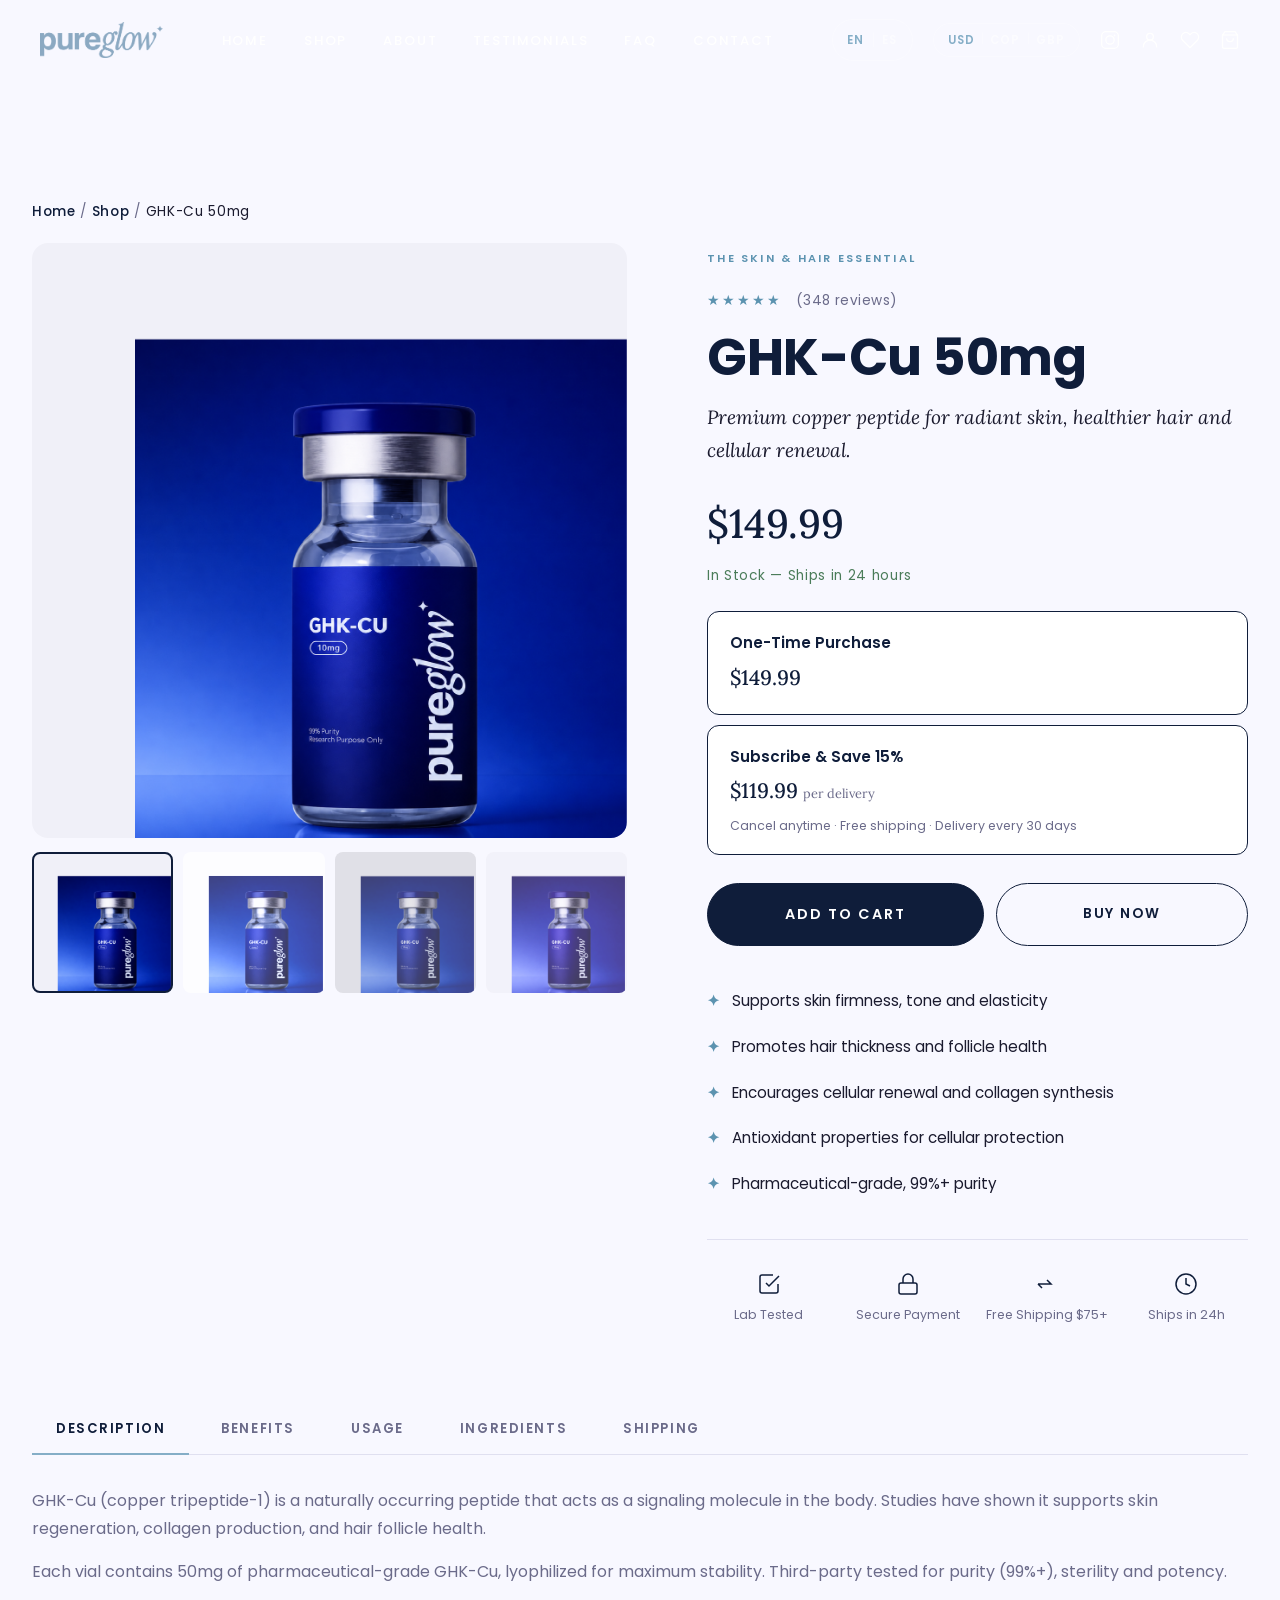
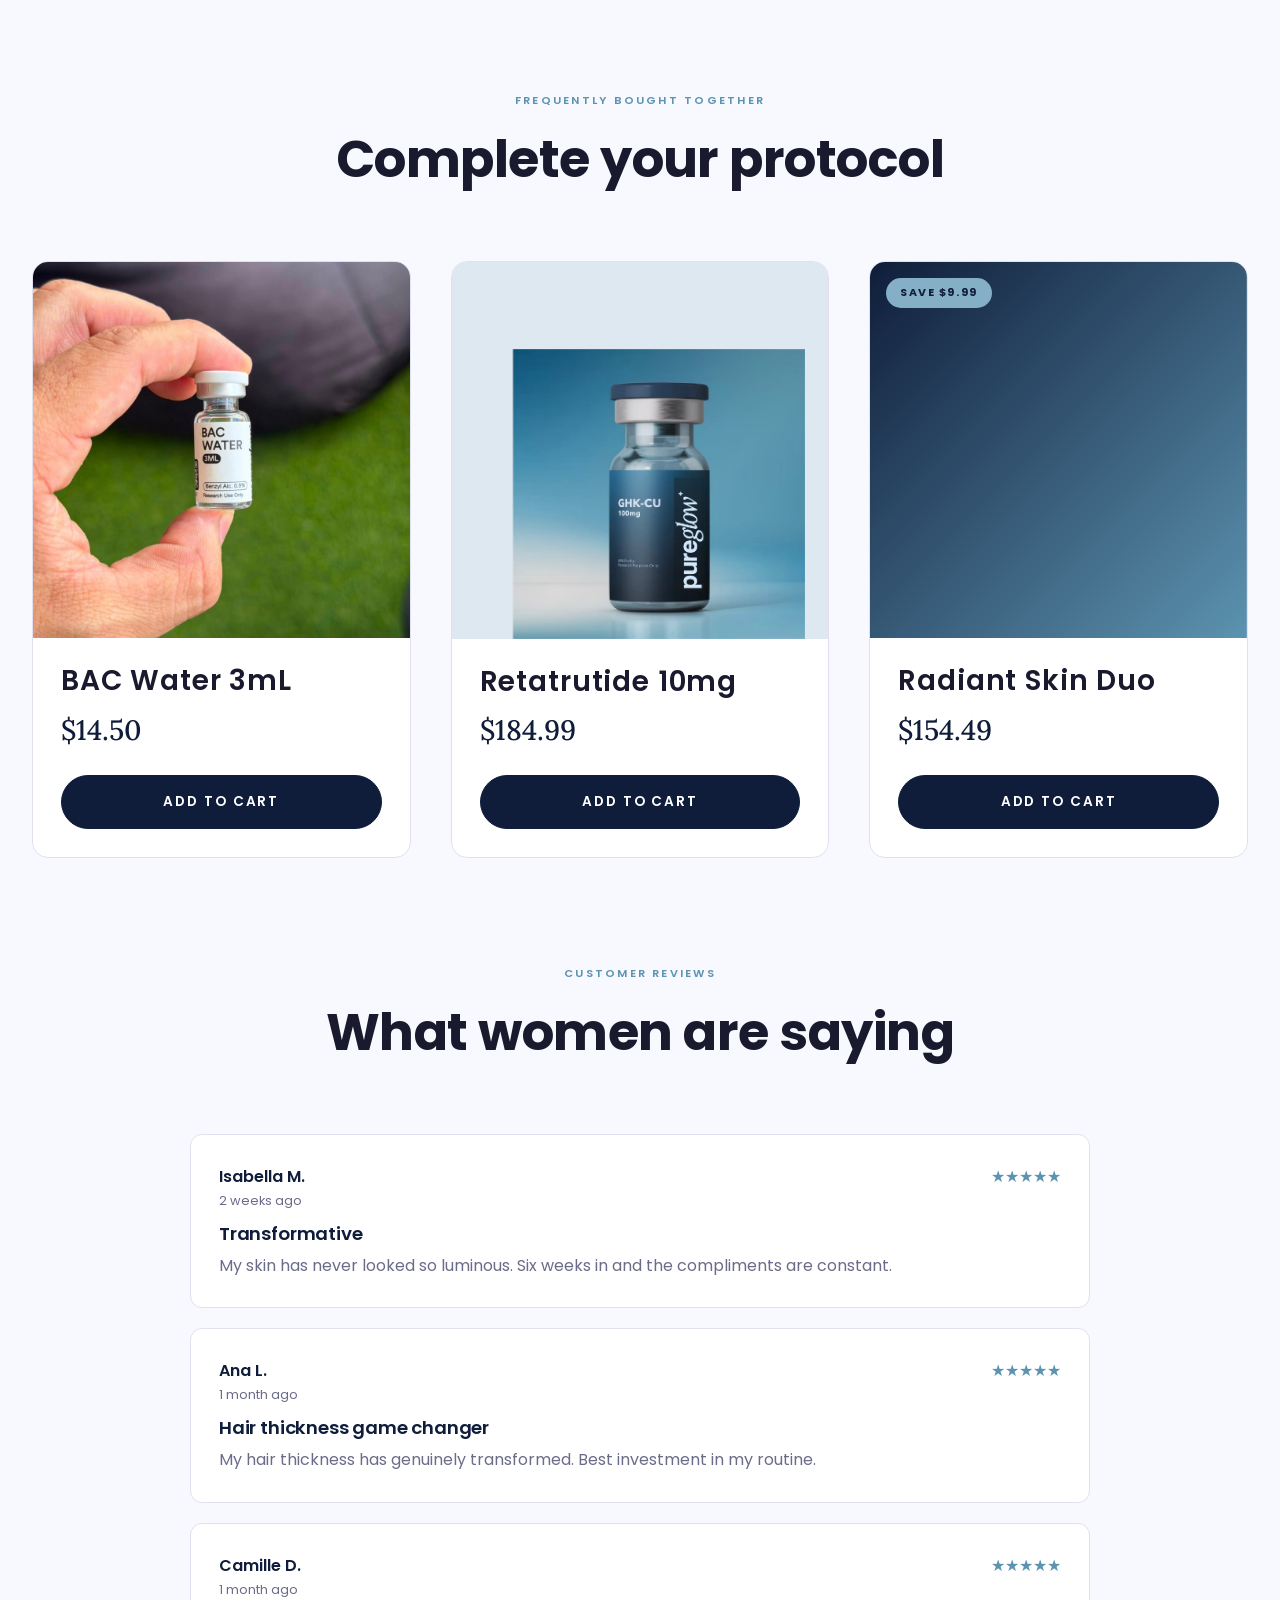
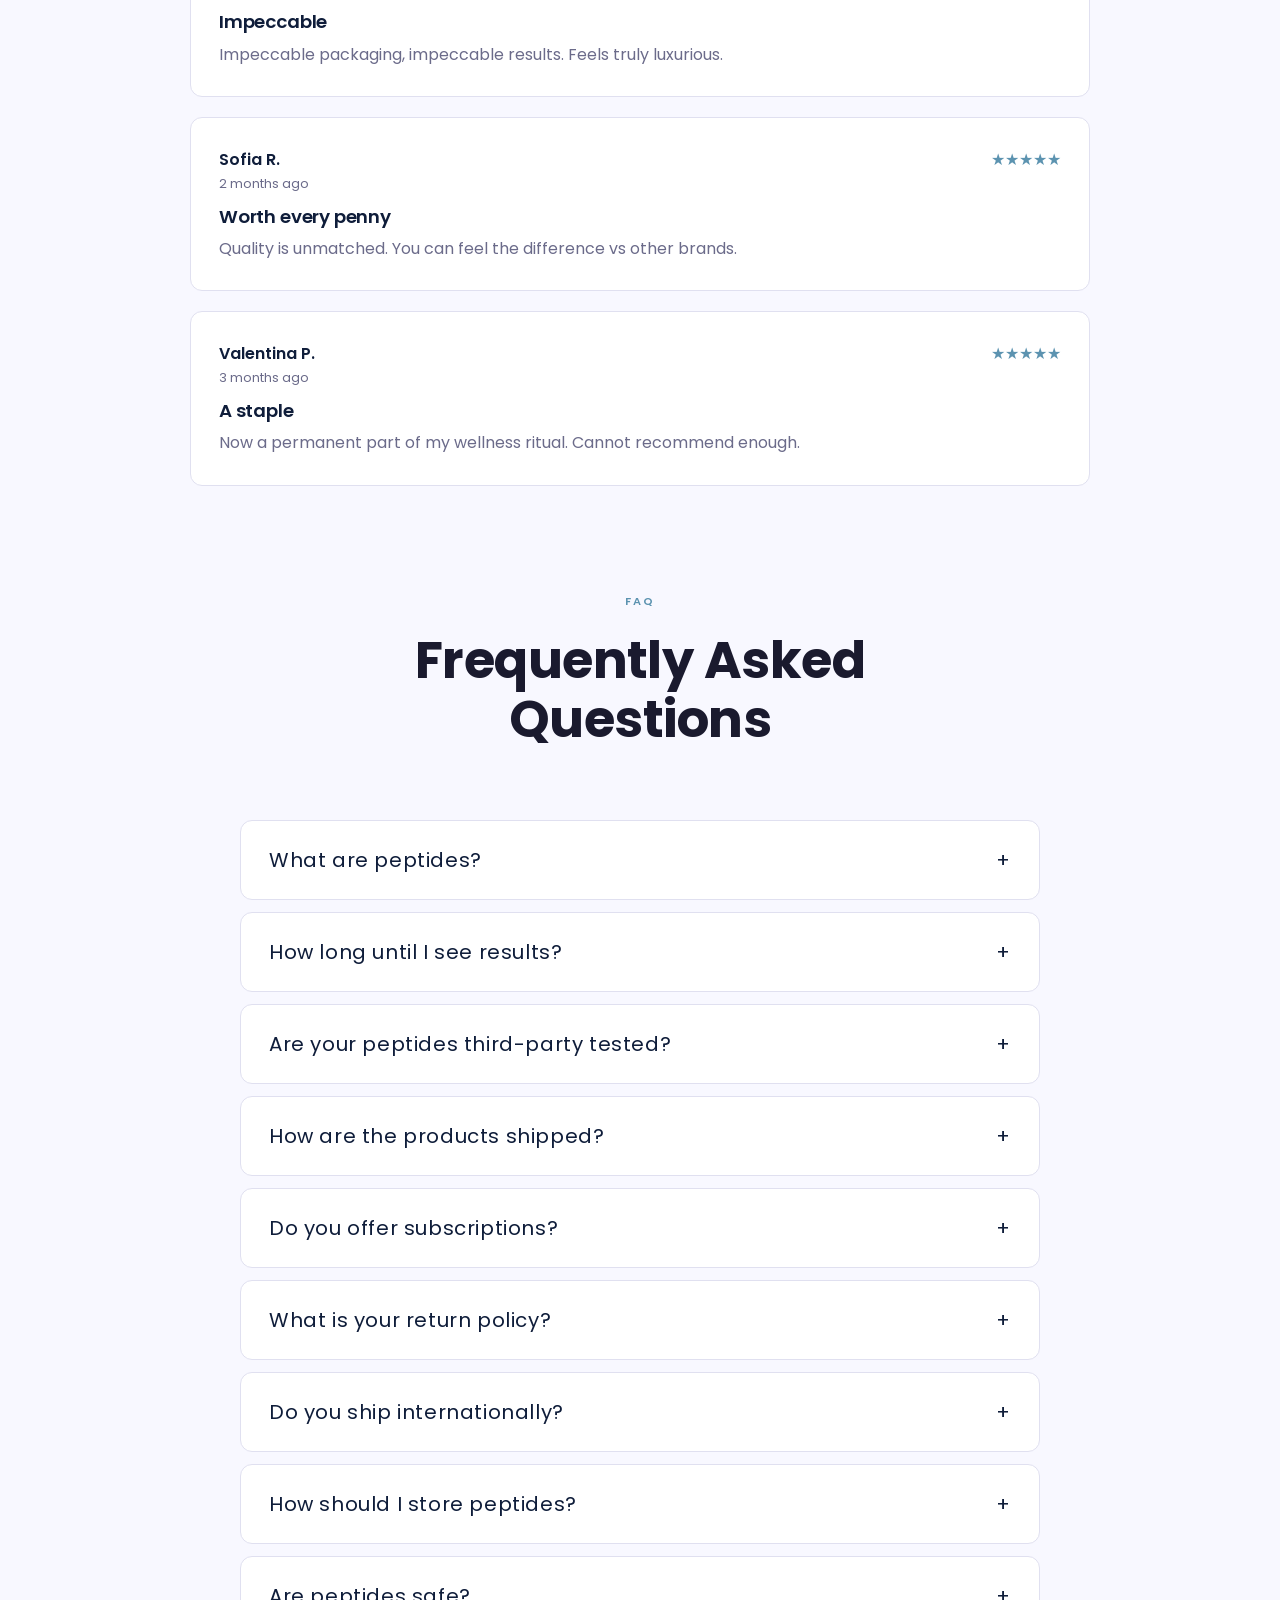
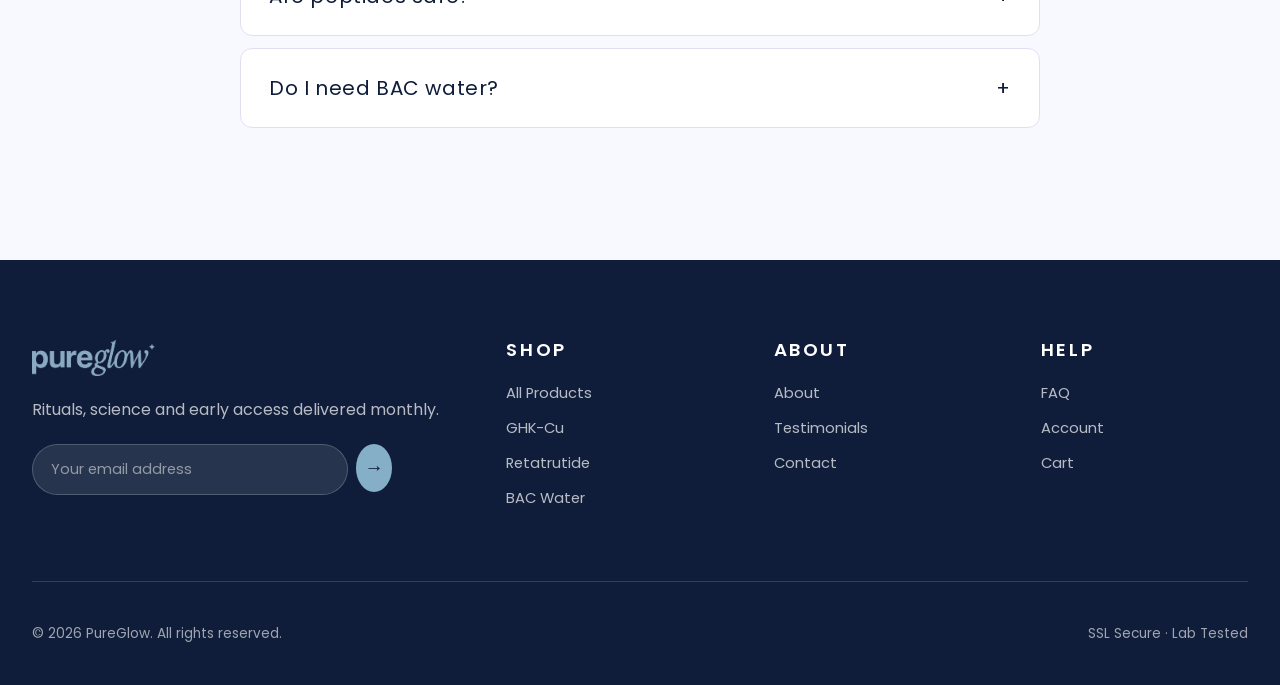
<file: product-ghkcu.html>
<!DOCTYPE html>
<html lang="en">
<head>
<meta charset="UTF-8">
<meta name="viewport" content="width=device-width, initial-scale=1.0">
<title>GHK-Cu 50mg — PureGlow</title>
<link rel="stylesheet" href="css/style.css">
</head>
<body>
<nav class="nav">
  <div class="nav-inner">
    <a href="index.html" class="nav-logo"><img src="assets/images/logo-blue.png" alt="pureglow" style="height:36px"></a>
    <ul class="nav-menu">
      <li><a href="index.html" data-translate="nav.home">Home</a></li>
      <li><a href="shop.html" data-translate="nav.shop">Shop</a></li>
      <li><a href="about.html" data-translate="nav.about">About</a></li>
      <li><a href="testimonials.html" data-translate="nav.testimonials">Testimonials</a></li>
            <li><a href="faq.html" data-translate="nav.faq">FAQ</a></li>
      <li><a href="contact.html" data-translate="nav.contact">Contact</a></li>
          <li class="mobile-only-nav"><a href="cart.html" data-translate="nav.cart">Cart</a></li>
      <li class="mobile-only-nav" style="border-bottom:none">
        <div class="mobile-nav-controls">
          <div>
            <div class="mobile-controls-label">Language</div>
            <div class="mobile-lang-row">
              <button data-lang="en" class="mobile-ctrl-btn">EN &middot; English</button>
              <button data-lang="es" class="mobile-ctrl-btn">ES &middot; Espa&ntilde;ol</button>
            </div>
          </div>
          <div>
            <div class="mobile-controls-label">Currency</div>
            <div class="mobile-currency-row">
              <button class="currency-btn mobile-ctrl-btn" data-currency="USD">USD</button>
              <button class="currency-btn mobile-ctrl-btn" data-currency="COP">COP</button>
              <button class="currency-btn mobile-ctrl-btn" data-currency="GBP">GBP</button>
            </div>
          </div>
        </div>
      </li>
    </ul>
    <div class="nav-actions">
      <div class="lang-switcher"><button data-lang="en">EN</button><span class="sep">|</span><button data-lang="es">ES</button></div>
      <div class="currency-selector">
        <button class="currency-btn active" data-currency="USD">USD</button>
        <span class="sep">|</span>
        <button class="currency-btn" data-currency="COP">COP</button>
        <span class="sep">|</span>
        <button class="currency-btn" data-currency="GBP">GBP</button>
      </div>
      <a href="https://www.instagram.com/pureglow_col/" class="nav-icon" target="_blank" rel="noopener" title="Instagram">
        <svg viewBox="0 0 24 24" width="20" height="20" fill="none" stroke="currentColor" stroke-width="1.5"><rect x="2" y="2" width="20" height="20" rx="5"/><circle cx="12" cy="12" r="5"/><circle cx="17.5" cy="6.5" r="1" fill="currentColor" stroke="none"/></svg>
      </a>
      <a href="account.html" class="nav-icon"><svg viewBox="0 0 24 24" width="20" height="20" fill="none" stroke="currentColor" stroke-width="1.5"><circle cx="12" cy="8" r="4"/><path d="M4 21v-1a8 8 0 0116 0v1"/></svg></a>
      <a href="#" class="nav-icon"><svg viewBox="0 0 24 24" width="20" height="20" fill="none" stroke="currentColor" stroke-width="1.5"><path d="M20.84 4.61a5.5 5.5 0 00-7.78 0L12 5.67l-1.06-1.06a5.5 5.5 0 00-7.78 7.78l1.06 1.06L12 21.23l7.78-7.78 1.06-1.06a5.5 5.5 0 000-7.78z"/></svg><span class="cart-badge wishlist-badge" style="display:none">0</span></a>
      <a href="#" class="nav-icon" data-open-cart><svg viewBox="0 0 24 24" width="20" height="20" fill="none" stroke="currentColor" stroke-width="1.5"><path d="M6 2L3 6v14a2 2 0 002 2h14a2 2 0 002-2V6l-3-4z"/><line x1="3" y1="6" x2="21" y2="6"/><path d="M16 10a4 4 0 01-8 0"/></svg><span class="cart-badge">0</span></a>
      <button class="hamburger"><span></span><span></span><span></span></button>
    </div>
  </div>
</nav>

<section class="section">
  <div class="container">
    <div class="breadcrumb" style="margin-top:80px;margin-bottom:20px"><a href="index.html">Home</a> / <a href="shop.html">Shop</a> / <span>GHK-Cu 50mg</span></div>
    <div class="pdp">
      <div class="pdp-images">
        <div class="pdp-main-image product-image-ghkcu"><span class="overlay-name">GHK-Cu</span></div>
        <div class="pdp-thumbs">
          <div class="pdp-thumb product-image-ghkcu active"></div>
          <div class="pdp-thumb product-image-ghkcu" style="filter:brightness(1.1)"></div>
          <div class="pdp-thumb product-image-ghkcu" style="filter:brightness(0.9)"></div>
          <div class="pdp-thumb product-image-ghkcu" style="filter:hue-rotate(10deg)"></div>
        </div>
      </div>

      <div class="pdp-info">
        <div class="eyebrow" data-translate="p.ghkcu.tag">The Skin & Hair Essential</div>
        <div class="pdp-rating">★★★★★ <span>(348 reviews)</span></div>
        <h1 class="pdp-title" data-translate="p.ghkcu.name">GHK-Cu 50mg</h1>
        <p class="pdp-tagline" data-translate="p.ghkcu.desc">Premium copper peptide for radiant skin, healthier hair and cellular renewal.</p>
        <div class="pdp-price-block">
          <div class="pdp-price">$149.99</div>
          <div style="color:var(--color-success);font-size:0.85rem;margin-top:6px;letter-spacing:0.05em" data-translate="p.instock">In Stock — Ships in 24 hours</div>
        </div>

        <div class="sub-toggle">
          <label class="sub-option">
            <input type="radio" name="purchase-type" value="onetime" checked>
            <div class="sub-option-content">
              <div class="sub-option-title" data-translate="p.onetime">One-Time Purchase</div>
              <div class="sub-option-price">$149.99</div>
            </div>
          </label>
          <label class="sub-option active">
            <input type="radio" name="purchase-type" value="subscription">
            <div class="sub-option-content">
              <div class="sub-option-title" data-translate="p.sub">Subscribe & Save 15%</div>
              <div class="sub-option-price">$119.99 <span style="color:var(--color-text-light);font-size:0.8rem;font-weight:400" data-translate="p.subprice">per delivery</span></div>
              <div class="sub-option-meta">Cancel anytime · Free shipping · Delivery every 30 days</div>
            </div>
          </label>
        </div>

        <div class="pdp-actions">
          <button class="btn btn-primary btn-lg" onclick="Cart.add('ghkcu', { subscription: document.querySelector('input[name=purchase-type]:checked').value === 'subscription' })" data-translate="p.add">Add to Cart</button>
          <button class="btn btn-outline" onclick="Cart.add('ghkcu'); window.location='checkout.html'" data-translate="p.buy">Buy Now</button>
        </div>

        <ul class="pdp-benefits">
          <li>Supports skin firmness, tone and elasticity</li>
          <li>Promotes hair thickness and follicle health</li>
          <li>Encourages cellular renewal and collagen synthesis</li>
          <li>Antioxidant properties for cellular protection</li>
          <li>Pharmaceutical-grade, 99%+ purity</li>
        </ul>

        <div class="trust-badges">
          <div class="trust-badge"><svg viewBox="0 0 24 24" fill="none" stroke="currentColor" stroke-width="1.5"><path d="M9 11l3 3L22 4"/><path d="M21 12v7a2 2 0 01-2 2H5a2 2 0 01-2-2V5a2 2 0 012-2h11"/></svg><div>Lab Tested</div></div>
          <div class="trust-badge"><svg viewBox="0 0 24 24" fill="none" stroke="currentColor" stroke-width="1.5"><rect x="3" y="11" width="18" height="11" rx="2"/><path d="M7 11V7a5 5 0 0110 0v4"/></svg><div>Secure Payment</div></div>
          <div class="trust-badge"><svg viewBox="0 0 24 24" fill="none" stroke="currentColor" stroke-width="1.5"><path d="M3 12h13l-4-4M3 12l4 4"/></svg><div>Free Shipping $75+</div></div>
          <div class="trust-badge"><svg viewBox="0 0 24 24" fill="none" stroke="currentColor" stroke-width="1.5"><circle cx="12" cy="12" r="10"/><path d="M12 6v6l4 2"/></svg><div>Ships in 24h</div></div>
        </div>
      </div>
    </div>

    <div class="tabs">
      <div class="tab-nav">
        <button class="active" data-tab="desc" data-translate="tab.desc">Description</button>
        <button data-tab="benefits" data-translate="tab.benefits">Benefits</button>
        <button data-tab="usage" data-translate="tab.usage">Usage</button>
        <button data-tab="ingredients" data-translate="tab.ingredients">Ingredients</button>
        <button data-tab="shipping" data-translate="tab.shipping">Shipping</button>
      </div>
      <div class="tab-content active" data-tab-content="desc">
        <p>GHK-Cu (copper tripeptide-1) is a naturally occurring peptide that acts as a signaling molecule in the body. Studies have shown it supports skin regeneration, collagen production, and hair follicle health.</p>
        <p>Each vial contains 50mg of pharmaceutical-grade GHK-Cu, lyophilized for maximum stability. Third-party tested for purity (99%+), sterility and potency.</p>
      </div>
      <div class="tab-content" data-tab-content="benefits">
        <p><strong>Skin:</strong> Supports firmness, elasticity, tone and radiance. Encourages natural collagen synthesis.</p>
        <p><strong>Hair:</strong> Promotes thickness, follicle health and reduced shedding.</p>
        <p><strong>Cellular:</strong> Powerful antioxidant activity, supports cellular renewal and wound healing.</p>
      </div>
      <div class="tab-content" data-tab-content="usage">
        <p>Reconstitute with 2mL of bacteriostatic water. Store reconstituted vial at 2—8°C. Typical protocol: consult your qualified healthcare professional for personalized dosing.</p>
      </div>
      <div class="tab-content" data-tab-content="ingredients">
        <p>Copper tripeptide-1 (GHK-Cu) 50mg. Lyophilized powder. No excipients, no preservatives, no fillers.</p>
      </div>
      <div class="tab-content" data-tab-content="shipping">
        <p>All orders ship within 24 hours in insulated, temperature-controlled packaging with cold packs. Standard delivery is 2—3 business days within the US, 5—10 days internationally.</p>
      </div>
    </div>

    <div class="section-header fade-in" style="margin-top:100px">
      <div class="eyebrow" data-translate="tab.fbt">Frequently Bought Together</div>
      <h2>Complete your protocol</h2>
    </div>
    <div class="product-grid">
      <div class="product-card fade-in">
        <div class="product-image product-image-bacwater"><div class="product-name-overlay">BAC Water</div></div>
        <div class="product-info">
          <h3 class="product-title" data-translate="p.bac.name">BAC Water 3mL</h3>
          <div class="product-price">$14.50</div>
          <button class="btn btn-primary" onclick="Cart.add('bac')" data-translate="p.add">Add to Cart</button>
        </div>
      </div>
      <div class="product-card fade-in">
        <div class="product-image product-image-retatrutide"><div class="product-name-overlay">Retatrutide</div></div>
        <div class="product-info">
          <h3 class="product-title" data-translate="p.reta.name">Retatrutide 10mg</h3>
          <div class="product-price">$184.99</div>
          <button class="btn btn-primary" onclick="Cart.add('reta')" data-translate="p.add">Add to Cart</button>
        </div>
      </div>
      <div class="product-card fade-in">
        <div class="product-image product-image-bundle"><span class="product-badge gold">SAVE $9.99</span><div class="product-name-overlay">Skin Duo</div></div>
        <div class="product-info">
          <h3 class="product-title" data-translate="bundle.b1">Radiant Skin Duo</h3>
          <div class="product-price">$154.49</div>
          <button class="btn btn-primary" onclick="Cart.add('bundle1')" data-translate="p.add">Add to Cart</button>
        </div>
      </div>
    </div>

    <div class="section-header fade-in" style="margin-top:100px">
      <div class="eyebrow" data-translate="tab.reviews">Customer Reviews</div>
      <h2>What women are saying</h2>
    </div>
    <div class="review-list">
      <div class="review"><div class="review-header"><div><div class="review-author">Isabella M.</div><div class="review-date">2 weeks ago</div></div><div style="color:var(--color-orchid)">★★★★★</div></div><h4 class="review-title">Transformative</h4><p>My skin has never looked so luminous. Six weeks in and the compliments are constant.</p></div>
      <div class="review"><div class="review-header"><div><div class="review-author">Ana L.</div><div class="review-date">1 month ago</div></div><div style="color:var(--color-orchid)">★★★★★</div></div><h4 class="review-title">Hair thickness game changer</h4><p>My hair thickness has genuinely transformed. Best investment in my routine.</p></div>
      <div class="review"><div class="review-header"><div><div class="review-author">Camille D.</div><div class="review-date">1 month ago</div></div><div style="color:var(--color-orchid)">★★★★★</div></div><h4 class="review-title">Impeccable</h4><p>Impeccable packaging, impeccable results. Feels truly luxurious.</p></div>
      <div class="review"><div class="review-header"><div><div class="review-author">Sofia R.</div><div class="review-date">2 months ago</div></div><div style="color:var(--color-orchid)">★★★★★</div></div><h4 class="review-title">Worth every penny</h4><p>Quality is unmatched. You can feel the difference vs other brands.</p></div>
      <div class="review"><div class="review-header"><div><div class="review-author">Valentina P.</div><div class="review-date">3 months ago</div></div><div style="color:var(--color-orchid)">★★★★★</div></div><h4 class="review-title">A staple</h4><p>Now a permanent part of my wellness ritual. Cannot recommend enough.</p></div>
    </div>

    <div class="section-header fade-in" style="margin-top:100px">
      <div class="eyebrow">FAQ</div>
      <h2 data-translate="faq.title">Frequently Asked Questions</h2>
    </div>
    <div class="faq-list" id="faq-list"></div>
  </div>
</section>

<footer class="footer">
  <div class="container">
    <div class="footer-grid">
      <div><div class="footer-logo"><img src="assets/images/logo-blue.png" alt="pureglow" style="height:36px"></div><p data-translate="f.newsletter.sub">Rituals delivered monthly.</p><form class="newsletter-form" onsubmit="return submitNewsletter(event)"><input type="email" data-translate-placeholder="nl.placeholder" required><button type="submit">→</button></form></div>
      <div><h5 data-translate="f.shop">Shop</h5><ul><li><a href="shop.html">All Products</a></li><li><a href="product-ghkcu.html">GHK-Cu</a></li><li><a href="product-retatrutide.html">Retatrutide</a></li><li><a href="product-bacwater.html">BAC Water</a></li></ul></div>
      <div><h5 data-translate="f.about">About</h5><ul><li><a href="about.html" data-translate="nav.about">About</a></li><li><a href="testimonials.html" data-translate="nav.testimonials">Testimonials</a></li><li><a href="contact.html" data-translate="nav.contact">Contact</a></li></ul></div>
      <div><h5 data-translate="f.help">Help</h5><ul><li><a href="faq.html" data-translate="nav.faq">FAQ</a></li><li><a href="account.html" data-translate="nav.account">Account</a></li><li><a href="cart.html" data-translate="nav.cart">Cart</a></li></ul></div>
    </div>
    <div class="footer-bottom"><div data-translate="f.rights">© 2026 PureGlow.</div><div>SSL Secure · Lab Tested</div></div>
  </div>
</footer>

<div class="cart-overlay"></div>
<aside class="cart-sidebar">
  <div class="cart-header"><h3 data-translate="cart.title">Your Bag</h3><button class="cart-close">×</button></div>
  <div class="cart-items"></div>
  <div class="cart-footer">
    <div class="cart-subtotal"><span data-translate="cart.subtotal">Subtotal</span><span class="subtotal-val">$0.00</span></div>
    <div class="cart-subtotal total"><span data-translate="cart.total">Total</span><span class="total-val">$0.00</span></div>
    <a href="checkout.html" class="btn btn-primary btn-block" style="margin-top:16px" data-translate="cart.checkout">Checkout</a>
  </div>
</aside>

<div class="cookie-consent" id="cookie-consent"><p data-translate="cookie.text">We use cookies.</p><button class="btn btn-primary btn-sm" onclick="acceptCookies()" data-translate="cookie.accept">Accept</button></div>

<script src="js/translations.js"></script>
<script src="js/currency.js"></script>
<script src="js/cart.js"></script>
<script src="js/main.js"></script>
</body>
</html>
</file>
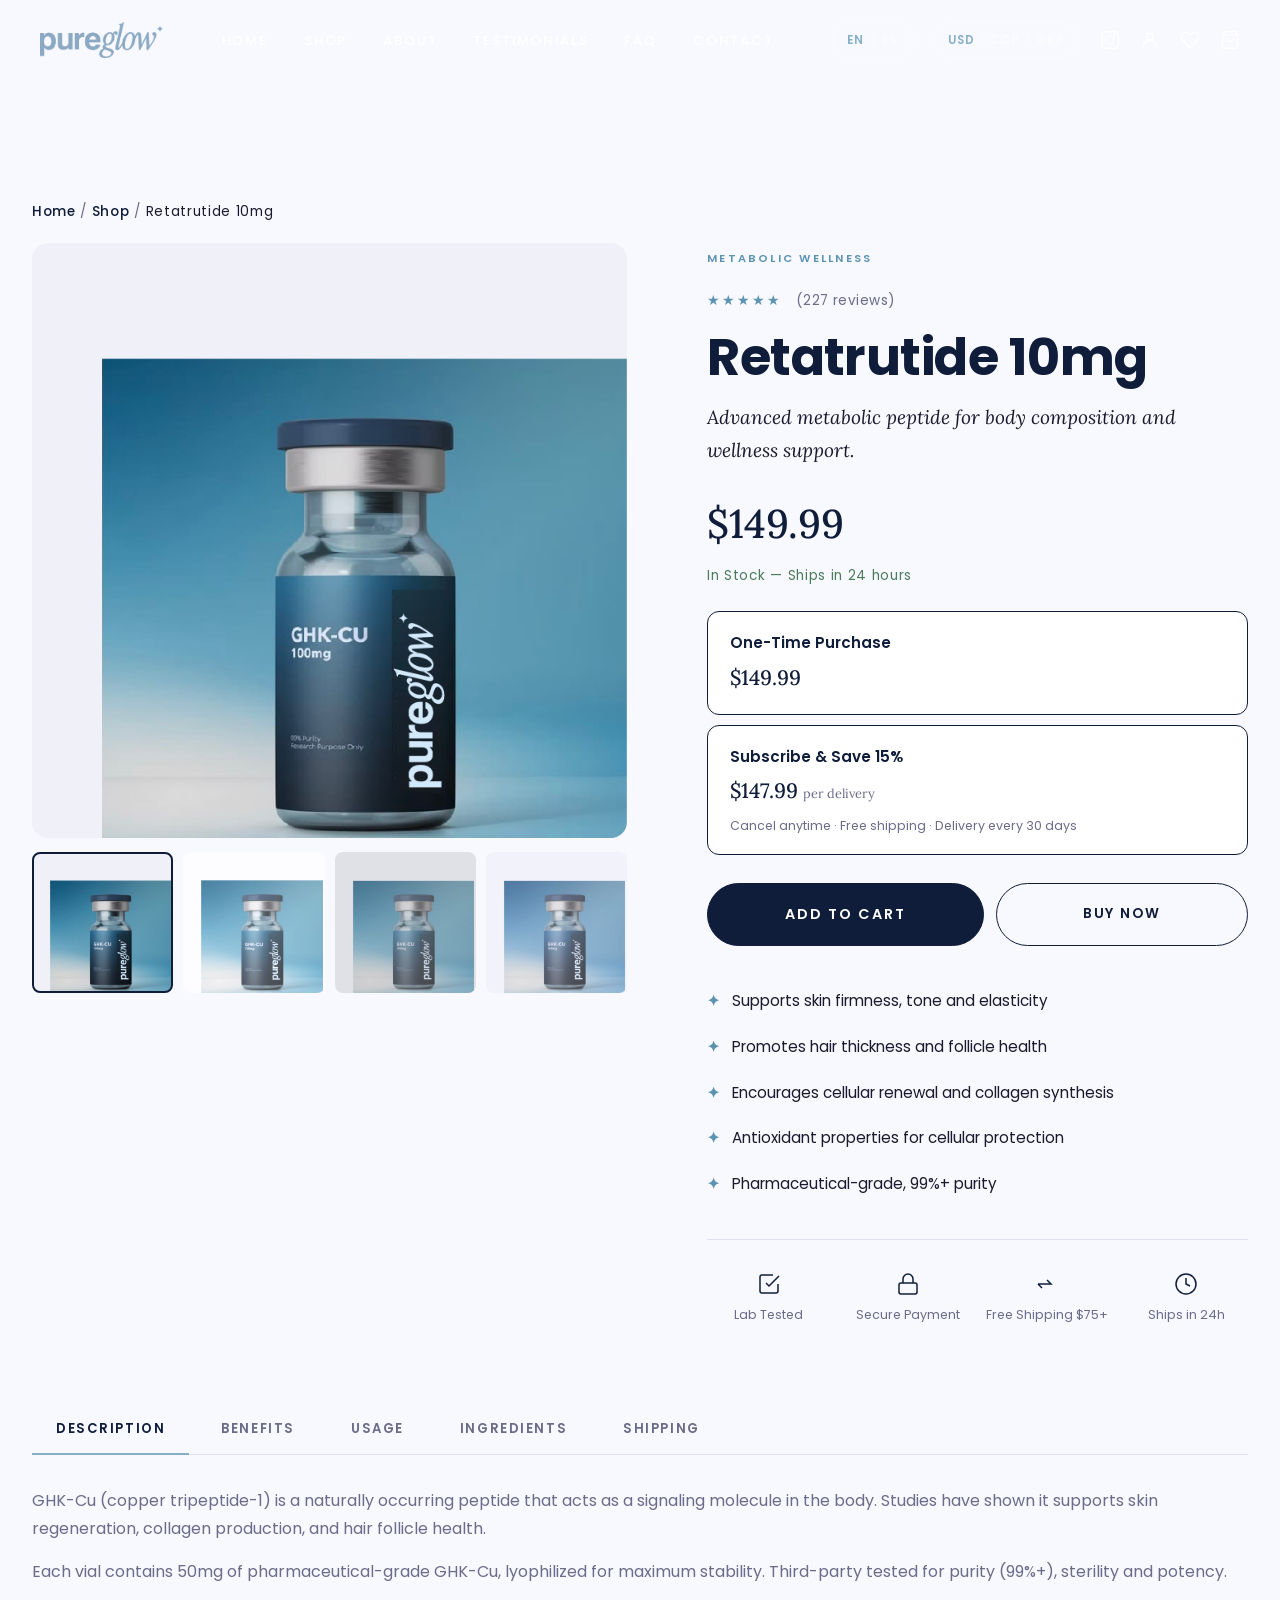
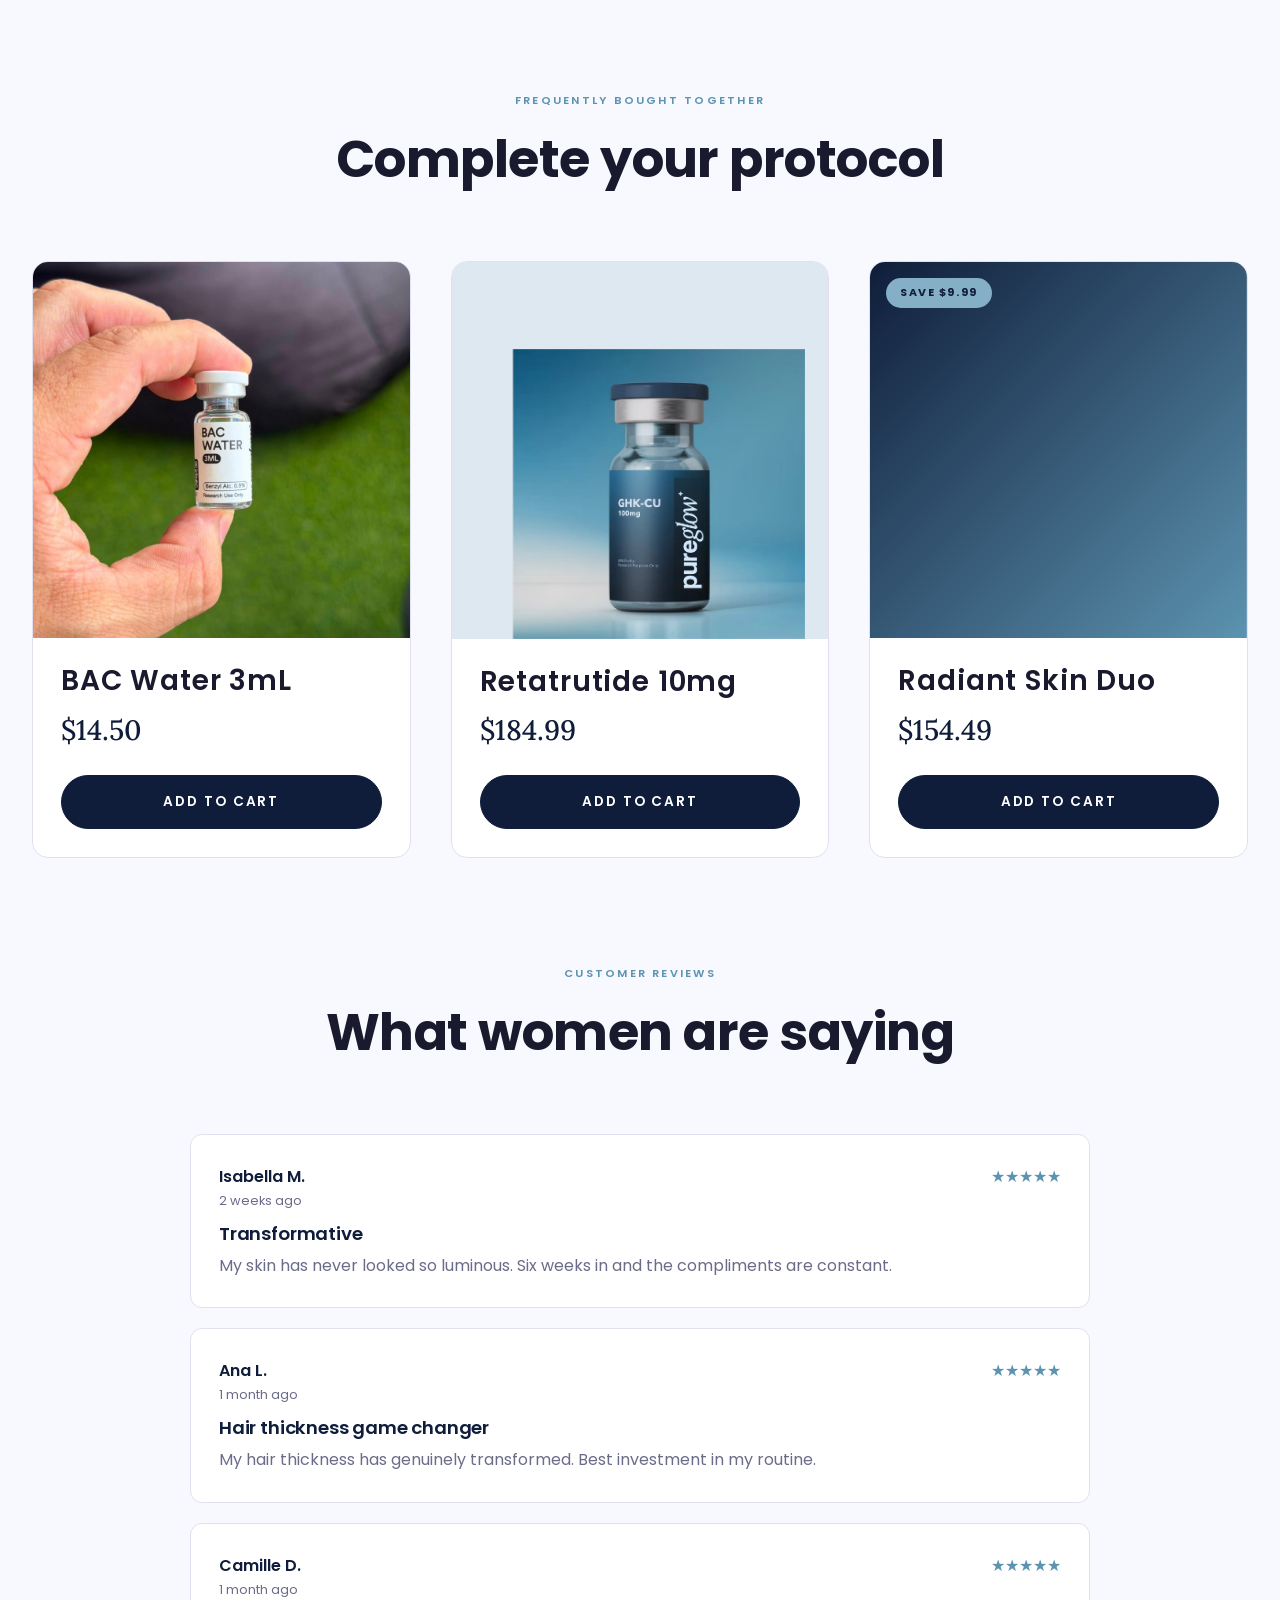
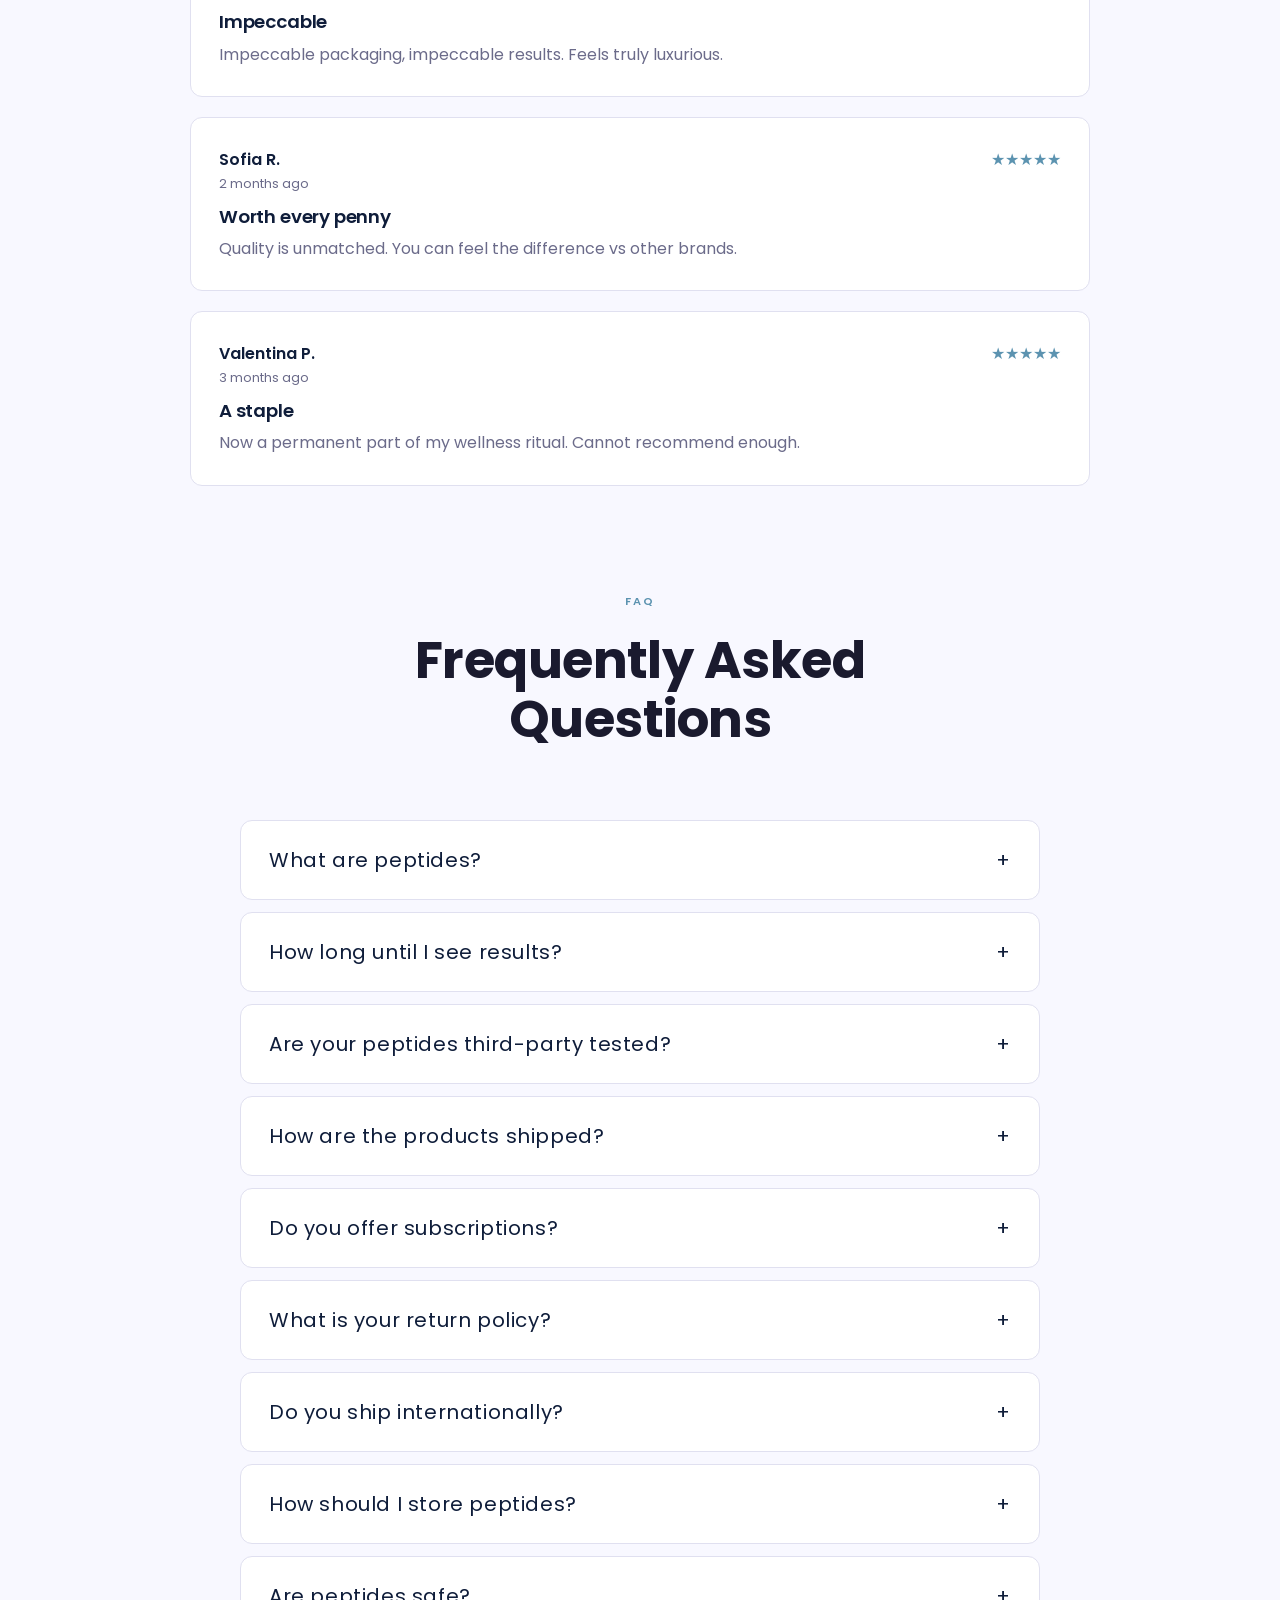
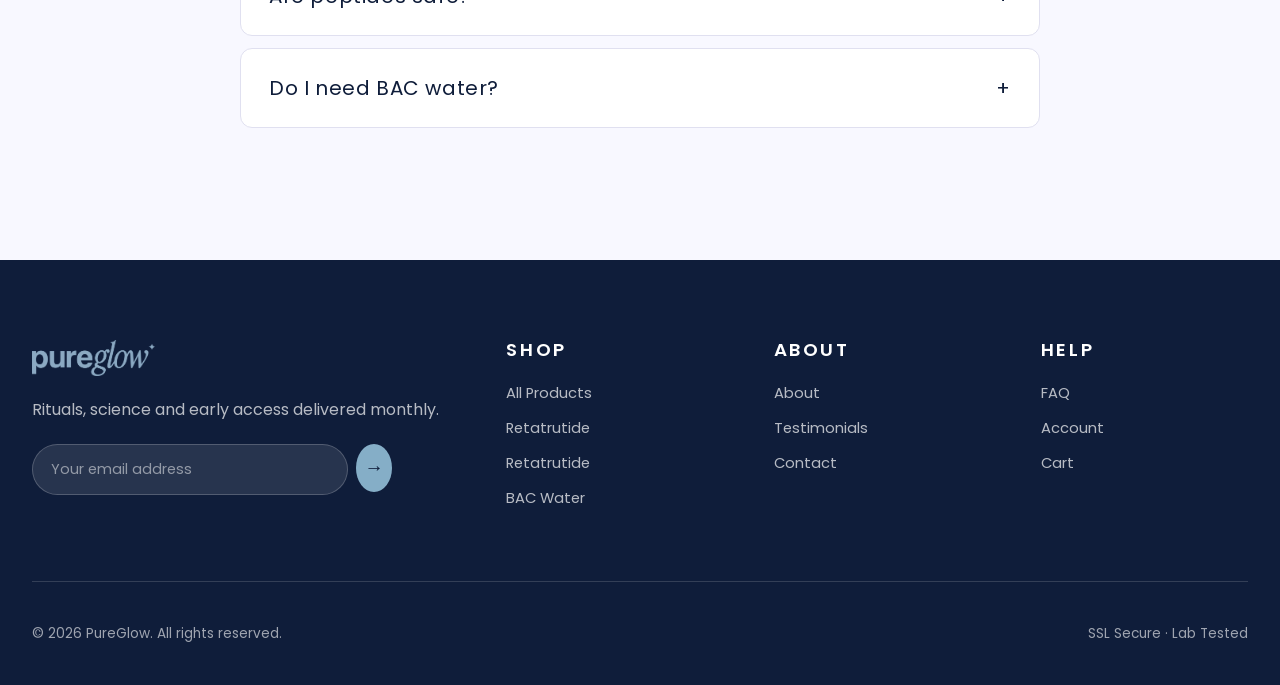
<file: product-retatrutide.html>
<!DOCTYPE html>
<html lang="en">
<head>
<meta charset="UTF-8">
<meta name="viewport" content="width=device-width, initial-scale=1.0">
<title>Retatrutide 10mg — PureGlow</title>
<link rel="stylesheet" href="css/style.css">
</head>
<body>
<nav class="nav">
  <div class="nav-inner">
    <a href="index.html" class="nav-logo"><img src="assets/images/logo-blue.png" alt="pureglow" style="height:36px"></a>
    <ul class="nav-menu">
      <li><a href="index.html" data-translate="nav.home">Home</a></li>
      <li><a href="shop.html" data-translate="nav.shop">Shop</a></li>
      <li><a href="about.html" data-translate="nav.about">About</a></li>
      <li><a href="testimonials.html" data-translate="nav.testimonials">Testimonials</a></li>
            <li><a href="faq.html" data-translate="nav.faq">FAQ</a></li>
      <li><a href="contact.html" data-translate="nav.contact">Contact</a></li>
          <li class="mobile-only-nav"><a href="cart.html" data-translate="nav.cart">Cart</a></li>
      <li class="mobile-only-nav" style="border-bottom:none">
        <div class="mobile-nav-controls">
          <div>
            <div class="mobile-controls-label">Language</div>
            <div class="mobile-lang-row">
              <button data-lang="en" class="mobile-ctrl-btn">EN &middot; English</button>
              <button data-lang="es" class="mobile-ctrl-btn">ES &middot; Espa&ntilde;ol</button>
            </div>
          </div>
          <div>
            <div class="mobile-controls-label">Currency</div>
            <div class="mobile-currency-row">
              <button class="currency-btn mobile-ctrl-btn" data-currency="USD">USD</button>
              <button class="currency-btn mobile-ctrl-btn" data-currency="COP">COP</button>
              <button class="currency-btn mobile-ctrl-btn" data-currency="GBP">GBP</button>
            </div>
          </div>
        </div>
      </li>
    </ul>
    <div class="nav-actions">
      <div class="lang-switcher"><button data-lang="en">EN</button><span class="sep">|</span><button data-lang="es">ES</button></div>
      <div class="currency-selector">
        <button class="currency-btn active" data-currency="USD">USD</button>
        <span class="sep">|</span>
        <button class="currency-btn" data-currency="COP">COP</button>
        <span class="sep">|</span>
        <button class="currency-btn" data-currency="GBP">GBP</button>
      </div>
      <a href="https://www.instagram.com/pureglow_col/" class="nav-icon" target="_blank" rel="noopener" title="Instagram">
        <svg viewBox="0 0 24 24" width="20" height="20" fill="none" stroke="currentColor" stroke-width="1.5"><rect x="2" y="2" width="20" height="20" rx="5"/><circle cx="12" cy="12" r="5"/><circle cx="17.5" cy="6.5" r="1" fill="currentColor" stroke="none"/></svg>
      </a>
      <a href="account.html" class="nav-icon"><svg viewBox="0 0 24 24" width="20" height="20" fill="none" stroke="currentColor" stroke-width="1.5"><circle cx="12" cy="8" r="4"/><path d="M4 21v-1a8 8 0 0116 0v1"/></svg></a>
      <a href="#" class="nav-icon"><svg viewBox="0 0 24 24" width="20" height="20" fill="none" stroke="currentColor" stroke-width="1.5"><path d="M20.84 4.61a5.5 5.5 0 00-7.78 0L12 5.67l-1.06-1.06a5.5 5.5 0 00-7.78 7.78l1.06 1.06L12 21.23l7.78-7.78 1.06-1.06a5.5 5.5 0 000-7.78z"/></svg><span class="cart-badge wishlist-badge" style="display:none">0</span></a>
      <a href="#" class="nav-icon" data-open-cart><svg viewBox="0 0 24 24" width="20" height="20" fill="none" stroke="currentColor" stroke-width="1.5"><path d="M6 2L3 6v14a2 2 0 002 2h14a2 2 0 002-2V6l-3-4z"/><line x1="3" y1="6" x2="21" y2="6"/><path d="M16 10a4 4 0 01-8 0"/></svg><span class="cart-badge">0</span></a>
      <button class="hamburger"><span></span><span></span><span></span></button>
    </div>
  </div>
</nav>

<section class="section">
  <div class="container">
    <div class="breadcrumb" style="margin-top:80px;margin-bottom:20px"><a href="index.html">Home</a> / <a href="shop.html">Shop</a> / <span>Retatrutide 10mg</span></div>
    <div class="pdp">
      <div class="pdp-images">
        <div class="pdp-main-image product-image-retatrutide"><span class="overlay-name">Retatrutide</span></div>
        <div class="pdp-thumbs">
          <div class="pdp-thumb product-image-retatrutide active"></div>
          <div class="pdp-thumb product-image-retatrutide" style="filter:brightness(1.1)"></div>
          <div class="pdp-thumb product-image-retatrutide" style="filter:brightness(0.9)"></div>
          <div class="pdp-thumb product-image-retatrutide" style="filter:hue-rotate(10deg)"></div>
        </div>
      </div>

      <div class="pdp-info">
        <div class="eyebrow" data-translate="p.reta.tag">Metabolic Wellness</div>
        <div class="pdp-rating">★★★★★ <span>(227 reviews)</span></div>
        <h1 class="pdp-title" data-translate="p.reta.name">Retatrutide 10mg</h1>
        <p class="pdp-tagline" data-translate="p.reta.desc">Advanced metabolic wellness peptide for body composition and sustained energy.</p>
        <div class="pdp-price-block">
          <div class="pdp-price">$149.99</div>
          <div style="color:var(--color-success);font-size:0.85rem;margin-top:6px;letter-spacing:0.05em" data-translate="p.instock">In Stock — Ships in 24 hours</div>
        </div>

        <div class="sub-toggle">
          <label class="sub-option">
            <input type="radio" name="purchase-type" value="onetime" checked>
            <div class="sub-option-content">
              <div class="sub-option-title" data-translate="p.onetime">One-Time Purchase</div>
              <div class="sub-option-price">$149.99</div>
            </div>
          </label>
          <label class="sub-option active">
            <input type="radio" name="purchase-type" value="subscription">
            <div class="sub-option-content">
              <div class="sub-option-title" data-translate="p.sub">Subscribe & Save 15%</div>
              <div class="sub-option-price">$147.99 <span style="color:var(--color-text-light);font-size:0.8rem;font-weight:400" data-translate="p.subprice">per delivery</span></div>
              <div class="sub-option-meta">Cancel anytime · Free shipping · Delivery every 30 days</div>
            </div>
          </label>
        </div>

        <div class="pdp-actions">
          <button class="btn btn-primary btn-lg" onclick="Cart.add('reta', { subscription: document.querySelector('input[name=purchase-type]:checked').value === 'subscription' })" data-translate="p.add">Add to Cart</button>
          <button class="btn btn-outline" onclick="Cart.add('reta'); window.location='checkout.html'" data-translate="p.buy">Buy Now</button>
        </div>

        <ul class="pdp-benefits">
          <li>Supports skin firmness, tone and elasticity</li>
          <li>Promotes hair thickness and follicle health</li>
          <li>Encourages cellular renewal and collagen synthesis</li>
          <li>Antioxidant properties for cellular protection</li>
          <li>Pharmaceutical-grade, 99%+ purity</li>
        </ul>

        <div class="trust-badges">
          <div class="trust-badge"><svg viewBox="0 0 24 24" fill="none" stroke="currentColor" stroke-width="1.5"><path d="M9 11l3 3L22 4"/><path d="M21 12v7a2 2 0 01-2 2H5a2 2 0 01-2-2V5a2 2 0 012-2h11"/></svg><div>Lab Tested</div></div>
          <div class="trust-badge"><svg viewBox="0 0 24 24" fill="none" stroke="currentColor" stroke-width="1.5"><rect x="3" y="11" width="18" height="11" rx="2"/><path d="M7 11V7a5 5 0 0110 0v4"/></svg><div>Secure Payment</div></div>
          <div class="trust-badge"><svg viewBox="0 0 24 24" fill="none" stroke="currentColor" stroke-width="1.5"><path d="M3 12h13l-4-4M3 12l4 4"/></svg><div>Free Shipping $75+</div></div>
          <div class="trust-badge"><svg viewBox="0 0 24 24" fill="none" stroke="currentColor" stroke-width="1.5"><circle cx="12" cy="12" r="10"/><path d="M12 6v6l4 2"/></svg><div>Ships in 24h</div></div>
        </div>
      </div>
    </div>

    <div class="tabs">
      <div class="tab-nav">
        <button class="active" data-tab="desc" data-translate="tab.desc">Description</button>
        <button data-tab="benefits" data-translate="tab.benefits">Benefits</button>
        <button data-tab="usage" data-translate="tab.usage">Usage</button>
        <button data-tab="ingredients" data-translate="tab.ingredients">Ingredients</button>
        <button data-tab="shipping" data-translate="tab.shipping">Shipping</button>
      </div>
      <div class="tab-content active" data-tab-content="desc">
        <p>GHK-Cu (copper tripeptide-1) is a naturally occurring peptide that acts as a signaling molecule in the body. Studies have shown it supports skin regeneration, collagen production, and hair follicle health.</p>
        <p>Each vial contains 50mg of pharmaceutical-grade GHK-Cu, lyophilized for maximum stability. Third-party tested for purity (99%+), sterility and potency.</p>
      </div>
      <div class="tab-content" data-tab-content="benefits">
        <p><strong>Skin:</strong> Supports firmness, elasticity, tone and radiance. Encourages natural collagen synthesis.</p>
        <p><strong>Hair:</strong> Promotes thickness, follicle health and reduced shedding.</p>
        <p><strong>Cellular:</strong> Powerful antioxidant activity, supports cellular renewal and wound healing.</p>
      </div>
      <div class="tab-content" data-tab-content="usage">
        <p>Reconstitute with 2mL of bacteriostatic water. Store reconstituted vial at 2—8°C. Typical protocol: consult your qualified healthcare professional for personalized dosing.</p>
      </div>
      <div class="tab-content" data-tab-content="ingredients">
        <p>Copper tripeptide-1 (GHK-Cu) 50mg. Lyophilized powder. No excipients, no preservatives, no fillers.</p>
      </div>
      <div class="tab-content" data-tab-content="shipping">
        <p>All orders ship within 24 hours in insulated, temperature-controlled packaging with cold packs. Standard delivery is 2—3 business days within the US, 5—10 days internationally.</p>
      </div>
    </div>

    <div class="section-header fade-in" style="margin-top:100px">
      <div class="eyebrow" data-translate="tab.fbt">Frequently Bought Together</div>
      <h2>Complete your protocol</h2>
    </div>
    <div class="product-grid">
      <div class="product-card fade-in">
        <div class="product-image product-image-bacwater"><div class="product-name-overlay">BAC Water</div></div>
        <div class="product-info">
          <h3 class="product-title" data-translate="p.bac.name">BAC Water 3mL</h3>
          <div class="product-price">$14.50</div>
          <button class="btn btn-primary" onclick="Cart.add('bac')" data-translate="p.add">Add to Cart</button>
        </div>
      </div>
      <div class="product-card fade-in">
        <div class="product-image product-image-retatrutide"><div class="product-name-overlay">Retatrutide</div></div>
        <div class="product-info">
          <h3 class="product-title" data-translate="p.reta.name">Retatrutide 10mg</h3>
          <div class="product-price">$184.99</div>
          <button class="btn btn-primary" onclick="Cart.add('reta')" data-translate="p.add">Add to Cart</button>
        </div>
      </div>
      <div class="product-card fade-in">
        <div class="product-image product-image-bundle"><span class="product-badge gold">SAVE $9.99</span><div class="product-name-overlay">Skin Duo</div></div>
        <div class="product-info">
          <h3 class="product-title" data-translate="bundle.b1">Radiant Skin Duo</h3>
          <div class="product-price">$154.49</div>
          <button class="btn btn-primary" onclick="Cart.add('bundle1')" data-translate="p.add">Add to Cart</button>
        </div>
      </div>
    </div>

    <div class="section-header fade-in" style="margin-top:100px">
      <div class="eyebrow" data-translate="tab.reviews">Customer Reviews</div>
      <h2>What women are saying</h2>
    </div>
    <div class="review-list">
      <div class="review"><div class="review-header"><div><div class="review-author">Isabella M.</div><div class="review-date">2 weeks ago</div></div><div style="color:var(--color-orchid)">★★★★★</div></div><h4 class="review-title">Transformative</h4><p>My skin has never looked so luminous. Six weeks in and the compliments are constant.</p></div>
      <div class="review"><div class="review-header"><div><div class="review-author">Ana L.</div><div class="review-date">1 month ago</div></div><div style="color:var(--color-orchid)">★★★★★</div></div><h4 class="review-title">Hair thickness game changer</h4><p>My hair thickness has genuinely transformed. Best investment in my routine.</p></div>
      <div class="review"><div class="review-header"><div><div class="review-author">Camille D.</div><div class="review-date">1 month ago</div></div><div style="color:var(--color-orchid)">★★★★★</div></div><h4 class="review-title">Impeccable</h4><p>Impeccable packaging, impeccable results. Feels truly luxurious.</p></div>
      <div class="review"><div class="review-header"><div><div class="review-author">Sofia R.</div><div class="review-date">2 months ago</div></div><div style="color:var(--color-orchid)">★★★★★</div></div><h4 class="review-title">Worth every penny</h4><p>Quality is unmatched. You can feel the difference vs other brands.</p></div>
      <div class="review"><div class="review-header"><div><div class="review-author">Valentina P.</div><div class="review-date">3 months ago</div></div><div style="color:var(--color-orchid)">★★★★★</div></div><h4 class="review-title">A staple</h4><p>Now a permanent part of my wellness ritual. Cannot recommend enough.</p></div>
    </div>

    <div class="section-header fade-in" style="margin-top:100px">
      <div class="eyebrow">FAQ</div>
      <h2 data-translate="faq.title">Frequently Asked Questions</h2>
    </div>
    <div class="faq-list" id="faq-list"></div>
  </div>
</section>

<footer class="footer">
  <div class="container">
    <div class="footer-grid">
      <div><div class="footer-logo"><img src="assets/images/logo-blue.png" alt="pureglow" style="height:36px"></div><p data-translate="f.newsletter.sub">Rituals delivered monthly.</p><form class="newsletter-form" onsubmit="return submitNewsletter(event)"><input type="email" data-translate-placeholder="nl.placeholder" required><button type="submit">→</button></form></div>
      <div><h5 data-translate="f.shop">Shop</h5><ul><li><a href="shop.html">All Products</a></li><li><a href="product-ghkcu.html">Retatrutide</a></li><li><a href="product-retatrutide.html">Retatrutide</a></li><li><a href="product-bacwater.html">BAC Water</a></li></ul></div>
      <div><h5 data-translate="f.about">About</h5><ul><li><a href="about.html" data-translate="nav.about">About</a></li><li><a href="testimonials.html" data-translate="nav.testimonials">Testimonials</a></li><li><a href="contact.html" data-translate="nav.contact">Contact</a></li></ul></div>
      <div><h5 data-translate="f.help">Help</h5><ul><li><a href="faq.html" data-translate="nav.faq">FAQ</a></li><li><a href="account.html" data-translate="nav.account">Account</a></li><li><a href="cart.html" data-translate="nav.cart">Cart</a></li></ul></div>
    </div>
    <div class="footer-bottom"><div data-translate="f.rights">© 2026 PureGlow.</div><div>SSL Secure · Lab Tested</div></div>
  </div>
</footer>

<div class="cart-overlay"></div>
<aside class="cart-sidebar">
  <div class="cart-header"><h3 data-translate="cart.title">Your Bag</h3><button class="cart-close">×</button></div>
  <div class="cart-items"></div>
  <div class="cart-footer">
    <div class="cart-subtotal"><span data-translate="cart.subtotal">Subtotal</span><span class="subtotal-val">$0.00</span></div>
    <div class="cart-subtotal total"><span data-translate="cart.total">Total</span><span class="total-val">$0.00</span></div>
    <a href="checkout.html" class="btn btn-primary btn-block" style="margin-top:16px" data-translate="cart.checkout">Checkout</a>
  </div>
</aside>

<div class="cookie-consent" id="cookie-consent"><p data-translate="cookie.text">We use cookies.</p><button class="btn btn-primary btn-sm" onclick="acceptCookies()" data-translate="cookie.accept">Accept</button></div>

<script src="js/translations.js"></script>
<script src="js/currency.js"></script>
<script src="js/cart.js"></script>
<script src="js/main.js"></script>
</body>
</html>
</file>
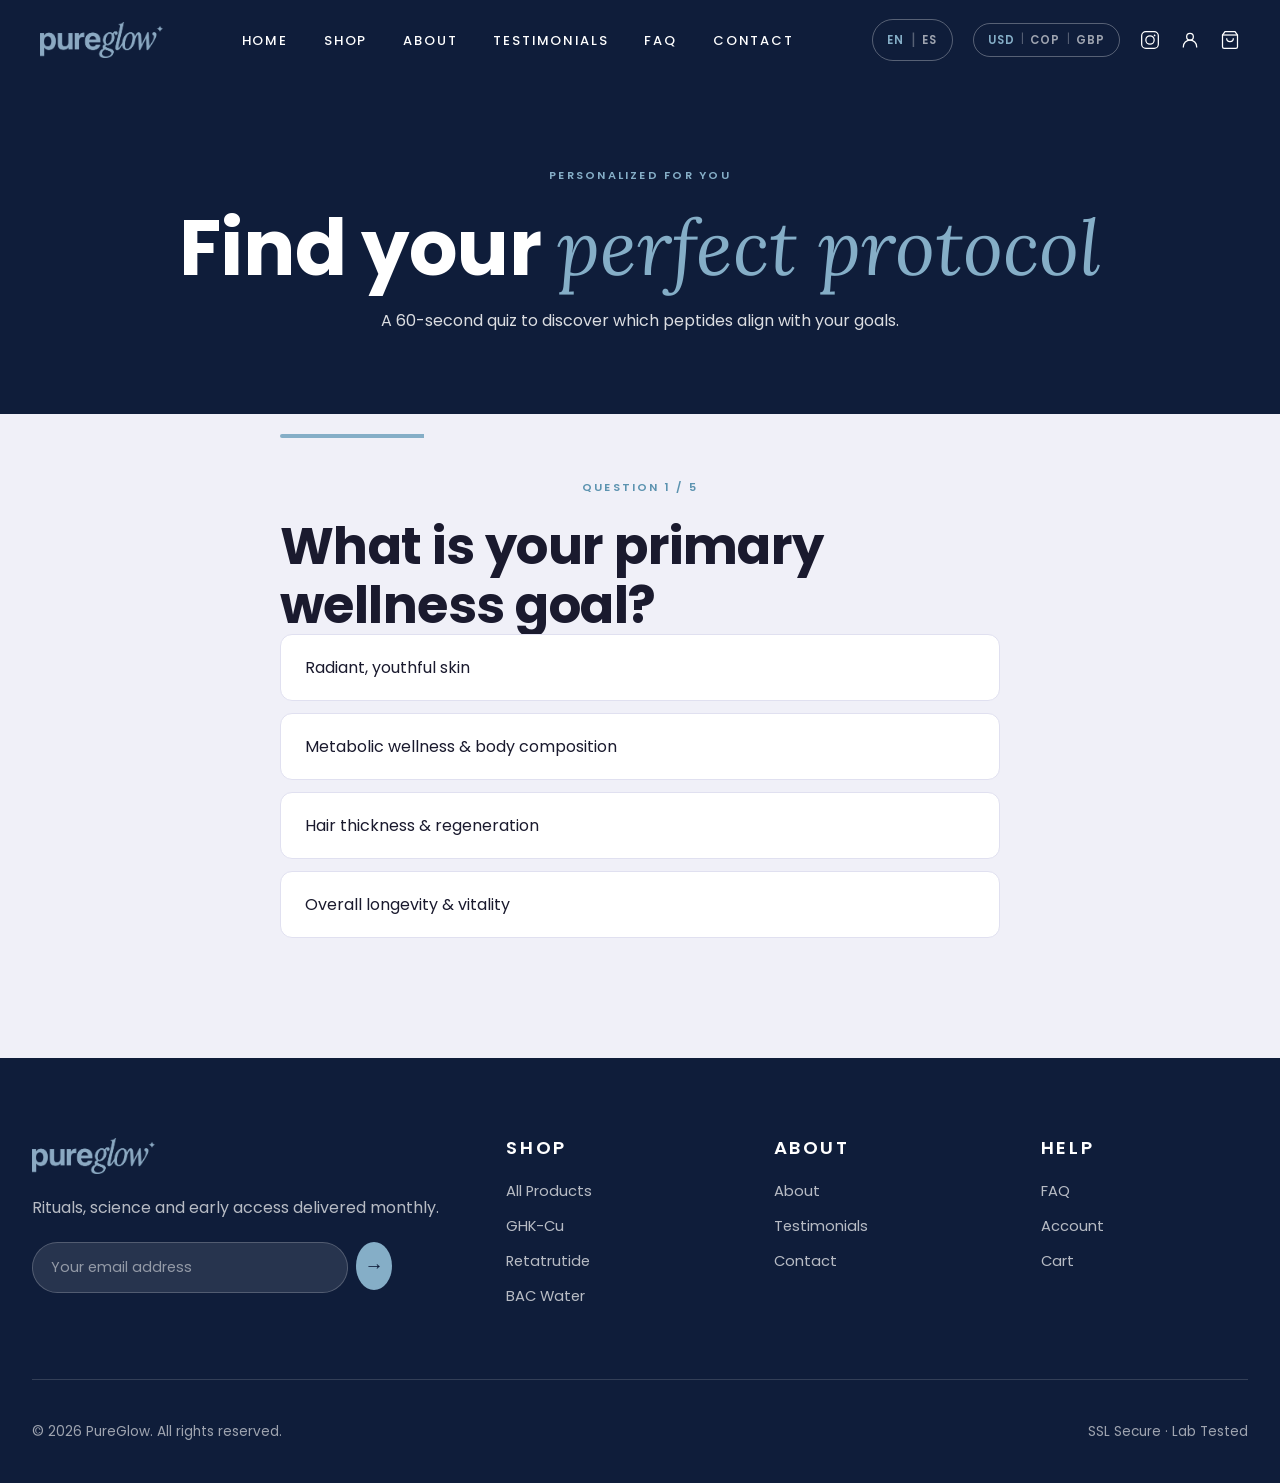
<file: quiz.html>
<!DOCTYPE html>
<html lang="en">
<head>
<meta charset="UTF-8">
<meta name="viewport" content="width=device-width, initial-scale=1.0">
<title>Find Your Protocol — PureGlow</title>
<link rel="stylesheet" href="css/style.css">
</head>
<body>
<nav class="nav">
  <div class="nav-inner">
    <a href="index.html" class="nav-logo"><img src="assets/images/logo-blue.png" alt="pureglow" style="height:36px"></a>
    <ul class="nav-menu">
      <li><a href="index.html" data-translate="nav.home">Home</a></li>
      <li><a href="shop.html" data-translate="nav.shop">Shop</a></li>
      <li><a href="about.html" data-translate="nav.about">About</a></li>
      <li><a href="testimonials.html" data-translate="nav.testimonials">Testimonials</a></li>
            <li><a href="faq.html" data-translate="nav.faq">FAQ</a></li>
      <li><a href="contact.html" data-translate="nav.contact">Contact</a></li>
          <li class="mobile-only-nav"><a href="cart.html" data-translate="nav.cart">Cart</a></li>
      <li class="mobile-only-nav" style="border-bottom:none">
        <div class="mobile-nav-controls">
          <div>
            <div class="mobile-controls-label">Language</div>
            <div class="mobile-lang-row">
              <button data-lang="en" class="mobile-ctrl-btn">EN &middot; English</button>
              <button data-lang="es" class="mobile-ctrl-btn">ES &middot; Espa&ntilde;ol</button>
            </div>
          </div>
          <div>
            <div class="mobile-controls-label">Currency</div>
            <div class="mobile-currency-row">
              <button class="currency-btn mobile-ctrl-btn" data-currency="USD">USD</button>
              <button class="currency-btn mobile-ctrl-btn" data-currency="COP">COP</button>
              <button class="currency-btn mobile-ctrl-btn" data-currency="GBP">GBP</button>
            </div>
          </div>
        </div>
      </li>
    </ul>
    <div class="nav-actions">
      <div class="lang-switcher"><button data-lang="en">EN</button><span class="sep">|</span><button data-lang="es">ES</button></div>
      <div class="currency-selector">
        <button class="currency-btn active" data-currency="USD">USD</button>
        <span class="sep">|</span>
        <button class="currency-btn" data-currency="COP">COP</button>
        <span class="sep">|</span>
        <button class="currency-btn" data-currency="GBP">GBP</button>
      </div>
      <a href="https://www.instagram.com/pureglow_col/" class="nav-icon" target="_blank" rel="noopener" title="Instagram">
        <svg viewBox="0 0 24 24" width="20" height="20" fill="none" stroke="currentColor" stroke-width="1.5"><rect x="2" y="2" width="20" height="20" rx="5"/><circle cx="12" cy="12" r="5"/><circle cx="17.5" cy="6.5" r="1" fill="currentColor" stroke="none"/></svg>
      </a>
      <a href="account.html" class="nav-icon"><svg viewBox="0 0 24 24" width="20" height="20" fill="none" stroke="currentColor" stroke-width="1.5"><circle cx="12" cy="8" r="4"/><path d="M4 21v-1a8 8 0 0116 0v1"/></svg></a>
      <a href="#" class="nav-icon" data-open-cart><svg viewBox="0 0 24 24" width="20" height="20" fill="none" stroke="currentColor" stroke-width="1.5"><path d="M6 2L3 6v14a2 2 0 002 2h14a2 2 0 002-2V6l-3-4z"/><line x1="3" y1="6" x2="21" y2="6"/><path d="M16 10a4 4 0 01-8 0"/></svg><span class="cart-badge">0</span></a>
      <button class="hamburger"><span></span><span></span><span></span></button>
    </div>
  </div>
</nav>

<header class="page-header">
  <div class="container">
    <div class="eyebrow" data-translate="quiz.eyebrow">Personalized For You</div>
    <h1 data-translate="quiz.title">Find your <em>perfect protocol</em></h1>
    <p data-translate="quiz.sub">A 60-second quiz to discover which peptides align with your goals.</p>
  </div>
</header>

<section style="background:var(--color-gray);padding:20px 0 120px">
  <div id="quiz-container" class="quiz-container"></div>
</section>

<footer class="footer">
  <div class="container">
    <div class="footer-grid">
      <div><div class="footer-logo"><img src="assets/images/logo-blue.png" alt="pureglow" style="height:36px"></div><p data-translate="f.newsletter.sub">Rituals delivered monthly.</p><form class="newsletter-form" onsubmit="return submitNewsletter(event)"><input type="email" data-translate-placeholder="nl.placeholder" required><button type="submit">→</button></form></div>
      <div><h5 data-translate="f.shop">Shop</h5><ul><li><a href="shop.html">All Products</a></li><li><a href="product-ghkcu.html">GHK-Cu</a></li><li><a href="product-retatrutide.html">Retatrutide</a></li><li><a href="product-bacwater.html">BAC Water</a></li></ul></div>
      <div><h5 data-translate="f.about">About</h5><ul><li><a href="about.html">About</a></li><li><a href="testimonials.html">Testimonials</a></li><li><a href="contact.html">Contact</a></li></ul></div>
      <div><h5 data-translate="f.help">Help</h5><ul><li><a href="faq.html">FAQ</a></li><li><a href="account.html">Account</a></li><li><a href="cart.html">Cart</a></li></ul></div>
    </div>
    <div class="footer-bottom"><div data-translate="f.rights">© 2026 PureGlow.</div><div>SSL Secure · Lab Tested</div></div>
  </div>
</footer>

<div class="cart-overlay"></div>
<aside class="cart-sidebar">
  <div class="cart-header"><h3 data-translate="cart.title">Your Bag</h3><button class="cart-close">×</button></div>
  <div class="cart-items"></div>
  <div class="cart-footer">
    <div class="cart-subtotal"><span data-translate="cart.subtotal">Subtotal</span><span class="subtotal-val">$0.00</span></div>
    <div class="cart-subtotal total"><span data-translate="cart.total">Total</span><span class="total-val">$0.00</span></div>
    <a href="checkout.html" class="btn btn-primary btn-block" style="margin-top:16px" data-translate="cart.checkout">Checkout</a>
  </div>
</aside>

<div class="cookie-consent" id="cookie-consent"><p data-translate="cookie.text">We use cookies.</p><button class="btn btn-primary btn-sm" onclick="acceptCookies()" data-translate="cookie.accept">Accept</button></div>

<script src="js/translations.js"></script>
<script src="js/currency.js"></script>
<script src="js/cart.js"></script>
<script src="js/main.js"></script>
</body>
</html>
</file>
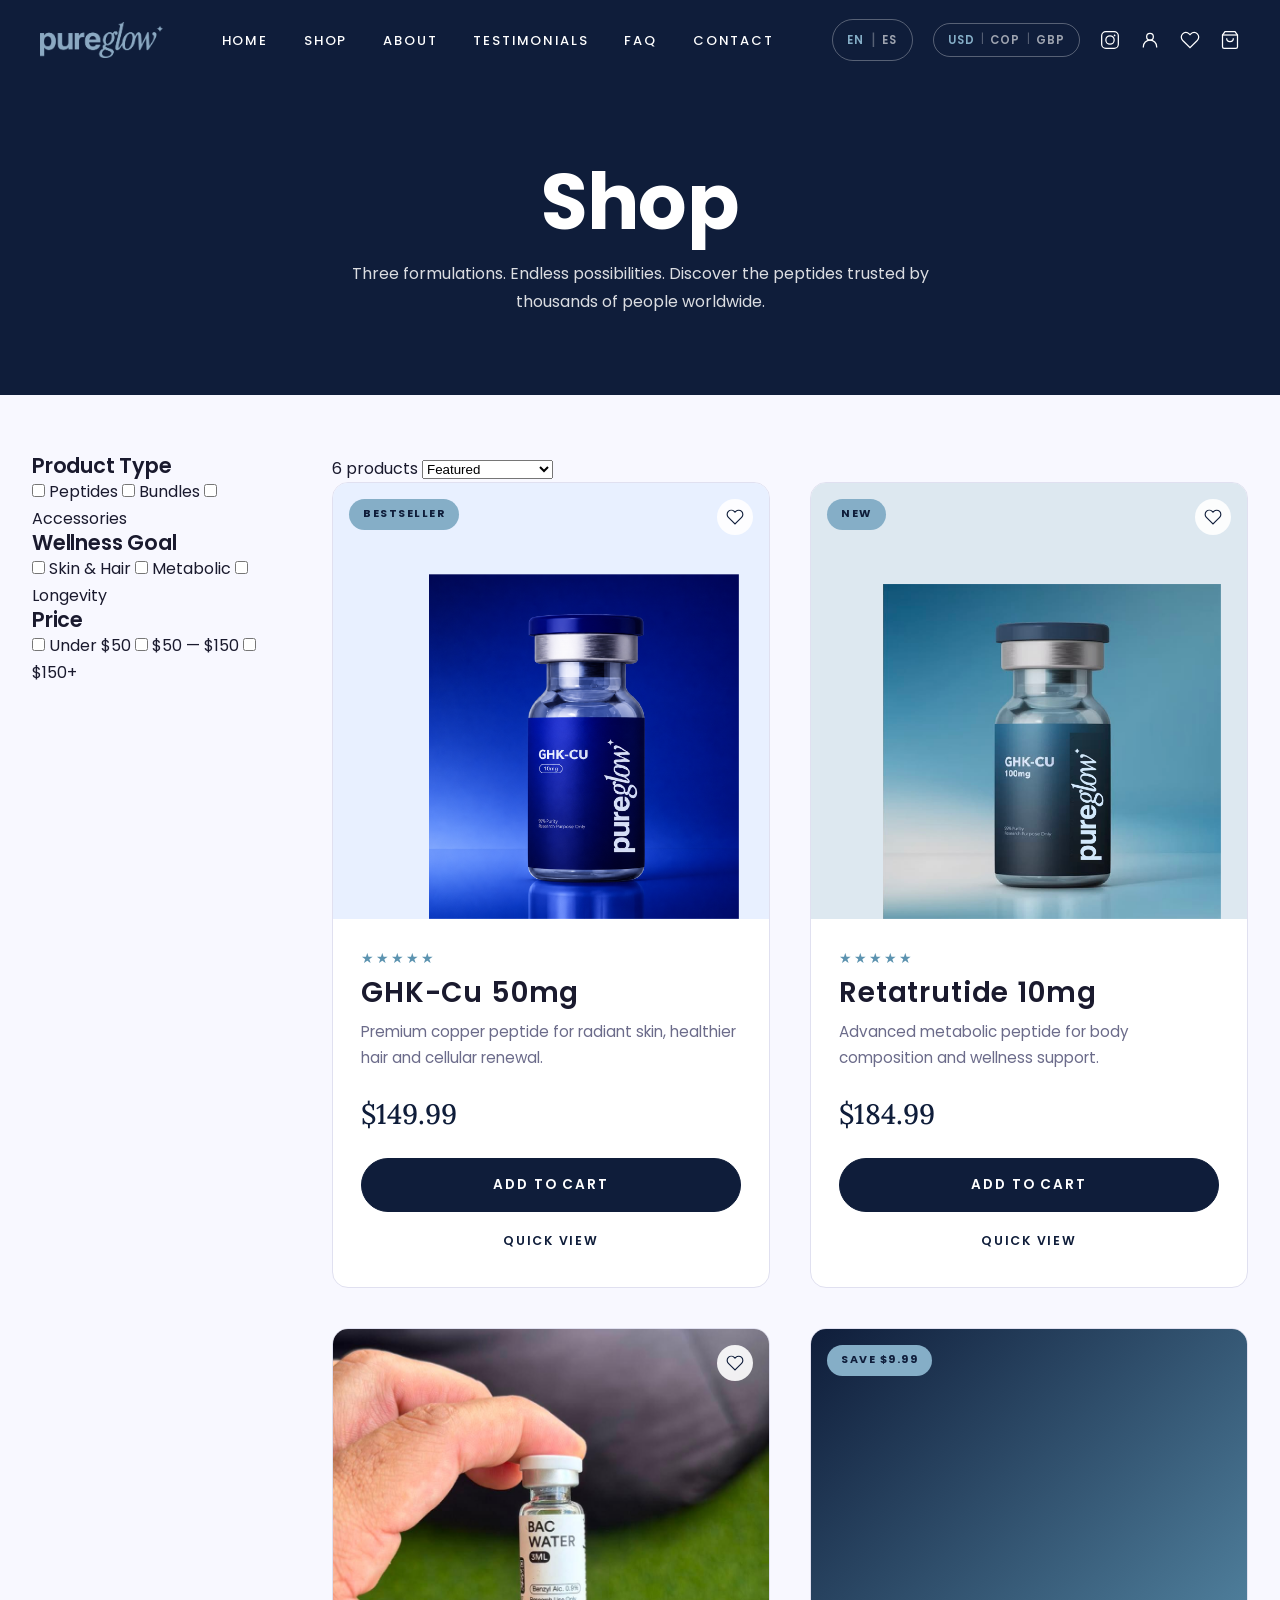
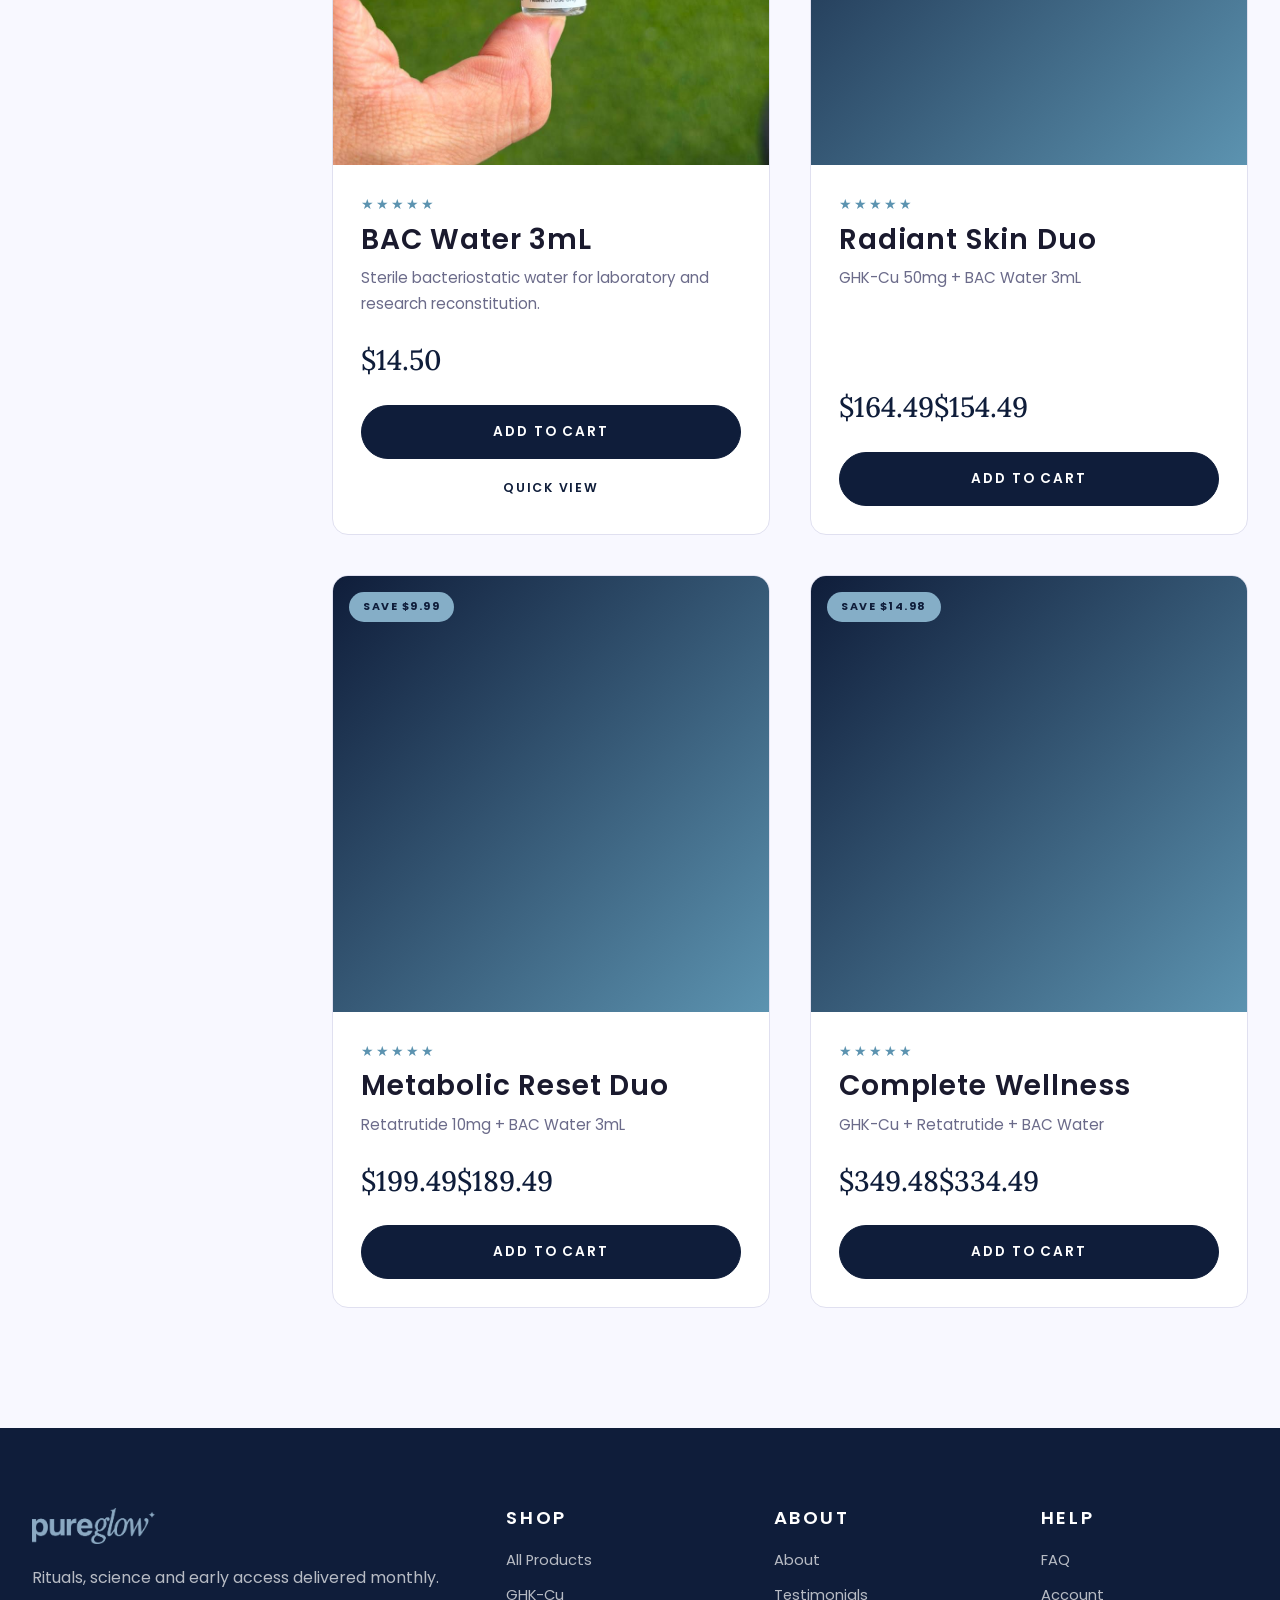
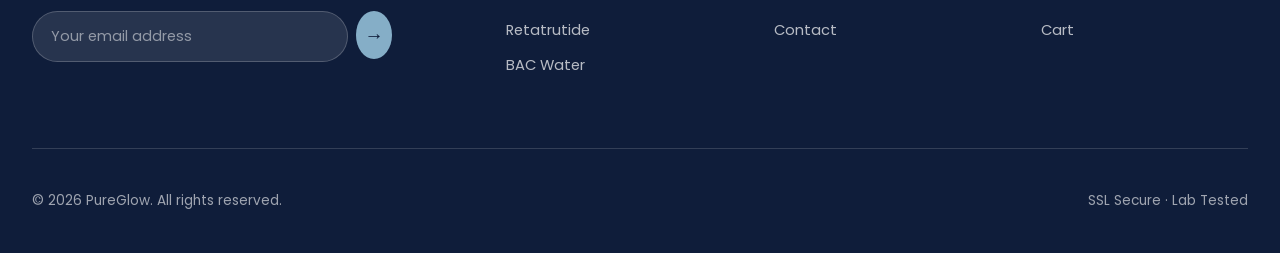
<file: shop.html>
<!DOCTYPE html>
<html lang="en">
<head>
<meta charset="UTF-8">
<meta name="viewport" content="width=device-width, initial-scale=1.0">
<title>Shop — PureGlow</title>
<link rel="stylesheet" href="css/style.css">
</head>
<body>
<nav class="nav">
  <div class="nav-inner">
    <a href="index.html" class="nav-logo"><img src="assets/images/logo-blue.png" alt="pureglow" style="height:36px"></a>
    <ul class="nav-menu">
      <li><a href="index.html" data-translate="nav.home">Home</a></li>
      <li><a href="shop.html" data-translate="nav.shop">Shop</a></li>
      <li><a href="about.html" data-translate="nav.about">About</a></li>
      <li><a href="testimonials.html" data-translate="nav.testimonials">Testimonials</a></li>
            <li><a href="faq.html" data-translate="nav.faq">FAQ</a></li>
      <li><a href="contact.html" data-translate="nav.contact">Contact</a></li>
          <li class="mobile-only-nav"><a href="cart.html" data-translate="nav.cart">Cart</a></li>
      <li class="mobile-only-nav" style="border-bottom:none">
        <div class="mobile-nav-controls">
          <div>
            <div class="mobile-controls-label">Language</div>
            <div class="mobile-lang-row">
              <button data-lang="en" class="mobile-ctrl-btn">EN &middot; English</button>
              <button data-lang="es" class="mobile-ctrl-btn">ES &middot; Espa&ntilde;ol</button>
            </div>
          </div>
          <div>
            <div class="mobile-controls-label">Currency</div>
            <div class="mobile-currency-row">
              <button class="currency-btn mobile-ctrl-btn" data-currency="USD">USD</button>
              <button class="currency-btn mobile-ctrl-btn" data-currency="COP">COP</button>
              <button class="currency-btn mobile-ctrl-btn" data-currency="GBP">GBP</button>
            </div>
          </div>
        </div>
      </li>
    </ul>
    <div class="nav-actions">
      <div class="lang-switcher"><button data-lang="en">EN</button><span class="sep">|</span><button data-lang="es">ES</button></div>
      <div class="currency-selector">
        <button class="currency-btn active" data-currency="USD">USD</button>
        <span class="sep">|</span>
        <button class="currency-btn" data-currency="COP">COP</button>
        <span class="sep">|</span>
        <button class="currency-btn" data-currency="GBP">GBP</button>
      </div>
      <a href="https://www.instagram.com/pureglow_col/" class="nav-icon" target="_blank" rel="noopener" title="Instagram">
        <svg viewBox="0 0 24 24" width="20" height="20" fill="none" stroke="currentColor" stroke-width="1.5"><rect x="2" y="2" width="20" height="20" rx="5"/><circle cx="12" cy="12" r="5"/><circle cx="17.5" cy="6.5" r="1" fill="currentColor" stroke="none"/></svg>
      </a>
      <a href="account.html" class="nav-icon"><svg viewBox="0 0 24 24" width="20" height="20" fill="none" stroke="currentColor" stroke-width="1.5"><circle cx="12" cy="8" r="4"/><path d="M4 21v-1a8 8 0 0116 0v1"/></svg></a>
      <a href="#" class="nav-icon"><svg viewBox="0 0 24 24" width="20" height="20" fill="none" stroke="currentColor" stroke-width="1.5"><path d="M20.84 4.61a5.5 5.5 0 00-7.78 0L12 5.67l-1.06-1.06a5.5 5.5 0 00-7.78 7.78l1.06 1.06L12 21.23l7.78-7.78 1.06-1.06a5.5 5.5 0 000-7.78z"/></svg><span class="cart-badge wishlist-badge" style="display:none">0</span></a>
      <a href="#" class="nav-icon" data-open-cart><svg viewBox="0 0 24 24" width="20" height="20" fill="none" stroke="currentColor" stroke-width="1.5"><path d="M6 2L3 6v14a2 2 0 002 2h14a2 2 0 002-2V6l-3-4z"/><line x1="3" y1="6" x2="21" y2="6"/><path d="M16 10a4 4 0 01-8 0"/></svg><span class="cart-badge">0</span></a>
      <button class="hamburger"><span></span><span></span><span></span></button>
    </div>
  </div>
</nav>

<header class="page-header">
  <div class="container">
    <h1 data-translate="nav.shop">Shop</h1>
    <p data-translate="featured.sub">Three formulations. Endless possibilities.</p>
  </div>
</header>

<section class="section" style="padding-top:60px">
  <div class="container">
    <div class="shop-layout">
      <aside class="filter-sidebar">
        <div class="filter-group">
          <h4>Product Type</h4>
          <label class="filter-option"><input type="checkbox" class="shop-filter"> Peptides</label>
          <label class="filter-option"><input type="checkbox" class="shop-filter"> Bundles</label>
          <label class="filter-option"><input type="checkbox" class="shop-filter"> Accessories</label>
        </div>
        <div class="filter-group">
          <h4>Wellness Goal</h4>
          <label class="filter-option"><input type="checkbox" class="shop-filter"> Skin & Hair</label>
          <label class="filter-option"><input type="checkbox" class="shop-filter"> Metabolic</label>
          <label class="filter-option"><input type="checkbox" class="shop-filter"> Longevity</label>
        </div>
        <div class="filter-group">
          <h4>Price</h4>
          <label class="filter-option"><input type="checkbox" class="shop-filter"> Under $50</label>
          <label class="filter-option"><input type="checkbox" class="shop-filter"> $50 — $150</label>
          <label class="filter-option"><input type="checkbox" class="shop-filter"> $150+</label>
        </div>
      </aside>

      <div>
        <div class="shop-toolbar">
          <span class="shop-count">6 products</span>
          <select id="shop-sort" class="sort-select">
            <option>Featured</option>
            <option>Price: Low to High</option>
            <option>Price: High to Low</option>
            <option>Newest</option>
            <option>Best Selling</option>
          </select>
        </div>

        <div class="product-grid">
          <div class="product-card fade-in">
            <div class="product-image product-image-ghkcu">
              <span class="product-badge gold">BESTSELLER</span>
              <a href="#" class="product-wishlist" data-wishlist="ghkcu"><svg viewBox="0 0 24 24" width="18" height="18" fill="none" stroke="currentColor" stroke-width="1.5"><path d="M20.84 4.61a5.5 5.5 0 00-7.78 0L12 5.67l-1.06-1.06a5.5 5.5 0 00-7.78 7.78l1.06 1.06L12 21.23l7.78-7.78 1.06-1.06a5.5 5.5 0 000-7.78z"/></svg></a>
              <div class="product-name-overlay">GHK-Cu</div>
            </div>
            <div class="product-info">
              <div class="product-rating">★★★★★</div>
              <h3 class="product-title" data-translate="p.ghkcu.name">GHK-Cu 50mg</h3>
              <p class="product-desc" data-translate="p.ghkcu.desc">Premium copper peptide.</p>
              <div class="product-price">$149.99</div>
              <div class="product-actions">
                <button class="btn btn-primary" onclick="Cart.add('ghkcu')" data-translate="p.add">Add to Cart</button>
                <a href="product-ghkcu.html" class="product-quick-view" data-translate="p.quick">Quick View</a>
              </div>
            </div>
          </div>

          <div class="product-card fade-in">
            <div class="product-image product-image-retatrutide">
              <span class="product-badge">NEW</span>
              <a href="#" class="product-wishlist" data-wishlist="reta"><svg viewBox="0 0 24 24" width="18" height="18" fill="none" stroke="currentColor" stroke-width="1.5"><path d="M20.84 4.61a5.5 5.5 0 00-7.78 0L12 5.67l-1.06-1.06a5.5 5.5 0 00-7.78 7.78l1.06 1.06L12 21.23l7.78-7.78 1.06-1.06a5.5 5.5 0 000-7.78z"/></svg></a>
              <div class="product-name-overlay">Retatrutide</div>
            </div>
            <div class="product-info">
              <div class="product-rating">★★★★★</div>
              <h3 class="product-title" data-translate="p.reta.name">Retatrutide 10mg</h3>
              <p class="product-desc" data-translate="p.reta.desc">Advanced metabolic peptide.</p>
              <div class="product-price">$184.99</div>
              <div class="product-actions">
                <button class="btn btn-primary" onclick="Cart.add('reta')" data-translate="p.add">Add to Cart</button>
                <a href="product-retatrutide.html" class="product-quick-view" data-translate="p.quick">Quick View</a>
              </div>
            </div>
          </div>

          <div class="product-card fade-in">
            <div class="product-image product-image-bacwater">
              <a href="#" class="product-wishlist" data-wishlist="bac"><svg viewBox="0 0 24 24" width="18" height="18" fill="none" stroke="currentColor" stroke-width="1.5"><path d="M20.84 4.61a5.5 5.5 0 00-7.78 0L12 5.67l-1.06-1.06a5.5 5.5 0 00-7.78 7.78l1.06 1.06L12 21.23l7.78-7.78 1.06-1.06a5.5 5.5 0 000-7.78z"/></svg></a>
              <div class="product-name-overlay">BAC Water</div>
            </div>
            <div class="product-info">
              <div class="product-rating">★★★★★</div>
              <h3 class="product-title" data-translate="p.bac.name">BAC Water 3mL</h3>
              <p class="product-desc" data-translate="p.bac.desc">Sterile bacteriostatic water.</p>
              <div class="product-price">$14.50</div>
              <div class="product-actions">
                <button class="btn btn-primary" onclick="Cart.add('bac')" data-translate="p.add">Add to Cart</button>
                <a href="product-bacwater.html" class="product-quick-view" data-translate="p.quick">Quick View</a>
              </div>
            </div>
          </div>

          <div class="product-card fade-in">
            <div class="product-image product-image-bundle">
              <span class="product-badge gold">SAVE $9.99</span>
              <div class="product-name-overlay">Skin Duo</div>
            </div>
            <div class="product-info">
              <div class="product-rating">★★★★★</div>
              <h3 class="product-title" data-translate="bundle.b1">Radiant Skin Duo</h3>
              <p class="product-desc" data-translate="bundle.b1.d">GHK-Cu + BAC Water</p>
              <div class="product-price"><span class="old">$164.49</span>$154.49</div>
              <div class="product-actions">
                <button class="btn btn-primary" onclick="Cart.add('bundle1')" data-translate="p.add">Add to Cart</button>
              </div>
            </div>
          </div>

          <div class="product-card fade-in">
            <div class="product-image product-image-bundle">
              <span class="product-badge gold">SAVE $9.99</span>
              <div class="product-name-overlay">Metabolic Duo</div>
            </div>
            <div class="product-info">
              <div class="product-rating">★★★★★</div>
              <h3 class="product-title" data-translate="bundle.b2">Metabolic Reset Duo</h3>
              <p class="product-desc" data-translate="bundle.b2.d">Retatrutide + BAC Water</p>
              <div class="product-price"><span class="old">$199.49</span>$189.49</div>
              <div class="product-actions">
                <button class="btn btn-primary" onclick="Cart.add('bundle2')" data-translate="p.add">Add to Cart</button>
              </div>
            </div>
          </div>

          <div class="product-card fade-in">
            <div class="product-image product-image-bundle">
              <span class="product-badge gold">SAVE $14.98</span>
              <div class="product-name-overlay">Complete</div>
            </div>
            <div class="product-info">
              <div class="product-rating">★★★★★</div>
              <h3 class="product-title" data-translate="bundle.b3">Complete Wellness</h3>
              <p class="product-desc" data-translate="bundle.b3.d">All 3 essentials</p>
              <div class="product-price"><span class="old">$349.48</span>$334.49</div>
              <div class="product-actions">
                <button class="btn btn-primary" onclick="Cart.add('bundle3')" data-translate="p.add">Add to Cart</button>
              </div>
            </div>
          </div>
        </div>
      </div>
    </div>
  </div>
</section>

<footer class="footer">
  <div class="container">
    <div class="footer-grid">
      <div>
        <div class="footer-logo"><img src="assets/images/logo-blue.png" alt="pureglow" style="height:36px"></div>
        <p data-translate="f.newsletter.sub">Rituals, science and early access delivered monthly.</p>
        <form class="newsletter-form" onsubmit="return submitNewsletter(event)"><input type="email" placeholder="Email address" data-translate-placeholder="nl.placeholder" required><button type="submit">→</button></form>
      </div>
      <div><h5 data-translate="f.shop">Shop</h5><ul><li><a href="shop.html">All Products</a></li><li><a href="product-ghkcu.html">GHK-Cu</a></li><li><a href="product-retatrutide.html">Retatrutide</a></li><li><a href="product-bacwater.html">BAC Water</a></li></ul></div>
      <div><h5 data-translate="f.about">About</h5><ul><li><a href="about.html" data-translate="nav.about">About</a></li><li><a href="testimonials.html" data-translate="nav.testimonials">Testimonials</a></li><li><a href="contact.html" data-translate="nav.contact">Contact</a></li></ul></div>
      <div><h5 data-translate="f.help">Help</h5><ul><li><a href="faq.html" data-translate="nav.faq">FAQ</a></li><li><a href="account.html" data-translate="nav.account">Account</a></li><li><a href="cart.html" data-translate="nav.cart">Cart</a></li></ul></div>
    </div>
    <div class="footer-bottom"><div data-translate="f.rights">© 2026 PureGlow.</div><div>SSL Secure · Lab Tested</div></div>
  </div>
</footer>

<div class="cart-overlay"></div>
<aside class="cart-sidebar">
  <div class="cart-header"><h3 data-translate="cart.title">Your Bag</h3><button class="cart-close">×</button></div>
  <div class="cart-items"></div>
  <div class="cart-footer">
    <div class="cart-subtotal"><span data-translate="cart.subtotal">Subtotal</span><span class="subtotal-val">$0.00</span></div>
    <div class="cart-subtotal total"><span data-translate="cart.total">Total</span><span class="total-val">$0.00</span></div>
    <a href="checkout.html" class="btn btn-primary btn-block" style="margin-top:16px" data-translate="cart.checkout">Checkout</a>
    <a href="cart.html" class="btn btn-outline btn-block" style="margin-top:10px" data-translate="cart.continue">View Cart</a>
  </div>
</aside>

<div class="cookie-consent" id="cookie-consent"><p data-translate="cookie.text">We use cookies to elevate your experience.</p><button class="btn btn-primary btn-sm" onclick="acceptCookies()" data-translate="cookie.accept">Accept</button></div>

<script src="js/translations.js"></script>
<script src="js/currency.js"></script>
<script src="js/cart.js"></script>
<script src="js/main.js"></script>
</body>
</html>
</file>
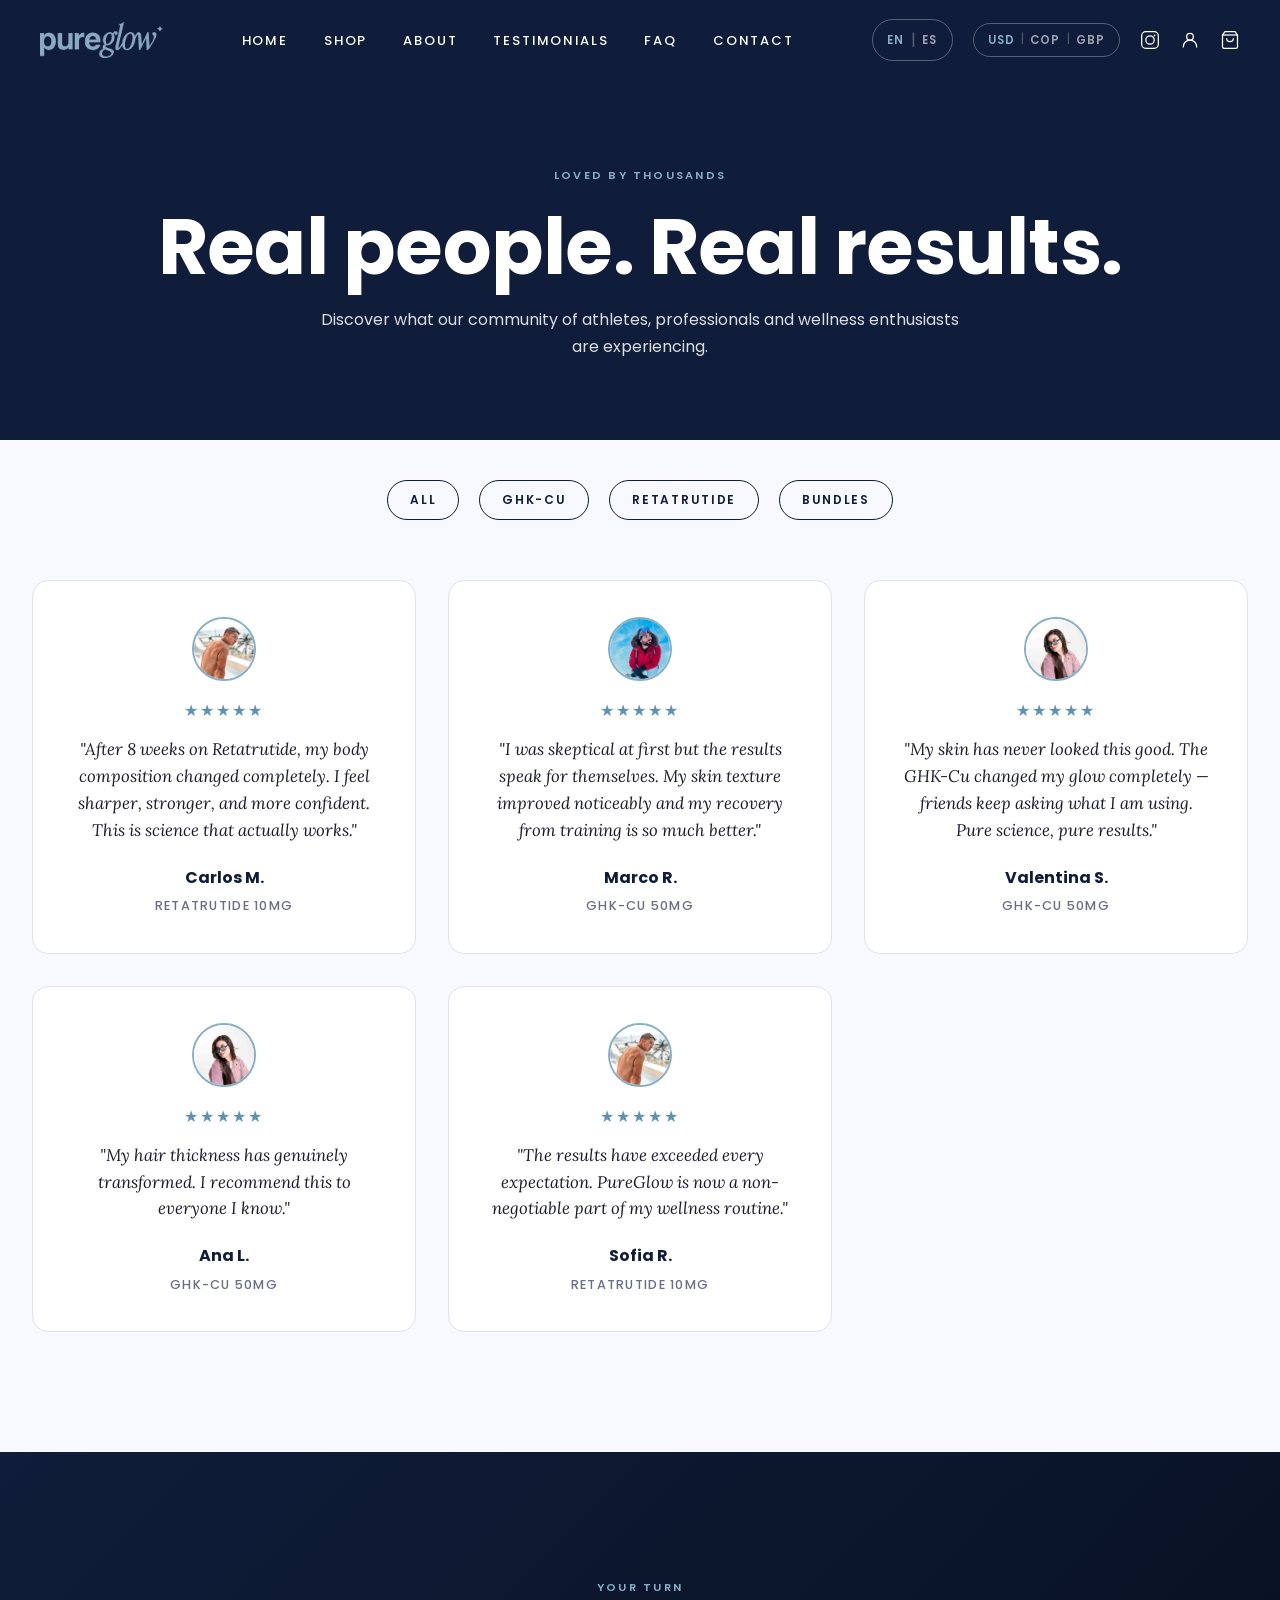
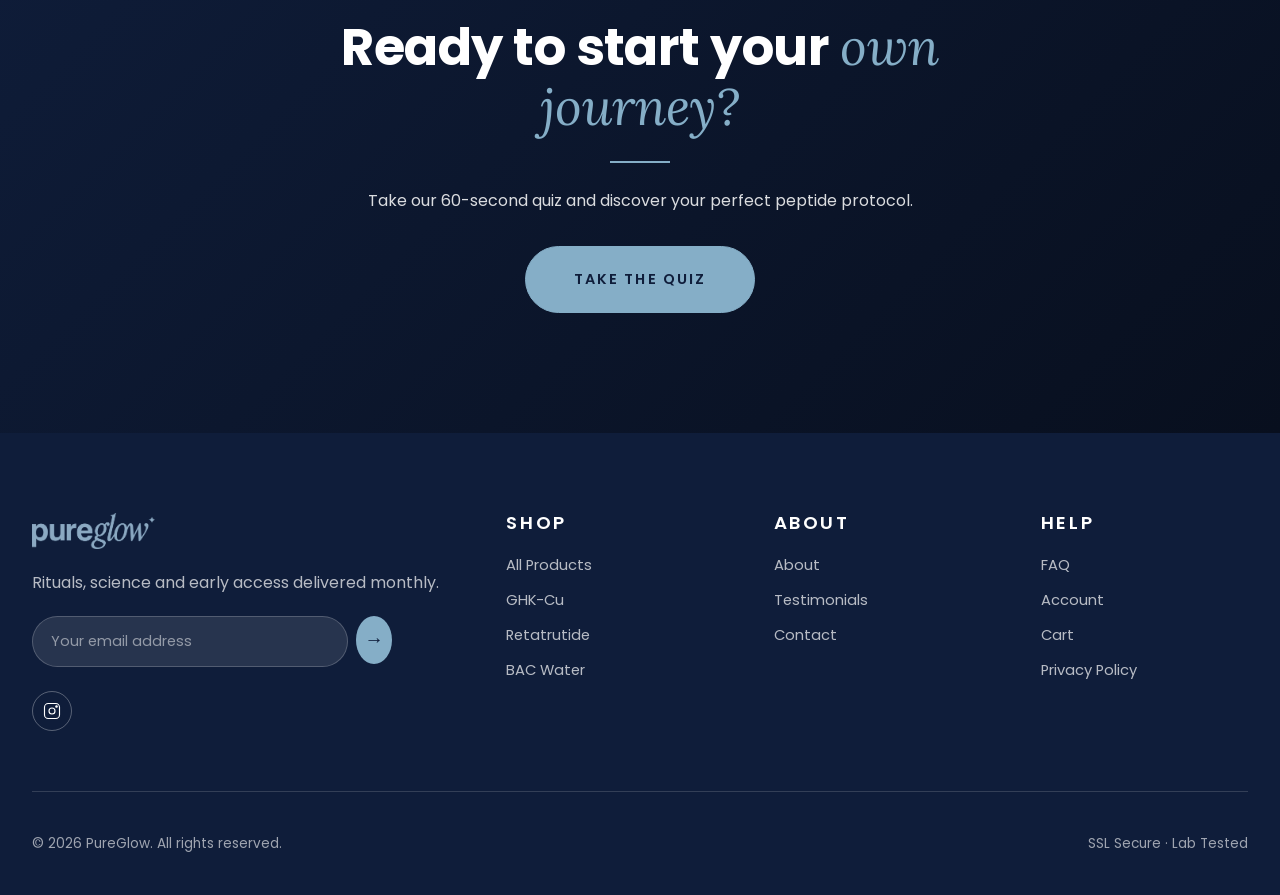
<file: testimonials.html>
<!DOCTYPE html>
<html lang="en">
<head>
<meta charset="UTF-8">
<meta name="viewport" content="width=device-width, initial-scale=1.0">
<title>Testimonials — PureGlow</title>
<link rel="stylesheet" href="css/style.css">
</head>
<body>
<nav class="nav">
  <div class="nav-inner">
    <a href="index.html" class="nav-logo"><img src="assets/images/logo-blue.png" alt="pureglow" style="height:36px"></a>
    <ul class="nav-menu">
      <li><a href="index.html" data-translate="nav.home">Home</a></li>
      <li><a href="shop.html" data-translate="nav.shop">Shop</a></li>
      <li><a href="about.html" data-translate="nav.about">About</a></li>
      <li><a href="testimonials.html" data-translate="nav.testimonials">Testimonials</a></li>
      <li><a href="faq.html" data-translate="nav.faq">FAQ</a></li>
      <li><a href="contact.html" data-translate="nav.contact">Contact</a></li>
          <li class="mobile-only-nav"><a href="cart.html" data-translate="nav.cart">Cart</a></li>
      <li class="mobile-only-nav" style="border-bottom:none">
        <div class="mobile-nav-controls">
          <div>
            <div class="mobile-controls-label">Language</div>
            <div class="mobile-lang-row">
              <button data-lang="en" class="mobile-ctrl-btn">EN &middot; English</button>
              <button data-lang="es" class="mobile-ctrl-btn">ES &middot; Espa&ntilde;ol</button>
            </div>
          </div>
          <div>
            <div class="mobile-controls-label">Currency</div>
            <div class="mobile-currency-row">
              <button class="currency-btn mobile-ctrl-btn" data-currency="USD">USD</button>
              <button class="currency-btn mobile-ctrl-btn" data-currency="COP">COP</button>
              <button class="currency-btn mobile-ctrl-btn" data-currency="GBP">GBP</button>
            </div>
          </div>
        </div>
      </li>
    </ul>
    <div class="nav-actions">
      <div class="lang-switcher"><button data-lang="en">EN</button><span class="sep">|</span><button data-lang="es">ES</button></div>
      <div class="currency-selector">
        <button class="currency-btn active" data-currency="USD">USD</button>
        <span class="sep">|</span>
        <button class="currency-btn" data-currency="COP">COP</button>
        <span class="sep">|</span>
        <button class="currency-btn" data-currency="GBP">GBP</button>
      </div>
      <a href="https://www.instagram.com/pureglow_col/" class="nav-icon" target="_blank" rel="noopener" title="Instagram">
        <svg viewBox="0 0 24 24" width="20" height="20" fill="none" stroke="currentColor" stroke-width="1.5"><rect x="2" y="2" width="20" height="20" rx="5"/><circle cx="12" cy="12" r="5"/><circle cx="17.5" cy="6.5" r="1" fill="currentColor" stroke="none"/></svg>
      </a>
      <a href="account.html" class="nav-icon"><svg viewBox="0 0 24 24" width="20" height="20" fill="none" stroke="currentColor" stroke-width="1.5"><circle cx="12" cy="8" r="4"/><path d="M4 21v-1a8 8 0 0116 0v1"/></svg></a>
      <a href="#" class="nav-icon" data-open-cart><svg viewBox="0 0 24 24" width="20" height="20" fill="none" stroke="currentColor" stroke-width="1.5"><path d="M6 2L3 6v14a2 2 0 002 2h14a2 2 0 002-2V6l-3-4z"/><line x1="3" y1="6" x2="21" y2="6"/><path d="M16 10a4 4 0 01-8 0"/></svg><span class="cart-badge">0</span></a>
      <button class="hamburger"><span></span><span></span><span></span></button>
    </div>
  </div>
</nav>

<header class="page-header">
  <div class="container">
    <div class="eyebrow" data-translate="testi.eyebrow">Loved By Thousands</div>
    <h1 data-translate="testi.title">Real people. Real results.</h1>
    <p>Discover what our community of athletes, professionals and wellness enthusiasts are experiencing.</p>
  </div>
</header>

<section class="section" style="padding-top:40px">
  <div class="container">
    <div style="display:flex;justify-content:center;gap:20px;margin-bottom:60px;flex-wrap:wrap">
      <button class="btn btn-outline btn-sm">All</button>
      <button class="btn btn-outline btn-sm">GHK-Cu</button>
      <button class="btn btn-outline btn-sm">Retatrutide</button>
      <button class="btn btn-outline btn-sm">Bundles</button>
    </div>
    <div id="testimonials-page-grid" style="display:grid;grid-template-columns:repeat(3,1fr);gap:32px"></div>
  </div>
</section>

<section class="quiz-teaser fade-in" style="margin-top:0">
  <div class="container-narrow text-center">
    <div class="eyebrow" style="color:var(--color-lime)">Your Turn</div>
    <h2 style="color:var(--color-white)">Ready to start your <em>own journey?</em></h2>
    <div class="divider"></div>
    <p style="color:rgba(255,255,255,0.85);margin-bottom:32px">Take our 60-second quiz and discover your perfect peptide protocol.</p>
    <a href="quiz.html" class="btn btn-accent btn-lg" data-translate="quiz.cta">Take the Quiz</a>
  </div>
</section>

<footer class="footer">
  <div class="container">
    <div class="footer-grid">
      <div>
        <div class="footer-logo"><img src="assets/images/logo-blue.png" alt="pureglow" style="height:36px"></div>
        <p data-translate="f.newsletter.sub">Rituals, science and early access delivered monthly.</p>
        <form class="newsletter-form" onsubmit="return submitNewsletter(event)"><input type="email" placeholder="Email address" data-translate-placeholder="nl.placeholder" required><button type="submit">&#8594;</button></form>
        <div class="footer-social">
          <a href="https://www.instagram.com/pureglow_col/" target="_blank" rel="noopener"><svg viewBox="0 0 24 24" width="18" height="18" fill="none" stroke="currentColor" stroke-width="1.5"><rect x="2" y="2" width="20" height="20" rx="5"/><circle cx="12" cy="12" r="4"/><circle cx="18" cy="6" r="1" fill="currentColor"/></svg></a>
        </div>
      </div>
      <div><h5 data-translate="f.shop">Shop</h5><ul><li><a href="shop.html">All Products</a></li><li><a href="product-ghkcu.html">GHK-Cu</a></li><li><a href="product-retatrutide.html">Retatrutide</a></li><li><a href="product-bacwater.html">BAC Water</a></li></ul></div>
      <div><h5 data-translate="f.about">About</h5><ul><li><a href="about.html" data-translate="nav.about">About</a></li><li><a href="testimonials.html" data-translate="nav.testimonials">Testimonials</a></li><li><a href="contact.html" data-translate="nav.contact">Contact</a></li></ul></div>
      <div><h5 data-translate="f.help">Help</h5><ul><li><a href="faq.html" data-translate="nav.faq">FAQ</a></li><li><a href="account.html" data-translate="nav.account">Account</a></li><li><a href="cart.html" data-translate="nav.cart">Cart</a></li><li><a href="#" data-translate="f.privacy">Privacy Policy</a></li></ul></div>
    </div>
    <div class="footer-bottom"><div data-translate="f.rights">&#169; 2026 PureGlow. All rights reserved.</div><div>SSL Secure · Lab Tested</div></div>
  </div>
</footer>

<div class="cart-overlay"></div>
<aside class="cart-sidebar">
  <div class="cart-header"><h3 data-translate="cart.title">Your Bag</h3><button class="cart-close">&#215;</button></div>
  <div class="cart-items"></div>
  <div class="cart-footer">
    <div class="cart-subtotal"><span data-translate="cart.subtotal">Subtotal</span><span class="subtotal-val">$0.00</span></div>
    <div class="cart-subtotal total"><span data-translate="cart.total">Total</span><span class="total-val">$0.00</span></div>
    <a href="checkout.html" class="btn btn-primary btn-block" style="margin-top:16px" data-translate="cart.checkout">Checkout</a>
  </div>
</aside>

<div class="cookie-consent" id="cookie-consent"><p data-translate="cookie.text">We use cookies to elevate your experience.</p><button class="btn btn-accent btn-sm" onclick="acceptCookies()" data-translate="cookie.accept">Accept</button></div>

<script src="js/translations.js"></script>
<script src="js/currency.js"></script>
<script src="js/cart.js"></script>
<script src="js/main.js"></script>
</body>
</html>
</file>
<file: css/style.css>
/* ==========================================================================
   PUREGLOW - Premium Peptide Wellness E-commerce
   ========================================================================== */

@import url('https://fonts.googleapis.com/css2?family=Poppins:wght@300;400;500;600;700;800&family=Lora:ital,wght@0,400;0,600;1,400;1,600&display=swap');

:root {
  --color-navy: #0F1D3A;
  --color-navy-dark: #080F1E;
  --color-orchid: #85AEC7;
  --color-orchid-dark: #5C93B0;
  --color-lime: #85AEC7;
  --color-black: #000000;
  --color-white: #ffffff;
  --color-bg: #f8f8ff;
  --color-gray: #f0f0f8;
  --color-gray-dark: #d8d8e8;
  --color-text: #1a1a2e;
  --color-text-muted: #6b6b8a;
  --color-border: #e0e0f0;
  --color-success: #4A7C59;
  --color-error: #9B3A3A;

  /* Legacy fallbacks used by some inline styles */
  --color-ivory: var(--color-bg);
  --color-cream: var(--color-gray);
  --color-sand: var(--color-gray-dark);
  --color-taupe: var(--color-text-muted);
  --color-gold: var(--color-orchid);
  --color-gold-dark: var(--color-orchid-dark);
  --color-dark: var(--color-navy);
  --color-text-light: var(--color-text-muted);

  --font-heading: 'Poppins', sans-serif;
  --font-serif: 'Lora', serif;
  --font-body: 'Poppins', sans-serif;

  --nav-height: 80px;
  --nav-height-scrolled: 64px;

  --transition-base: 0.35s cubic-bezier(0.4, 0, 0.2, 1);
  --transition-slow: 0.6s cubic-bezier(0.4, 0, 0.2, 1);

  --shadow-sm: 0 2px 8px rgba(15,29,58,0.05);
  --shadow-md: 0 8px 24px rgba(15,29,58,0.10);
  --shadow-lg: 0 20px 48px rgba(15,29,58,0.15);
}

@keyframes slideInMenu {
  from { opacity: 0; transform: translateY(-12px); }
  to   { opacity: 1; transform: translateY(0); }
}

/* Reset */
*, *::before, *::after { box-sizing: border-box; margin: 0; padding: 0; }
html { scroll-behavior: smooth; -webkit-text-size-adjust: 100%; }
body {
  font-family: var(--font-body);
  font-size: 16px;
  line-height: 1.7;
  color: var(--color-text);
  background: var(--color-bg);
  overflow-x: hidden;
  font-weight: 400;
  -webkit-font-smoothing: antialiased;
  -moz-osx-font-smoothing: grayscale;
}
img, video { max-width: 100%; display: block; }
a { color: inherit; text-decoration: none; transition: color var(--transition-base); }
button { font-family: inherit; cursor: pointer; border: none; background: none; color: inherit; }
ul { list-style: none; }

/* Typography */
h1, h2, h3, h4, h5, h6 {
  font-family: var(--font-heading);
  font-weight: 700;
  line-height: 1.1;
  letter-spacing: -0.01em;
  color: var(--color-text);
}
h1 { font-size: clamp(2.5rem, 5.5vw, 5rem); font-weight: 700; line-height: 1.1; }
h2 { font-size: clamp(2rem, 4vw, 3.5rem); font-weight: 700; line-height: 1.15; }
h3 { font-size: clamp(1.4rem, 2.5vw, 2rem); font-weight: 600; }
h4 { font-size: 1.3rem; font-weight: 600; }
h5 { font-size: 1.15rem; letter-spacing: 0.06em; text-transform: uppercase; font-family: var(--font-body); font-weight: 600; }
p { color: var(--color-text-muted); }

em, .serif-italic, .display-italic {
  font-family: var(--font-serif);
  font-style: italic;
  font-weight: 400;
  letter-spacing: 0;
}

.hero-content h1 em { font-family: 'Lora', serif; font-style: italic; font-weight: 400; }

.eyebrow {
  font-family: var(--font-body);
  font-size: 0.7rem;
  font-weight: 600;
  letter-spacing: 0.2em;
  text-transform: uppercase;
  color: var(--color-orchid-dark);
  margin-bottom: 20px;
  display: inline-block;
}
.divider {
  width: 60px;
  height: 2px;
  background: var(--color-orchid);
  margin: 24px auto;
}

/* Logo — baby blue only */
.nav-logo img { height: 36px; width: auto; display: block; }

/* Testimonial photo */
.testimonial-photo {
  width: 64px;
  height: 64px;
  border-radius: 50%;
  overflow: hidden;
  margin: 0 auto 16px;
  border: 2px solid var(--color-orchid);
  flex-shrink: 0;
}
.testimonial-photo img {
  width: 100%;
  height: 100%;
  object-fit: cover;
  object-position: center top;
}

/* Brand lifestyle responsive */
@media (max-width: 768px) {
  .brand-lifestyle-layout { grid-template-columns: 1fr !important; gap: 40px !important; }
}

/* Section variants */
.section-orchid {
  background: var(--color-orchid);
  color: var(--color-navy);
}
.section-lime {
  background: var(--color-lime);
  color: var(--color-navy);
}

/* Container */
.container { max-width: 1280px; margin: 0 auto; padding: 0 32px; }
.container-narrow { max-width: 800px; margin: 0 auto; padding: 0 32px; }
.text-center { text-align: center; }

/* Sections */
.section { padding: 120px 0; }
.section-sm { padding: 80px 0; }
.section-gray { background: var(--color-gray); }
.section-navy { background: var(--color-navy); color: var(--color-white); }
.section-navy h1, .section-navy h2, .section-navy h3, .section-navy h4, .section-navy h5 { color: var(--color-white); }
.section-navy p { color: rgba(255,255,255,0.8); }
.section-navy .eyebrow { color: var(--color-lime); }
.section-navy .divider { background: var(--color-orchid); }

.section-header { text-align: center; max-width: 720px; margin: 0 auto 72px; }
.section-header p { font-size: 1.125rem; margin-top: 16px; }

/* Buttons */
.btn {
  display: inline-flex;
  align-items: center;
  justify-content: center;
  gap: 10px;
  padding: 16px 36px;
  font-family: var(--font-body);
  font-size: 0.85rem;
  font-weight: 600;
  letter-spacing: 0.14em;
  text-transform: uppercase;
  border-radius: 999px;
  transition: all var(--transition-base);
  cursor: pointer;
  border: 1.5px solid transparent;
  white-space: nowrap;
}
.btn-lg { padding: 20px 48px; font-size: 0.9rem; }
.btn-sm { padding: 10px 22px; font-size: 0.75rem; }
.btn-block { width: 100%; }

.btn-primary {
  background: var(--color-navy);
  color: var(--color-white);
  border-color: var(--color-navy);
}
.btn-primary:hover {
  background: var(--color-orchid);
  border-color: var(--color-orchid);
  color: var(--color-navy);
  transform: translateY(-2px);
  box-shadow: var(--shadow-md);
}

.btn-outline {
  background: transparent;
  color: var(--color-navy);
  border-color: var(--color-navy);
}
.btn-outline:hover {
  background: var(--color-navy);
  color: var(--color-white);
  transform: translateY(-2px);
}

.btn-outline-white, .btn-outline-light {
  background: transparent;
  color: var(--color-white);
  border-color: var(--color-white);
}
.btn-outline-white:hover, .btn-outline-light:hover {
  background: var(--color-white);
  color: var(--color-navy);
  transform: translateY(-2px);
}

.btn-accent {
  background: var(--color-orchid);
  color: var(--color-navy);
  border-color: var(--color-orchid);
}
.btn-accent:hover {
  background: var(--color-navy);
  color: var(--color-white);
  border-color: var(--color-navy);
}

/* NAV */
.nav {
  position: fixed;
  top: 0; left: 0; right: 0;
  height: var(--nav-height);
  z-index: 1000;
  background: rgba(15,29,58,0.0);
  transition: all var(--transition-base);
  backdrop-filter: blur(0);
}
.nav.scrolled, .nav.solid {
  background: var(--color-navy);
  height: var(--nav-height-scrolled);
  box-shadow: 0 2px 20px rgba(15,29,58,0.15);
}
.nav-inner {
  max-width: 1400px;
  margin: 0 auto;
  padding: 0 40px;
  height: 100%;
  display: flex;
  align-items: center;
  justify-content: space-between;
  gap: 32px;
}
.nav-logo {
  display: flex;
  align-items: center;
  flex-shrink: 0;
}
.nav-logo img { height: 36px; width: auto; }
.nav-menu {
  display: flex;
  gap: 36px;
  align-items: center;
}
.nav-menu a {
  color: var(--color-white);
  font-size: 0.82rem;
  font-weight: 500;
  letter-spacing: 0.14em;
  text-transform: uppercase;
  position: relative;
  padding: 6px 0;
}
.nav-menu a::after {
  content: '';
  position: absolute;
  left: 0; right: 0; bottom: 0;
  height: 1px;
  background: var(--color-orchid);
  transform: scaleX(0);
  transition: transform var(--transition-base);
  transform-origin: center;
}
.nav-menu a:hover { color: var(--color-orchid); }
.nav-menu a:hover::after { transform: scaleX(1); }

.nav-actions {
  display: flex;
  gap: 20px;
  align-items: center;
  color: var(--color-white);
}
.lang-switcher {
  display: flex;
  align-items: center;
  gap: 6px;
  padding: 6px 14px;
  border-radius: 999px;
  border: 1px solid rgba(255,255,255,0.3);
}
.lang-switcher button {
  font-size: 0.72rem;
  font-weight: 600;
  letter-spacing: 0.12em;
  color: rgba(255,255,255,0.6);
  transition: color var(--transition-base);
}
.lang-switcher button.active, .lang-switcher button:hover { color: var(--color-orchid); }
.lang-switcher .sep { color: rgba(255,255,255,0.3); }

/* Currency selector */
.currency-selector {
  display: flex;
  align-items: center;
  gap: 6px;
  padding: 6px 14px;
  border-radius: 999px;
  border: 1px solid rgba(255,255,255,0.3);
}
.currency-btn {
  font-size: 0.72rem;
  font-weight: 600;
  letter-spacing: 0.10em;
  color: rgba(255,255,255,0.6);
  transition: color var(--transition-base);
  background: none;
  border: none;
  cursor: pointer;
  font-family: inherit;
}
.currency-btn.active, .currency-btn:hover { color: var(--color-orchid); }
.currency-selector .sep { color: rgba(255,255,255,0.3); font-size: 0.72rem; }

/* Mobile-only nav items — always hidden (legacy, kept for compatibility) */
.mobile-only-nav { display: none !important; }

/* Mobile menu overlay backdrop */
.mobile-menu-overlay {
  display: none;
  position: fixed;
  inset: 0;
  background: rgba(8,15,30,0.6);
  z-index: 999;
  backdrop-filter: blur(4px);
  -webkit-backdrop-filter: blur(4px);
  opacity: 0;
  transition: opacity 0.35s ease;
}
.mobile-menu-overlay.open {
  display: block;
  opacity: 1;
}

@media (max-width: 768px) {
  /* ── Header ── */
  .nav-inner { padding: 0 16px; gap: 8px; }
  .nav-actions { gap: 6px; align-items: center; }

  /* Compact lang switcher — show in header */
  .nav-actions .lang-switcher {
    display: flex;
    border: none;
    padding: 0;
    gap: 2px;
    background: none;
  }
  .nav-actions .lang-switcher button {
    font-size: 0.62rem;
    font-weight: 700;
    letter-spacing: 0.08em;
    padding: 4px 5px;
    color: rgba(255,255,255,0.55);
  }
  .nav-actions .lang-switcher button.active { color: var(--color-orchid); }
  .nav-actions .lang-switcher .sep { display: none; }

  /* Compact currency switcher — show in header */
  .nav-actions .currency-selector {
    display: flex;
    border: none;
    padding: 0;
    gap: 1px;
    background: none;
  }
  .nav-actions .currency-selector .sep { display: none; }
  .nav-actions .currency-btn {
    font-size: 0.62rem;
    font-weight: 700;
    letter-spacing: 0.06em;
    padding: 4px 4px;
    color: rgba(255,255,255,0.55);
  }
  .nav-actions .currency-btn.active { color: var(--color-orchid); }

  /* Hide non-essential icons */
  .nav-actions a.nav-icon[title="Account"] { display: none; }
  .nav-actions a.nav-icon[title="Wishlist"] { display: none; }
  .nav-actions a.nav-icon[title="Instagram"] { display: none; }

  /* ── Drawer ── */
  .nav-menu {
    /* Override desktop flex */
    display: block !important;
    position: fixed;
    top: 0;
    right: 0;
    bottom: 0;
    left: auto;
    width: min(300px, 82vw);
    background: var(--color-navy-dark);
    padding: calc(var(--nav-height) + 40px) 0 48px;
    z-index: 1000;
    overflow-y: auto;
    /* Slide in from right */
    transform: translateX(110%);
    transition: transform 0.4s cubic-bezier(0.4, 0, 0.2, 1);
    box-shadow: -24px 0 80px rgba(0,0,0,0.45);
    animation: none !important;
  }
  .nav-menu.open {
    transform: translateX(0);
    animation: none !important;
  }
  .nav-menu li {
    width: 100%;
    border-bottom: 1px solid rgba(255,255,255,0.06);
  }
  .nav-menu li:first-child { border-top: 1px solid rgba(255,255,255,0.06); }
  .nav-menu a {
    display: block;
    padding: 20px 36px;
    font-size: 0.9rem;
    font-weight: 500;
    letter-spacing: 0.14em;
    text-transform: uppercase;
    color: rgba(255,255,255,0.8) !important;
    transition: all 0.2s ease;
  }
  .nav-menu a:hover {
    color: var(--color-orchid) !important;
    padding-left: 44px;
  }

  /* ── Hamburger ── */
  .hamburger { display: flex; gap: 4px; }
  .hamburger span { width: 20px; height: 1.5px; background: var(--color-white); }
  .hamburger.active span:nth-child(1) { transform: translateY(5.5px) rotate(45deg); }
  .hamburger.active span:nth-child(2) { opacity: 0; }
  .hamburger.active span:nth-child(3) { transform: translateY(-5.5px) rotate(-45deg); }
}

.nav-icon {
  position: relative;
  color: var(--color-white);
  display: flex;
  align-items: center;
  transition: color var(--transition-base);
}
.nav-icon:hover { color: var(--color-orchid); }
.cart-badge {
  position: absolute;
  top: -6px; right: -8px;
  min-width: 18px;
  height: 18px;
  padding: 0 5px;
  background: var(--color-orchid);
  color: var(--color-navy);
  border-radius: 999px;
  font-size: 0.65rem;
  font-weight: 700;
  display: flex;
  align-items: center;
  justify-content: center;
}
.hamburger {
  display: none;
  flex-direction: column;
  gap: 5px;
  padding: 6px;
  cursor: pointer;
  z-index: 1001;
  position: relative;
}
.hamburger span {
  width: 22px;
  height: 2px;
  background: var(--color-white);
  transition: all var(--transition-base);
  display: block;
}
.hamburger.active span:nth-child(1) { transform: translateY(7px) rotate(45deg); }
.hamburger.active span:nth-child(2) { opacity: 0; transform: scaleX(0); }
.hamburger.active span:nth-child(3) { transform: translateY(-7px) rotate(-45deg); }

/* Mobile menu overlay backdrop */
.mobile-menu-backdrop {
  display: none;
  position: fixed;
  inset: 0;
  background: rgba(0,0,0,0.4);
  z-index: 998;
  backdrop-filter: blur(2px);
  -webkit-backdrop-filter: blur(2px);
}

/* HERO */
.hero {
  min-height: 100vh;
  padding: calc(var(--nav-height) + 40px) 32px 80px;
  display: flex;
  align-items: center;
  justify-content: center;
  position: relative;
  background-image: url('../assets/images/hero-lifestyle.jpg');
  background-size: cover;
  background-position: center 72%;
  color: var(--color-white);
  overflow: hidden;
}
.hero::before, .hero-overlay {
  content: '';
  position: absolute;
  inset: 0;
  background: linear-gradient(135deg, rgba(15,29,58,0.82) 0%, rgba(0,0,0,0.55) 60%, rgba(15,29,58,0.72) 100%);
  z-index: 1;
}
.hero-overlay { background: linear-gradient(135deg, rgba(15,29,58,0.80) 0%, rgba(0,0,0,0.50) 60%, rgba(15,29,58,0.65) 100%); }
.hero-content {
  position: relative;
  z-index: 2;
  max-width: 900px;
  text-align: center;
}
.hero-content .eyebrow {
  color: var(--color-navy);
  background: var(--color-orchid);
  padding: 6px 18px;
  border-radius: 999px;
  display: inline-block;
}
.hero-content h1 {
  color: var(--color-white);
  margin-bottom: 28px;
  line-height: 0.95;
}
.hero-content h1 em {
  color: var(--color-orchid);
}
.hero-sub {
  font-size: 1.25rem;
  color: rgba(255,255,255,0.9);
  max-width: 620px;
  margin: 0 auto 40px;
  font-weight: 300;
}
.hero-ctas {
  display: flex;
  gap: 16px;
  justify-content: center;
  flex-wrap: wrap;
}
.hero-decor, .hero-line { display: none; }

/* PRODUCT GRID */
.product-grid {
  display: grid;
  grid-template-columns: repeat(auto-fit, minmax(300px, 1fr));
  gap: 40px;
}
.product-card {
  background: var(--color-white);
  border-radius: 16px;
  overflow: hidden;
  border: 1px solid var(--color-border);
  transition: all var(--transition-base);
  display: flex;
  flex-direction: column;
}
.product-card:hover {
  transform: translateY(-6px);
  box-shadow: var(--shadow-lg);
  border-color: var(--color-navy);
}
.product-image {
  position: relative;
  aspect-ratio: 1;
  overflow: hidden;
  background: var(--color-gray);
  display: flex;
  align-items: center;
  justify-content: center;
}
.product-image img {
  width: 100%;
  height: 100%;
  object-fit: contain;
  object-position: center center;
  transition: transform 0.5s ease;
  display: block;
  padding: 8px;
}
.product-card:hover .product-image img { transform: scale(1.06); }
.product-badge {
  position: absolute;
  top: 16px; left: 16px;
  background: var(--color-orchid);
  color: var(--color-navy);
  padding: 6px 14px;
  border-radius: 999px;
  font-size: 0.68rem;
  font-weight: 700;
  letter-spacing: 0.14em;
  z-index: 2;
}
.product-badge.gold, .product-badge.lime {
  background: var(--color-lime);
  color: var(--color-navy);
}
.product-wishlist {
  position: absolute;
  top: 16px; right: 16px;
  width: 36px; height: 36px;
  background: rgba(255,255,255,0.9);
  color: var(--color-navy);
  border-radius: 50%;
  display: flex;
  align-items: center;
  justify-content: center;
  z-index: 2;
  transition: all var(--transition-base);
}
.product-wishlist:hover, .product-wishlist.active {
  background: var(--color-orchid);
  color: var(--color-navy);
}
.product-name-overlay { display: none; }
.product-info {
  padding: 28px;
  flex: 1;
  display: flex;
  flex-direction: column;
}
.product-rating {
  color: var(--color-orchid-dark);
  font-size: 0.85rem;
  letter-spacing: 2px;
  margin-bottom: 8px;
}
.product-title {
  font-family: var(--font-heading);
  font-size: 1.75rem;
  margin-bottom: 10px;
  letter-spacing: 0.03em;
}
.product-desc {
  font-size: 0.95rem;
  margin-bottom: 20px;
  flex: 1;
}
.product-price {
  font-family: var(--font-serif);
  font-size: 1.75rem;
  color: var(--color-navy);
  font-weight: 500;
  margin-bottom: 20px;
}
.product-actions {
  display: flex;
  flex-direction: column;
  gap: 10px;
}
.product-quick-view {
  font-size: 0.78rem;
  font-weight: 600;
  letter-spacing: 0.14em;
  text-transform: uppercase;
  color: var(--color-navy);
  text-align: center;
  padding: 8px;
  transition: color var(--transition-base);
}
.product-quick-view:hover { color: var(--color-orchid-dark); }

/* WHY CHOOSE US */
.why-grid {
  display: grid;
  grid-template-columns: repeat(auto-fit, minmax(280px, 1fr));
  gap: 32px;
}
.why-card {
  background: var(--color-white);
  padding: 40px 28px;
  border-radius: 16px;
  border: 1px solid var(--color-border);
  text-align: center;
  transition: all var(--transition-base);
}
.why-card:hover {
  transform: translateY(-4px);
  border-color: var(--color-orchid);
  box-shadow: var(--shadow-md);
}
.why-icon {
  width: 60px; height: 60px;
  background: var(--color-navy);
  color: var(--color-white);
  border-radius: 50%;
  display: flex;
  align-items: center;
  justify-content: center;
  margin: 0 auto 20px;
}
.why-icon svg { width: 28px; height: 28px; stroke-width: 1.5; }
.why-card h4 { margin-bottom: 12px; color: var(--color-navy); }
.why-card p { font-size: 0.95rem; }

/* STATS SECTION */
.stats-layout {
  display: grid;
  grid-template-columns: 1fr 1fr;
  gap: 80px;
  align-items: center;
}
.stats-image {
  border-radius: 16px;
  overflow: hidden;
  aspect-ratio: 4/5;
  box-shadow: var(--shadow-lg);
}
.stats-image img { width: 100%; height: 100%; object-fit: cover; }
.stats-content h2 { color: var(--color-white); margin-bottom: 40px; }
.stats-grid {
  display: flex;
  flex-direction: column;
  gap: 28px;
  margin-top: 40px;
}
.stat {
  display: flex;
  align-items: baseline;
  gap: 24px;
  padding-bottom: 24px;
  border-bottom: 1px solid rgba(255,255,255,0.15);
}
.stat-num {
  font-family: var(--font-heading);
  font-size: 4rem;
  color: var(--color-orchid);
  line-height: 1;
  min-width: 160px;
}
.stat p { color: rgba(255,255,255,0.85); font-size: 1.05rem; margin: 0; }

/* LIFESTYLE SPLIT */
.lifestyle-grid {
  display: grid;
  grid-template-columns: 1fr 1fr;
  gap: 80px;
  align-items: center;
}
.lifestyle-grid.reverse .lifestyle-img { order: 2; }
.lifestyle-img {
  width: 100%;
  aspect-ratio: 4/5;
  object-fit: cover;
  border-radius: 16px;
  box-shadow: var(--shadow-lg);
}
.lifestyle-text h2 { margin-bottom: 24px; color: var(--color-navy); }
.lifestyle-text .strike { text-decoration: line-through; color: var(--color-text-muted); font-weight: 300; }
.lifestyle-text p { font-size: 1.1rem; margin-bottom: 32px; }

/* LIFESTYLE (legacy full-width section) */
.lifestyle {
  position: relative;
  padding: 140px 32px;
  background: var(--color-navy);
  color: var(--color-white);
  text-align: center;
  overflow: hidden;
}
.lifestyle h2 { color: var(--color-white); }
.lifestyle p { color: rgba(255,255,255,0.85); }
.lifestyle .eyebrow { color: var(--color-lime); }
.lifestyle .divider { background: var(--color-orchid); }
.lifestyle-decor { display: none; }

/* BUNDLES */
.bundle-grid {
  display: grid;
  grid-template-columns: repeat(auto-fit, minmax(280px, 1fr));
  gap: 32px;
}
.bundle-card {
  background: var(--color-white);
  padding: 40px 32px;
  border-radius: 16px;
  border: 1px solid var(--color-border);
  text-align: center;
  position: relative;
  transition: all var(--transition-base);
}
.bundle-card:hover {
  transform: translateY(-6px);
  box-shadow: var(--shadow-lg);
  border-color: var(--color-navy);
}
.bundle-save {
  position: absolute;
  top: -14px; left: 50%;
  transform: translateX(-50%);
  background: var(--color-orchid);
  color: var(--color-navy);
  padding: 6px 18px;
  border-radius: 999px;
  font-size: 0.72rem;
  font-weight: 700;
  letter-spacing: 0.12em;
  text-transform: uppercase;
}
.bundle-icon {
  width: 72px; height: 72px;
  background: var(--color-navy);
  color: var(--color-white);
  border-radius: 50%;
  display: flex;
  align-items: center;
  justify-content: center;
  margin: 0 auto 20px;
}
.bundle-card h4 { color: var(--color-navy); margin-bottom: 10px; }
.bundle-card p { font-size: 0.95rem; margin-bottom: 20px; }
.bundle-price {
  font-family: var(--font-serif);
  font-size: 1.75rem;
  color: var(--color-navy);
  font-weight: 500;
  margin-bottom: 24px;
}
.bundle-price .old {
  text-decoration: line-through;
  color: var(--color-text-muted);
  font-size: 1.15rem;
  margin-right: 10px;
}

/* QUIZ TEASER */
.quiz-teaser {
  padding: 120px 32px;
  background: linear-gradient(135deg, var(--color-navy) 0%, var(--color-navy-dark) 100%);
  color: var(--color-white);
  text-align: center;
}
.quiz-teaser h2 { color: var(--color-white); }
.quiz-teaser h2 em { color: var(--color-orchid); }
.quiz-teaser p { color: rgba(255,255,255,0.85); }
.quiz-teaser .eyebrow { color: var(--color-lime); }
.quiz-teaser .divider { background: var(--color-orchid); }

/* TESTIMONIALS */
.testimonials-scroll {
  display: flex;
  gap: 24px;
  overflow-x: auto;
  padding: 20px 32px 40px;
  scroll-snap-type: x mandatory;
  scrollbar-width: none;
}
.testimonials-scroll::-webkit-scrollbar { display: none; }
.testimonial-card {
  min-width: 380px;
  max-width: 420px;
  background: var(--color-white);
  padding: 36px;
  border-radius: 16px;
  border: 1px solid var(--color-border);
  scroll-snap-align: start;
  flex-shrink: 0;
}
.testimonial-card { text-align: center; }
.testimonial-card .stars,
.testimonial-stars,
.testimonial-rating { color: var(--color-orchid-dark); margin-bottom: 12px; letter-spacing: 2px; }
.testimonial-card p { font-family: var(--font-serif); font-style: italic; font-size: 1.05rem; color: var(--color-text); margin-bottom: 20px; line-height: 1.6; }
.testimonial-author { display: flex; flex-direction: column; align-items: center; gap: 4px; font-weight: 600; color: var(--color-navy); }
.testimonial-author strong, .testimonial-name { font-weight: 700; color: var(--color-navy); }
.testimonial-author span, .testimonial-meta { font-size: 0.8rem; color: var(--color-text-muted); font-weight: 500; text-transform: uppercase; letter-spacing: 0.1em; }
.testimonial-role { font-size: 0.85rem; color: var(--color-text-muted); }

/* TESTIMONIALS PAGE GRID */
#testimonials-page-grid {
  display: grid;
  grid-template-columns: repeat(3, 1fr);
  gap: 32px;
}
@media (max-width: 1024px) {
  #testimonials-page-grid { grid-template-columns: repeat(2, 1fr); }
}
@media (max-width: 640px) {
  #testimonials-page-grid { grid-template-columns: 1fr; }
}

/* SOCIAL GRID (legacy) */
.social-grid {
  display: grid;
  grid-template-columns: repeat(auto-fit, minmax(180px, 1fr));
  gap: 12px;
}
.social-tile {
  aspect-ratio: 1;
  background: var(--color-navy);
  border-radius: 12px;
  transition: transform var(--transition-base);
  background-size: cover;
  background-position: center;
}
.social-tile:hover { transform: scale(1.02); }

.instagram-preview {
  margin-top: 40px;
  border-radius: 16px;
  overflow: hidden;
  box-shadow: var(--shadow-lg);
}
.instagram-preview img { width: 100%; display: block; }

/* FOOTER */
.footer {
  background: var(--color-navy);
  color: var(--color-white);
  padding: 80px 0 40px;
}
.footer p, .footer li a { color: rgba(255,255,255,0.7); }
.footer a { transition: color var(--transition-base); }
.footer a:hover { color: var(--color-orchid); }
.footer h5 { color: var(--color-white); margin-bottom: 20px; font-family: var(--font-body); letter-spacing: 0.14em; }
.footer-grid {
  display: grid;
  grid-template-columns: 2fr 1fr 1fr 1fr;
  gap: 60px;
  margin-bottom: 60px;
}
.footer-grid ul li { margin-bottom: 10px; font-size: 0.92rem; }
.footer-logo {
  display: flex;
  align-items: center;
  margin-bottom: 20px;
}
.footer-logo img { height: 40px; }
.newsletter-form {
  display: flex;
  gap: 8px;
  margin-top: 20px;
  max-width: 360px;
}
.newsletter-form input {
  flex: 1;
  padding: 14px 18px;
  background: rgba(255,255,255,0.1);
  border: 1px solid rgba(255,255,255,0.2);
  border-radius: 999px;
  color: var(--color-white);
  font-family: inherit;
  font-size: 0.9rem;
  outline: none;
}
.newsletter-form input::placeholder { color: rgba(255,255,255,0.5); }
.newsletter-form input:focus { border-color: var(--color-orchid); }
.newsletter-form button {
  width: 48px; height: 48px;
  background: var(--color-orchid);
  color: var(--color-navy);
  border-radius: 50%;
  font-size: 1.2rem;
  font-weight: 700;
  transition: all var(--transition-base);
}
.newsletter-form button:hover { background: var(--color-white); transform: scale(1.05); }
.footer-social {
  display: flex;
  gap: 14px;
  margin-top: 24px;
}
.footer-social a {
  width: 40px; height: 40px;
  border: 1px solid rgba(255,255,255,0.3);
  border-radius: 50%;
  display: flex;
  align-items: center;
  justify-content: center;
  color: var(--color-white);
}
.footer-social a:hover { background: var(--color-orchid); border-color: var(--color-orchid); color: var(--color-navy); }
.footer-bottom {
  padding-top: 40px;
  border-top: 1px solid rgba(255,255,255,0.15);
  display: flex;
  justify-content: space-between;
  gap: 20px;
  font-size: 0.85rem;
  color: rgba(255,255,255,0.6);
  flex-wrap: wrap;
}

/* CART SIDEBAR */
.cart-overlay {
  position: fixed; inset: 0;
  background: rgba(0,1,60,0.5);
  z-index: 1998;
  opacity: 0;
  visibility: hidden;
  transition: all var(--transition-base);
}
.cart-overlay.active { opacity: 1; visibility: visible; }
.cart-sidebar {
  position: fixed;
  top: 0; right: 0;
  width: 100%;
  max-width: 440px;
  height: 100vh;
  background: var(--color-white);
  z-index: 1999;
  transform: translateX(100%);
  transition: transform var(--transition-base);
  display: flex;
  flex-direction: column;
}
.cart-sidebar.active { transform: translateX(0); }
.cart-header {
  padding: 28px;
  border-bottom: 1px solid var(--color-border);
  display: flex;
  justify-content: space-between;
  align-items: center;
}
.cart-header h3 { color: var(--color-navy); }
.cart-close { font-size: 2rem; color: var(--color-navy); line-height: 1; }
.cart-items {
  flex: 1;
  overflow-y: auto;
  padding: 20px 28px;
}
.cart-item {
  display: flex;
  gap: 16px;
  padding: 20px 0;
  border-bottom: 1px solid var(--color-border);
}
.cart-item-img {
  width: 80px; height: 80px;
  background: var(--color-gray);
  border-radius: 8px;
  flex-shrink: 0;
  overflow: hidden;
}
.cart-item-img img { width: 100%; height: 100%; object-fit: cover; }
.cart-item-info { flex: 1; }
.cart-item-name { font-weight: 600; color: var(--color-navy); margin-bottom: 4px; }
.cart-item-price { color: var(--color-text-muted); font-size: 0.9rem; }
.cart-item-qty { display: flex; align-items: center; gap: 10px; margin-top: 10px; }
.cart-item-qty button {
  width: 26px; height: 26px;
  border: 1px solid var(--color-border);
  border-radius: 50%;
  color: var(--color-navy);
}
.cart-remove { color: var(--color-error); font-size: 0.8rem; margin-top: 8px; }
.cart-footer {
  padding: 24px 28px;
  border-top: 1px solid var(--color-border);
  background: var(--color-bg);
}
.cart-subtotal { display: flex; justify-content: space-between; margin-bottom: 10px; font-size: 0.95rem; }
.cart-subtotal.total { font-size: 1.15rem; font-weight: 600; color: var(--color-navy); margin-top: 12px; padding-top: 12px; border-top: 1px solid var(--color-border); }
.cart-empty { text-align: center; padding: 60px 20px; color: var(--color-text-muted); }

/* MODAL */
.modal {
  position: fixed; inset: 0;
  background: rgba(0,1,60,0.6);
  z-index: 2000;
  display: none;
  align-items: center;
  justify-content: center;
  padding: 20px;
}
.modal.active { display: flex; }
.modal-content {
  background: var(--color-white);
  padding: 48px 40px;
  border-radius: 16px;
  max-width: 440px;
  width: 100%;
  text-align: center;
  position: relative;
}
.modal-close {
  position: absolute;
  top: 16px; right: 20px;
  font-size: 1.8rem;
  color: var(--color-navy);
}
.modal h3 { color: var(--color-navy); margin: 12px 0; }
.modal-form { margin-top: 20px; }
.modal-form input {
  width: 100%;
  padding: 14px 20px;
  border: 1px solid var(--color-border);
  border-radius: 999px;
  font-family: inherit;
  font-size: 0.95rem;
  margin-bottom: 12px;
  outline: none;
}
.modal-form input:focus { border-color: var(--color-navy); }

/* COOKIE CONSENT */
.cookie-consent {
  position: fixed;
  bottom: 20px; left: 20px;
  max-width: 400px;
  background: var(--color-navy);
  color: var(--color-white);
  padding: 20px;
  border-radius: 12px;
  z-index: 1500;
  display: none;
  gap: 16px;
  align-items: center;
  box-shadow: var(--shadow-lg);
}
.cookie-consent.active { display: flex; }
.cookie-consent p { color: rgba(255,255,255,0.85); font-size: 0.88rem; margin: 0; flex: 1; }

/* FADE IN */
.fade-in {
  opacity: 0;
  transform: translateY(30px);
  transition: all 0.8s cubic-bezier(0.16, 1, 0.3, 1);
}
.fade-in.visible {
  opacity: 1;
  transform: translateY(0);
}

/* PAGE HEADER (interior pages) */
.page-header {
  padding: calc(var(--nav-height) + 80px) 32px 80px;
  background: var(--color-navy);
  color: var(--color-white);
  text-align: center;
}
.page-header h1 {
  color: var(--color-white);
  font-size: clamp(3rem, 6vw, 5rem);
  margin-bottom: 16px;
}
.page-header h1 em { color: var(--color-orchid); }
.page-header p { color: rgba(255,255,255,0.85); max-width: 640px; margin: 0 auto; }
.page-header .eyebrow { color: var(--color-lime); }

/* PRODUCT DETAIL */
.product-detail {
  padding: calc(var(--nav-height) + 60px) 32px 100px;
}
.product-detail-grid {
  max-width: 1280px;
  margin: 0 auto;
  display: grid;
  grid-template-columns: 1.1fr 1fr;
  gap: 80px;
}
.product-gallery-main {
  aspect-ratio: 1;
  border-radius: 16px;
  overflow: hidden;
  background: var(--color-gray);
}
.product-gallery-main img { width: 100%; height: 100%; object-fit: cover; }
.product-gallery-thumbs {
  display: grid;
  grid-template-columns: repeat(4, 1fr);
  gap: 12px;
  margin-top: 16px;
}
.product-gallery-thumbs img {
  aspect-ratio: 1;
  object-fit: cover;
  border-radius: 8px;
  cursor: pointer;
  opacity: 0.7;
  transition: opacity var(--transition-base);
  border: 2px solid transparent;
}
.product-gallery-thumbs img:hover, .product-gallery-thumbs img.active { opacity: 1; border-color: var(--color-navy); }
.product-detail-info h1 { font-size: clamp(2.5rem, 5vw, 4rem); color: var(--color-navy); margin-bottom: 16px; }
.product-detail-price { font-family: var(--font-serif); font-size: 2.25rem; color: var(--color-navy); font-weight: 500; margin: 20px 0; }
.product-detail-desc { font-size: 1.05rem; margin: 20px 0 32px; }
.product-detail-features { margin: 32px 0; }
.product-detail-features li { padding: 10px 0; display: flex; gap: 12px; align-items: flex-start; }
.product-detail-features li::before { content: '✦'; color: var(--color-orchid-dark); font-weight: 700; }

/* FAQ */
.faq-list { max-width: 800px; margin: 0 auto; }
.faq-item {
  background: var(--color-white);
  border: 1px solid var(--color-border);
  border-radius: 12px;
  margin-bottom: 12px;
  overflow: hidden;
}
.faq-question {
  width: 100%;
  padding: 24px 28px;
  text-align: left;
  display: flex;
  justify-content: space-between;
  align-items: center;
  font-family: var(--font-heading);
  font-size: 1.25rem;
  color: var(--color-navy);
  letter-spacing: 0.03em;
}
.faq-toggle { font-size: 1.5rem; color: var(--color-orchid-dark); transition: transform var(--transition-base); }
.faq-item.active .faq-toggle { transform: rotate(45deg); }
.faq-answer {
  max-height: 0;
  overflow: hidden;
  transition: max-height 0.4s ease;
  padding: 0 28px;
}
.faq-item.active .faq-answer { max-height: 500px; padding-bottom: 24px; }

/* CONTACT FORM */
.contact-grid {
  display: grid;
  grid-template-columns: 1fr 1fr;
  gap: 80px;
  max-width: 1100px;
  margin: 0 auto;
  align-items: start;
}
.contact-form {
  display: flex;
  flex-direction: column;
  gap: 0;
}
.contact-form .form-row {
  display: grid;
  grid-template-columns: 1fr 1fr;
  gap: 24px;
}
.contact-form .form-group {
  display: flex;
  flex-direction: column;
  gap: 8px;
  margin-bottom: 24px;
}
.contact-form label {
  font-size: 0.82rem;
  font-weight: 600;
  letter-spacing: 0.1em;
  text-transform: uppercase;
  color: var(--color-navy);
}
.contact-form input,
.contact-form textarea,
.contact-form select {
  width: 100%;
  min-height: 48px;
  padding: 14px 20px;
  border: 1.5px solid var(--color-navy);
  border-radius: 12px;
  font-family: inherit;
  font-size: 0.95rem;
  outline: none;
  background: var(--color-white);
  color: var(--color-text);
  transition: border-color var(--transition-base), box-shadow var(--transition-base);
}
.contact-form input:focus,
.contact-form textarea:focus,
.contact-form select:focus {
  border-color: var(--color-orchid);
  box-shadow: 0 0 0 3px rgba(133,174,199,0.18);
}
.contact-form textarea {
  min-height: 160px;
  resize: vertical;
}
@media (max-width: 768px) {
  .contact-form .form-row { grid-template-columns: 1fr; gap: 0; }
}
.contact-info h4 { color: var(--color-navy); margin-bottom: 20px; }
.contact-info p { margin-bottom: 12px; }
.contact-info a { color: var(--color-orchid-dark); font-weight: 600; }

/* FORM ELEMENTS */
.form-group {
  display: flex;
  flex-direction: column;
  gap: 8px;
  margin-bottom: 20px;
}
.form-group label {
  font-size: 0.82rem;
  font-weight: 600;
  letter-spacing: 0.08em;
  text-transform: uppercase;
  color: var(--color-navy);
}
.form-group input,
.form-group textarea,
.form-group select {
  width: 100%;
  min-height: 48px;
  padding: 13px 18px;
  border: 1.5px solid var(--color-border);
  border-radius: 10px;
  font-family: inherit;
  font-size: 0.95rem;
  outline: none;
  background: var(--color-white);
  color: var(--color-text);
  transition: border-color var(--transition-base);
}
.form-group input:focus,
.form-group textarea:focus,
.form-group select:focus {
  border-color: var(--color-navy);
}
.form-row {
  display: grid;
  grid-template-columns: 1fr 1fr;
  gap: 20px;
}
@media (max-width: 640px) {
  .form-row { grid-template-columns: 1fr; }
}

/* QUIZ */
.quiz-container { max-width: 720px; margin: 0 auto; }
.quiz-progress { height: 4px; background: var(--color-gray); border-radius: 999px; overflow: hidden; margin-bottom: 40px; }
.quiz-progress-bar { height: 100%; background: var(--color-orchid); transition: width 0.4s ease; }
.quiz-step { display: none; }
.quiz-step.active { display: block; }
.quiz-step h3 { color: var(--color-navy); margin-bottom: 32px; text-align: center; }
.quiz-options { display: grid; gap: 12px; }
.quiz-option {
  padding: 20px 24px;
  background: var(--color-white);
  border: 1.5px solid var(--color-border);
  border-radius: 12px;
  cursor: pointer;
  transition: all var(--transition-base);
  text-align: left;
  font-size: 1rem;
  color: var(--color-text);
}
.quiz-option:hover, .quiz-option.selected {
  border-color: var(--color-navy);
  background: var(--color-navy);
  color: var(--color-white);
}

/* CHECKOUT / CART pages */
.cart-page-grid, .checkout-grid {
  display: grid;
  grid-template-columns: 2fr 1fr;
  gap: 60px;
  max-width: 1200px;
  margin: 0 auto;
}
.order-summary {
  background: var(--color-white);
  border: 1px solid var(--color-border);
  border-radius: 16px;
  padding: 32px;
  position: sticky;
  top: 100px;
  align-self: start;
}
.order-summary h4 { color: var(--color-navy); margin-bottom: 20px; }

/* ACCOUNT */
.account-grid {
  display: grid;
  grid-template-columns: 260px 1fr;
  gap: 40px;
  max-width: 1200px;
  margin: 0 auto;
}
.account-sidebar {
  background: var(--color-white);
  border: 1px solid var(--color-border);
  border-radius: 16px;
  padding: 24px;
}
.account-sidebar a {
  display: block;
  padding: 12px 16px;
  border-radius: 8px;
  color: var(--color-text-muted);
  font-weight: 500;
  font-size: 0.92rem;
}
.account-sidebar a.active, .account-sidebar a:hover { background: var(--color-navy); color: var(--color-white); }

/* BLOG */
.blog-grid {
  display: grid;
  grid-template-columns: repeat(auto-fit, minmax(300px, 1fr));
  gap: 40px;
}
.blog-card {
  background: var(--color-white);
  border-radius: 16px;
  overflow: hidden;
  border: 1px solid var(--color-border);
  transition: all var(--transition-base);
}
.blog-card:hover { transform: translateY(-6px); box-shadow: var(--shadow-lg); }
.blog-card-image {
  aspect-ratio: 4/3;
  background: var(--color-navy);
  background-size: cover;
  background-position: center;
}
.blog-card-body { padding: 28px; }
.blog-card h3 { color: var(--color-navy); font-size: 1.5rem; margin-bottom: 12px; }
.blog-card .meta { font-size: 0.8rem; color: var(--color-text-muted); text-transform: uppercase; letter-spacing: 0.14em; margin-bottom: 12px; }

/* RESPONSIVE */
@media (max-width: 1024px) {
  .hero { background-position: center 65%; }
  .footer-grid { grid-template-columns: 1fr 1fr; }
  .stats-layout, .lifestyle-grid { grid-template-columns: 1fr; gap: 40px; }
  .product-detail-grid { grid-template-columns: 1fr; gap: 40px; }
  .contact-grid, .cart-page-grid, .checkout-grid, .account-grid { grid-template-columns: 1fr; gap: 40px; }
  .account-sidebar { position: static; }
}
@media (max-width: 768px) {
  .section { padding: 80px 0; }
  .hero { padding: calc(var(--nav-height) + 20px) 20px 60px; background-position: center 30%; }
  .hero-sub { font-size: 1.05rem; }
  .container { padding: 0 20px; }
  .footer-grid { grid-template-columns: 1fr; gap: 40px; }
  .footer-bottom { flex-direction: column; text-align: center; }
  .stat { flex-direction: column; align-items: flex-start; gap: 8px; }
  .stat-num { min-width: 0; font-size: 3rem; }
  .testimonial-card { min-width: 300px; }
}


/* ==========================================================================
   LEGACY CLASS SHIMS - Support HTML using older class names with new palette
   ========================================================================== */

/* Legacy product-image-* classes rendered as background images */
.product-image-ghkcu,
.product-image-retatrutide,
.product-image-bacwater,
.product-image-bundle {
  background-size: cover;
  background-position: center center;
  background-repeat: no-repeat;
  background-color: var(--color-gray);
}
.product-image-ghkcu { background-image: url('../assets/images/ghkcu-studio.png'); background-size: contain; background-position: center center; background-color: #e8f0ff; }
.product-image-retatrutide { background-image: url('../assets/images/retatrutide-studio.png'); background-size: contain; background-position: center center; background-color: #dde8f0; }
.product-image-bacwater { background-image: url('../assets/images/bacwater-product.jpg'); background-size: cover; background-position: center center; }
.product-image-bundle {
  background-image: linear-gradient(135deg, var(--color-navy) 0%, var(--color-orchid-dark) 100%);
}
.product-name-overlay,
.overlay-name {
  position: absolute;
  bottom: 20px; left: 20px;
  color: var(--color-white);
  font-family: var(--font-heading);
  font-size: 1.5rem;
  letter-spacing: 0.04em;
  z-index: 2;
  text-shadow: 0 2px 12px rgba(0,0,0,0.4);
  display: none; /* hidden by default now that real product photos exist */
}

/* Breadcrumb */
.breadcrumb {
  font-size: 0.85rem;
  color: var(--color-text-muted);
  letter-spacing: 0.05em;
}
.breadcrumb a { color: var(--color-navy); font-weight: 500; }
.breadcrumb a:hover { color: var(--color-orchid-dark); }
.breadcrumb span { color: var(--color-text); }

/* PDP */
.pdp {
  display: grid;
  grid-template-columns: 1.1fr 1fr;
  gap: 80px;
  align-items: start;
}
.pdp-images { position: sticky; top: 100px; }
.pdp-main-image {
  aspect-ratio: 1;
  border-radius: 16px;
  overflow: hidden;
  position: relative;
  background-color: var(--color-gray);
  background-size: cover;
  background-position: center;
}
.pdp-thumbs {
  display: grid;
  grid-template-columns: repeat(4, 1fr);
  gap: 10px;
  margin-top: 14px;
}
.pdp-thumb {
  aspect-ratio: 1;
  border-radius: 8px;
  cursor: pointer;
  border: 2px solid transparent;
  background-color: var(--color-gray);
  background-size: cover;
  background-position: center;
  opacity: 0.75;
  transition: all var(--transition-base);
}
.pdp-thumb:hover, .pdp-thumb.active { opacity: 1; border-color: var(--color-navy); }
.pdp-info h1, .pdp-title { font-size: clamp(2.5rem, 4vw, 3.5rem); color: var(--color-navy); margin: 16px 0; }
.pdp-rating { color: var(--color-orchid-dark); letter-spacing: 2px; font-size: 0.9rem; }
.pdp-rating span { color: var(--color-text-muted); letter-spacing: 0.03em; margin-left: 8px; font-size: 0.85rem; }
.pdp-tagline { font-family: var(--font-serif); font-style: italic; font-size: 1.2rem; color: var(--color-text); margin-bottom: 24px; }
.pdp-price-block { margin: 24px 0; }
.pdp-price { font-family: var(--font-serif); font-size: 2.5rem; color: var(--color-navy); font-weight: 500; }
.sub-toggle { display: flex; flex-direction: column; gap: 10px; margin: 24px 0; }
.sub-option {
  display: block;
  padding: 18px 22px;
  border: 1.5px solid var(--color-border);
  border-radius: 12px;
  cursor: pointer;
  transition: all var(--transition-base);
  background: var(--color-white);
}
.sub-option:hover, .sub-option.active, .sub-option:has(input:checked) { border-color: var(--color-navy); }
.sub-option input { display: none; }
.sub-option-title { font-weight: 600; color: var(--color-navy); font-size: 0.95rem; }
.sub-option-price { font-family: var(--font-serif); font-size: 1.3rem; color: var(--color-navy); margin-top: 4px; font-weight: 500; }
.sub-option-meta { font-size: 0.78rem; color: var(--color-text-muted); margin-top: 6px; }
.pdp-actions { display: flex; gap: 12px; margin: 28px 0; flex-wrap: wrap; }
.pdp-actions .btn { flex: 1; min-width: 180px; }
.pdp-benefits { margin: 32px 0; }
.pdp-benefits li { padding: 10px 0; display: flex; gap: 12px; align-items: flex-start; color: var(--color-text); font-size: 0.95rem; }
.pdp-benefits li::before { content: '✦'; color: var(--color-orchid-dark); font-weight: 700; }
.trust-badges { display: grid; grid-template-columns: repeat(4, 1fr); gap: 16px; margin-top: 32px; padding-top: 32px; border-top: 1px solid var(--color-border); }
.trust-badge { text-align: center; font-size: 0.78rem; color: var(--color-text-muted); }
.trust-badge svg { width: 24px; height: 24px; color: var(--color-navy); margin: 0 auto 8px; display: block; }

/* Tabs */
.tabs { margin-top: 80px; }
.tab-nav {
  display: flex;
  gap: 8px;
  border-bottom: 1px solid var(--color-border);
  margin-bottom: 32px;
  flex-wrap: wrap;
}
.tab-nav button {
  padding: 14px 24px;
  font-size: 0.82rem;
  font-weight: 600;
  letter-spacing: 0.12em;
  text-transform: uppercase;
  color: var(--color-text-muted);
  border-bottom: 2px solid transparent;
  margin-bottom: -1px;
  transition: all var(--transition-base);
}
.tab-nav button:hover { color: var(--color-navy); }
.tab-nav button.active { color: var(--color-navy); border-bottom-color: var(--color-orchid); }
.tab-content { display: none; }
.tab-content.active { display: block; }
.tab-content p { margin-bottom: 16px; }

/* Reviews */
.review-list { display: grid; gap: 20px; max-width: 900px; margin: 0 auto; }
.review {
  padding: 28px;
  background: var(--color-white);
  border: 1px solid var(--color-border);
  border-radius: 12px;
}
.review-header { display: flex; justify-content: space-between; align-items: flex-start; margin-bottom: 12px; }
.review-author { font-weight: 600; color: var(--color-navy); }
.review-date { font-size: 0.8rem; color: var(--color-text-muted); }
.review-title { font-size: 1.15rem; color: var(--color-navy); margin: 8px 0; }
.review [style*="var(--color-orchid)"], .review [style*="color-gold"] { color: var(--color-orchid-dark) !important; }

/* Cart page items */
.cart-page-item {
  display: grid;
  grid-template-columns: 100px 1fr auto auto;
  gap: 20px;
  padding: 20px;
  background: var(--color-white);
  border: 1px solid var(--color-border);
  border-radius: 12px;
  align-items: center;
  margin-bottom: 12px;
}
.cart-row-image {
  width: 100px; height: 100px;
  border-radius: 8px;
  overflow: hidden;
  background: var(--color-gray);
  background-size: cover;
  background-position: center;
  color: transparent;
}

/* Shop page filters */
.shop-layout { display: grid; grid-template-columns: 260px 1fr; gap: 40px; }
.shop-filters { background: var(--color-white); border: 1px solid var(--color-border); border-radius: 12px; padding: 24px; position: sticky; top: 100px; align-self: start; }
.shop-filters h4 { color: var(--color-navy); font-size: 1rem; letter-spacing: 0.1em; text-transform: uppercase; font-family: var(--font-body); margin-bottom: 16px; }
.shop-filters label { display: block; padding: 6px 0; color: var(--color-text); font-size: 0.9rem; cursor: pointer; }
.shop-filters input[type="checkbox"], .shop-filters input[type="radio"] { accent-color: var(--color-navy); margin-right: 8px; }

/* Responsive shims */
@media (max-width: 1024px) {
  .pdp { grid-template-columns: 1fr; gap: 40px; }
  .pdp-images { position: static; }
  .shop-layout { grid-template-columns: 1fr; }
  .shop-filters { position: static; }
  .trust-badges { grid-template-columns: repeat(2, 1fr); }
}
</file>
